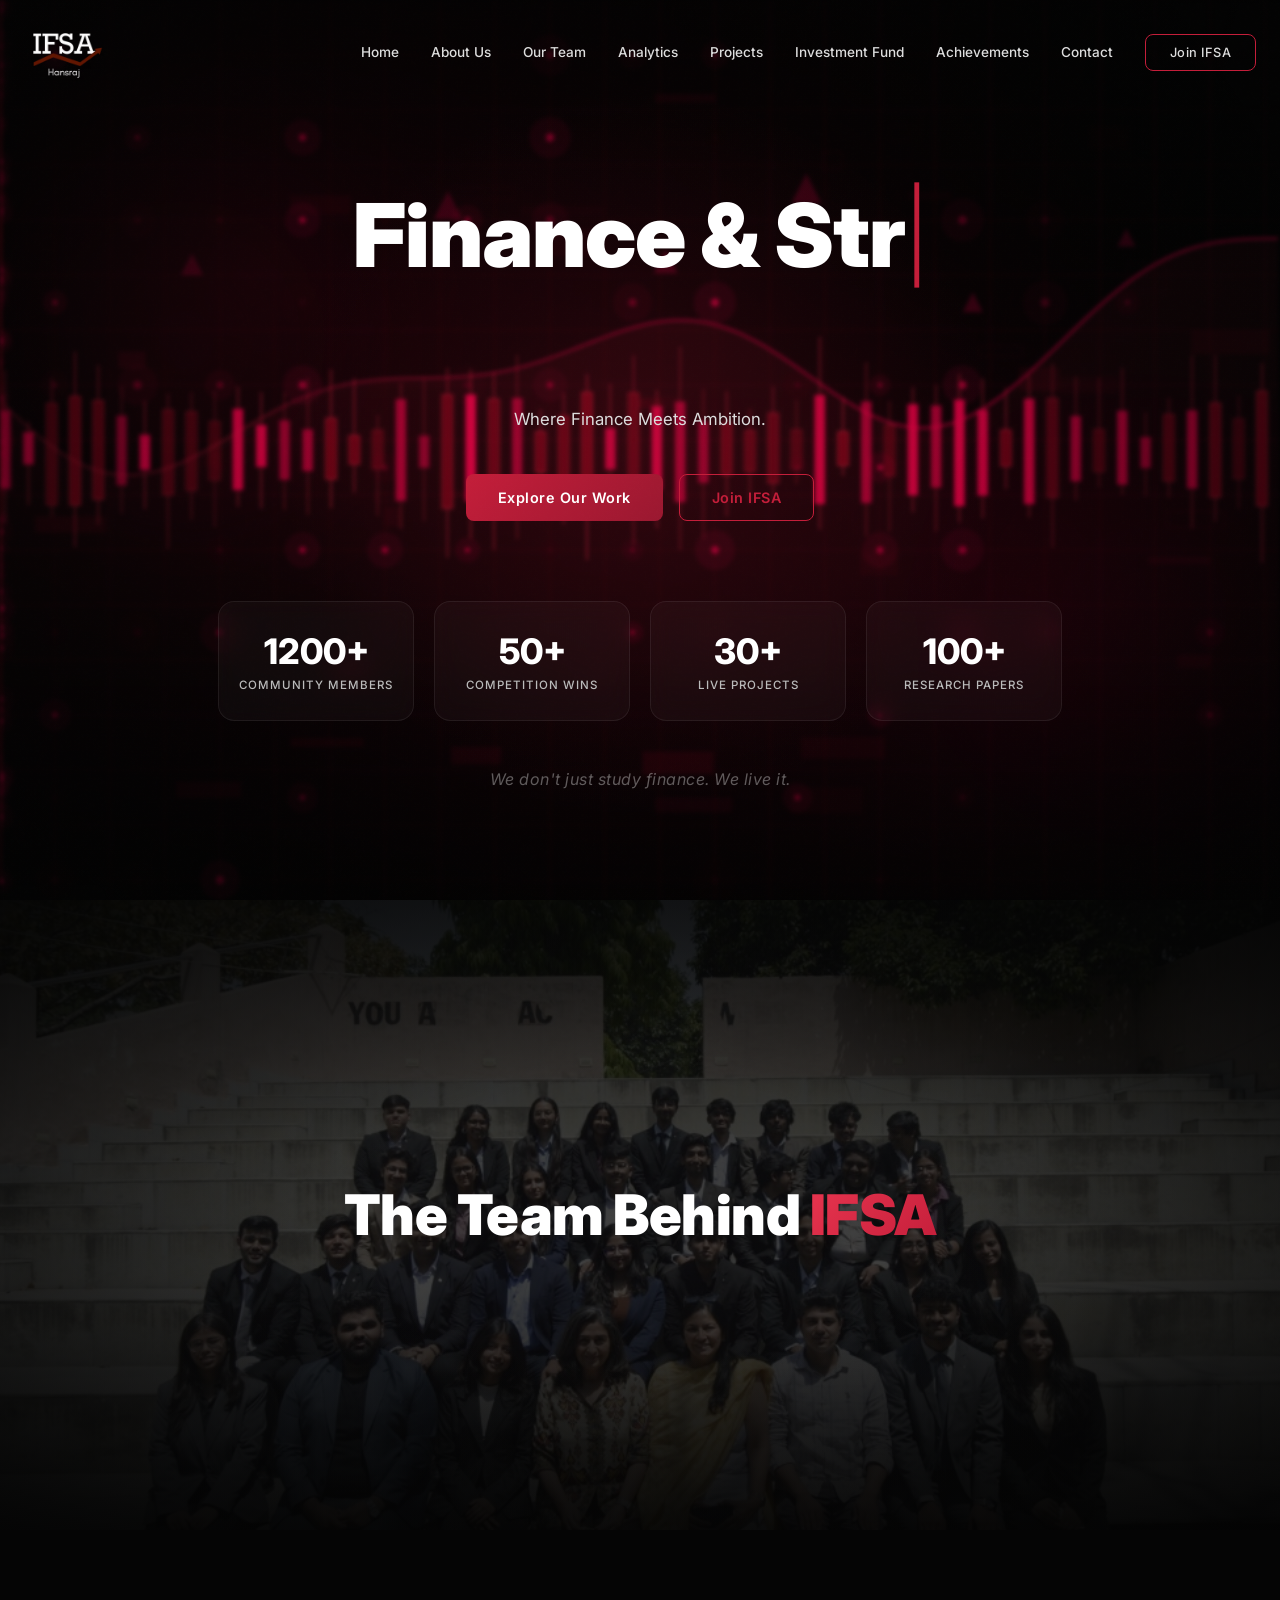
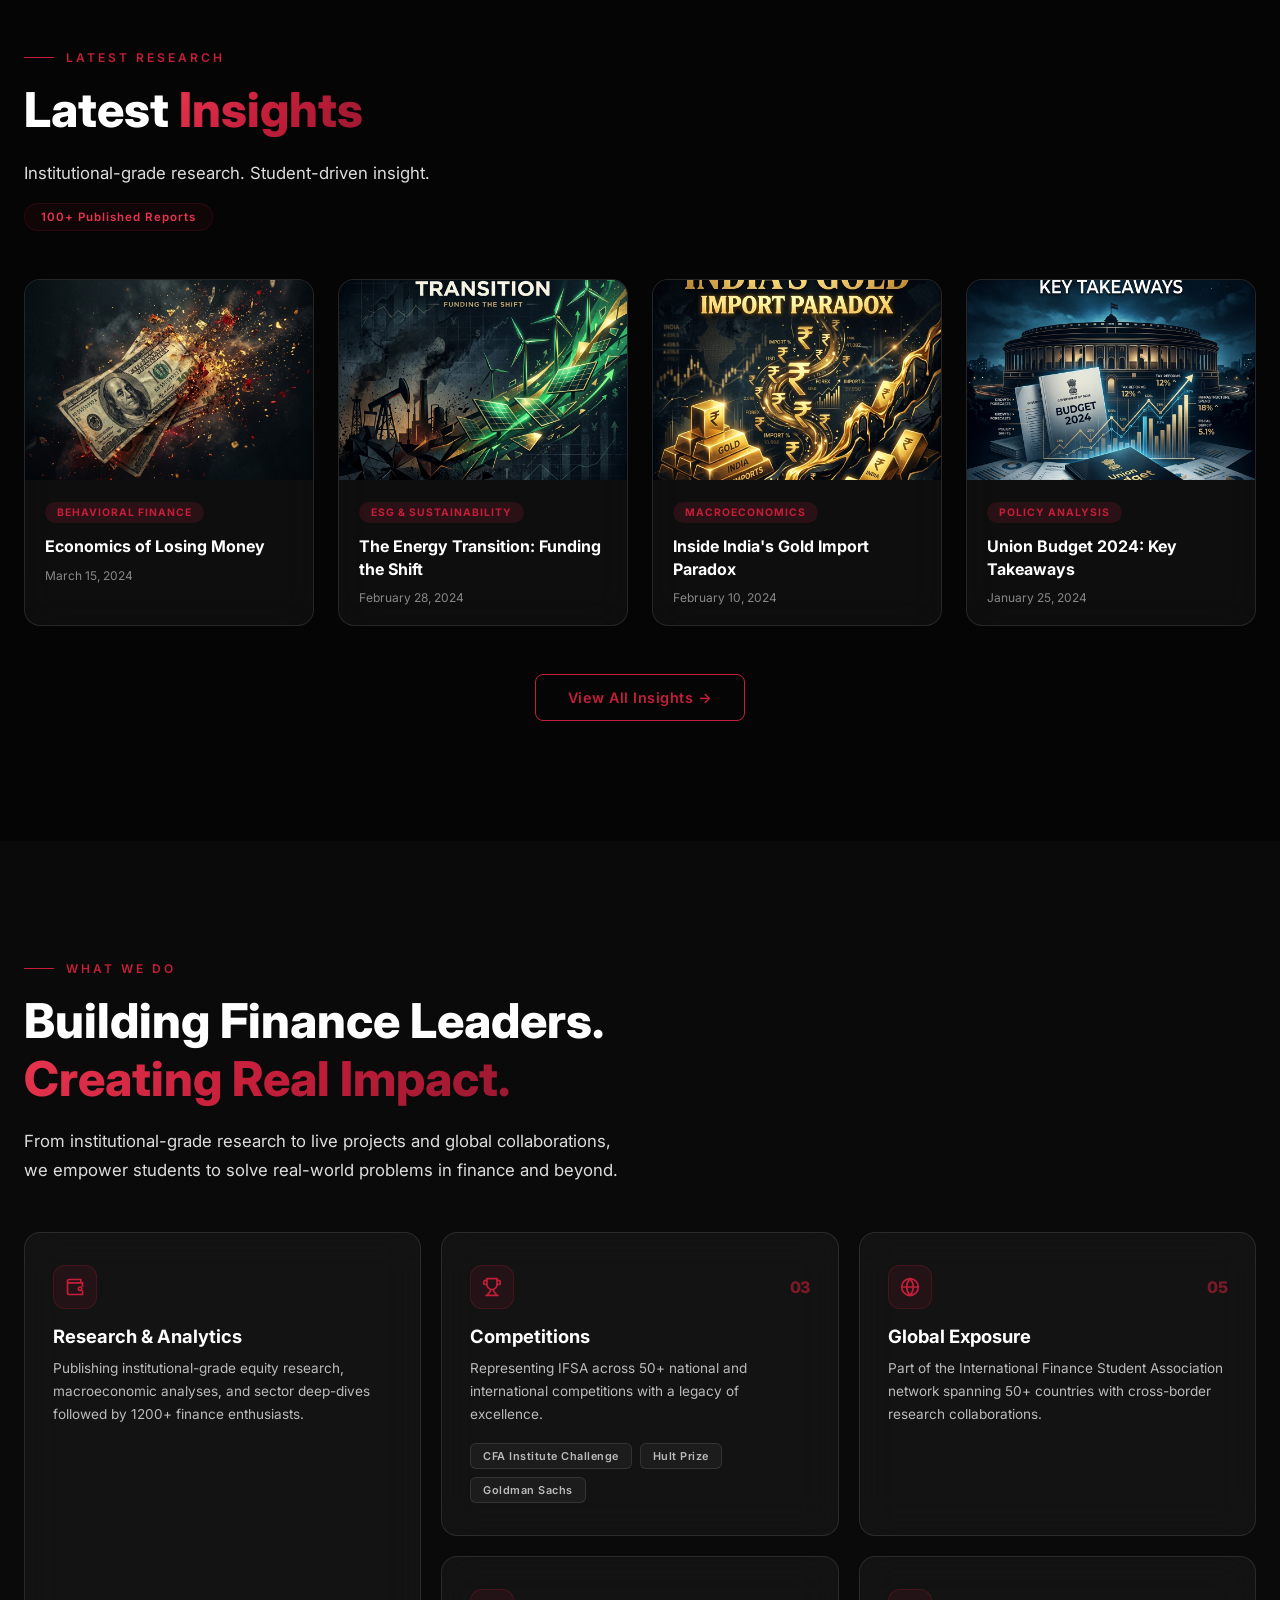
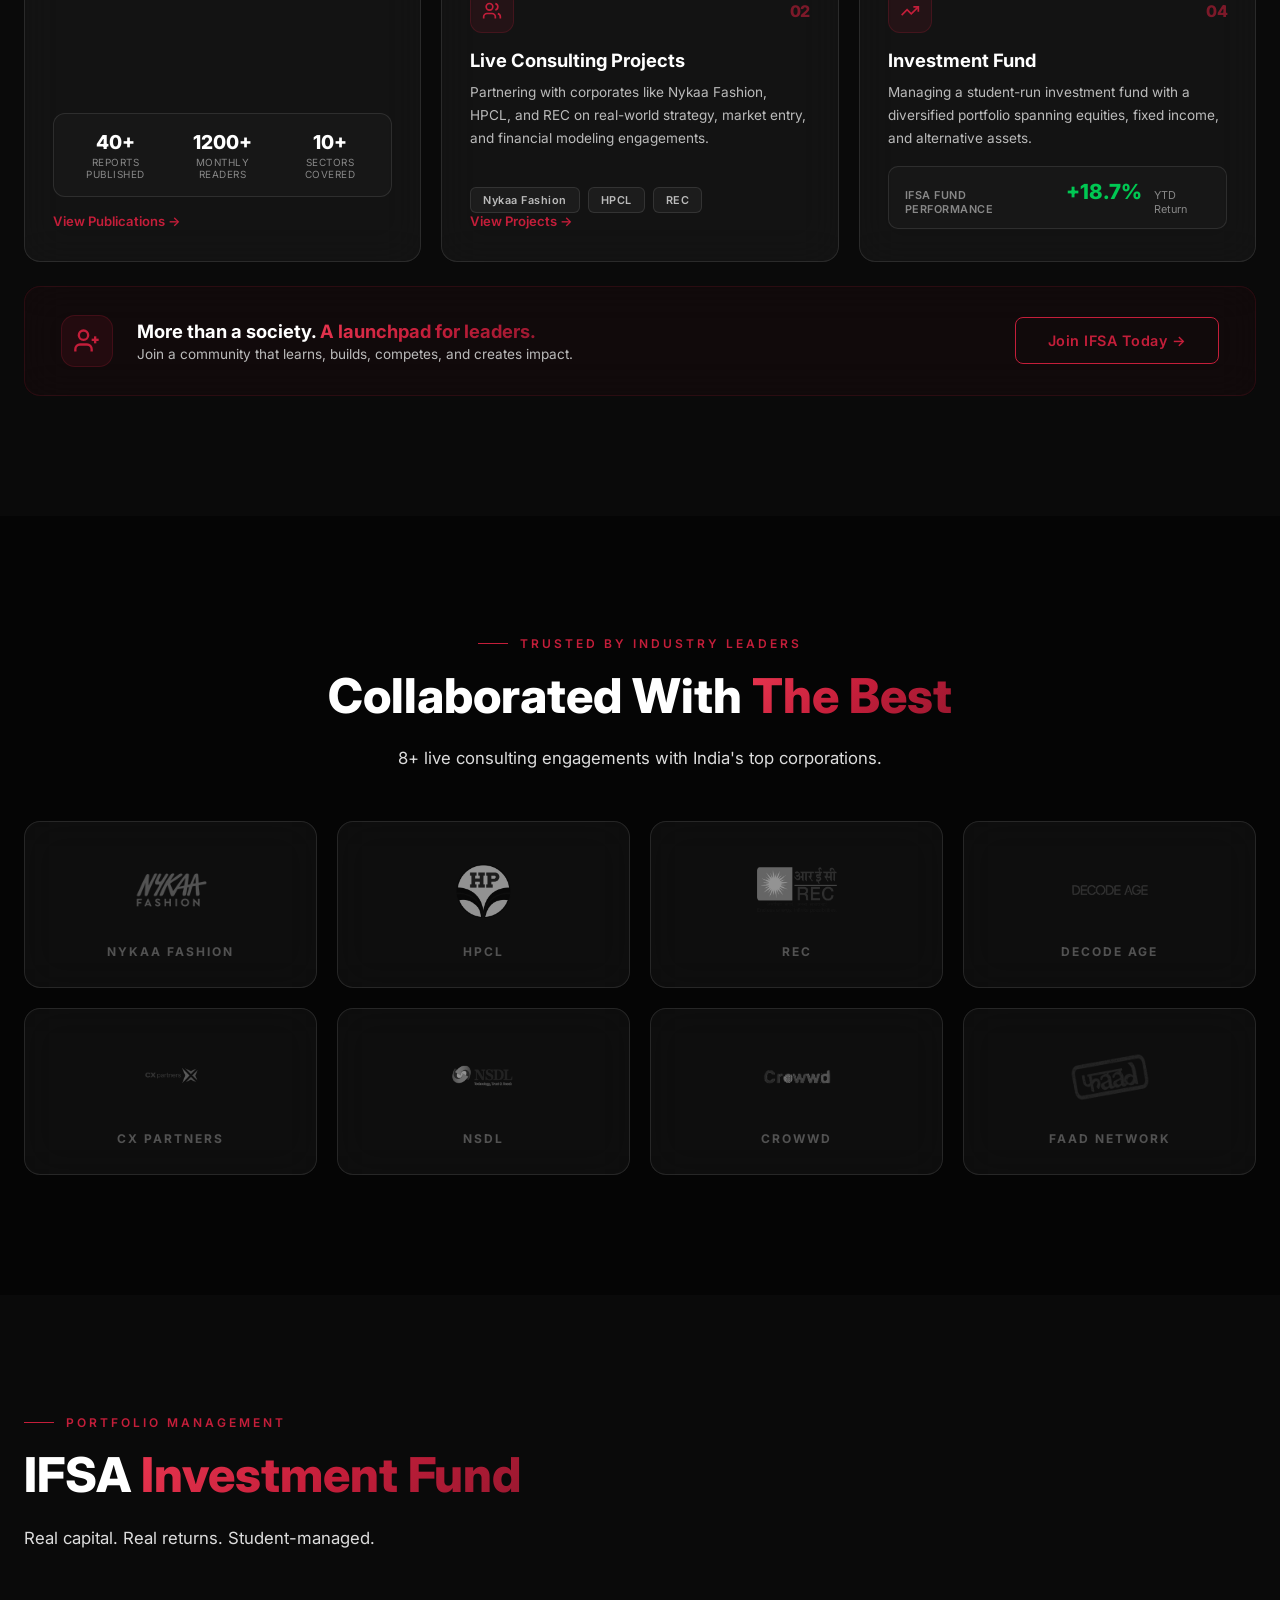
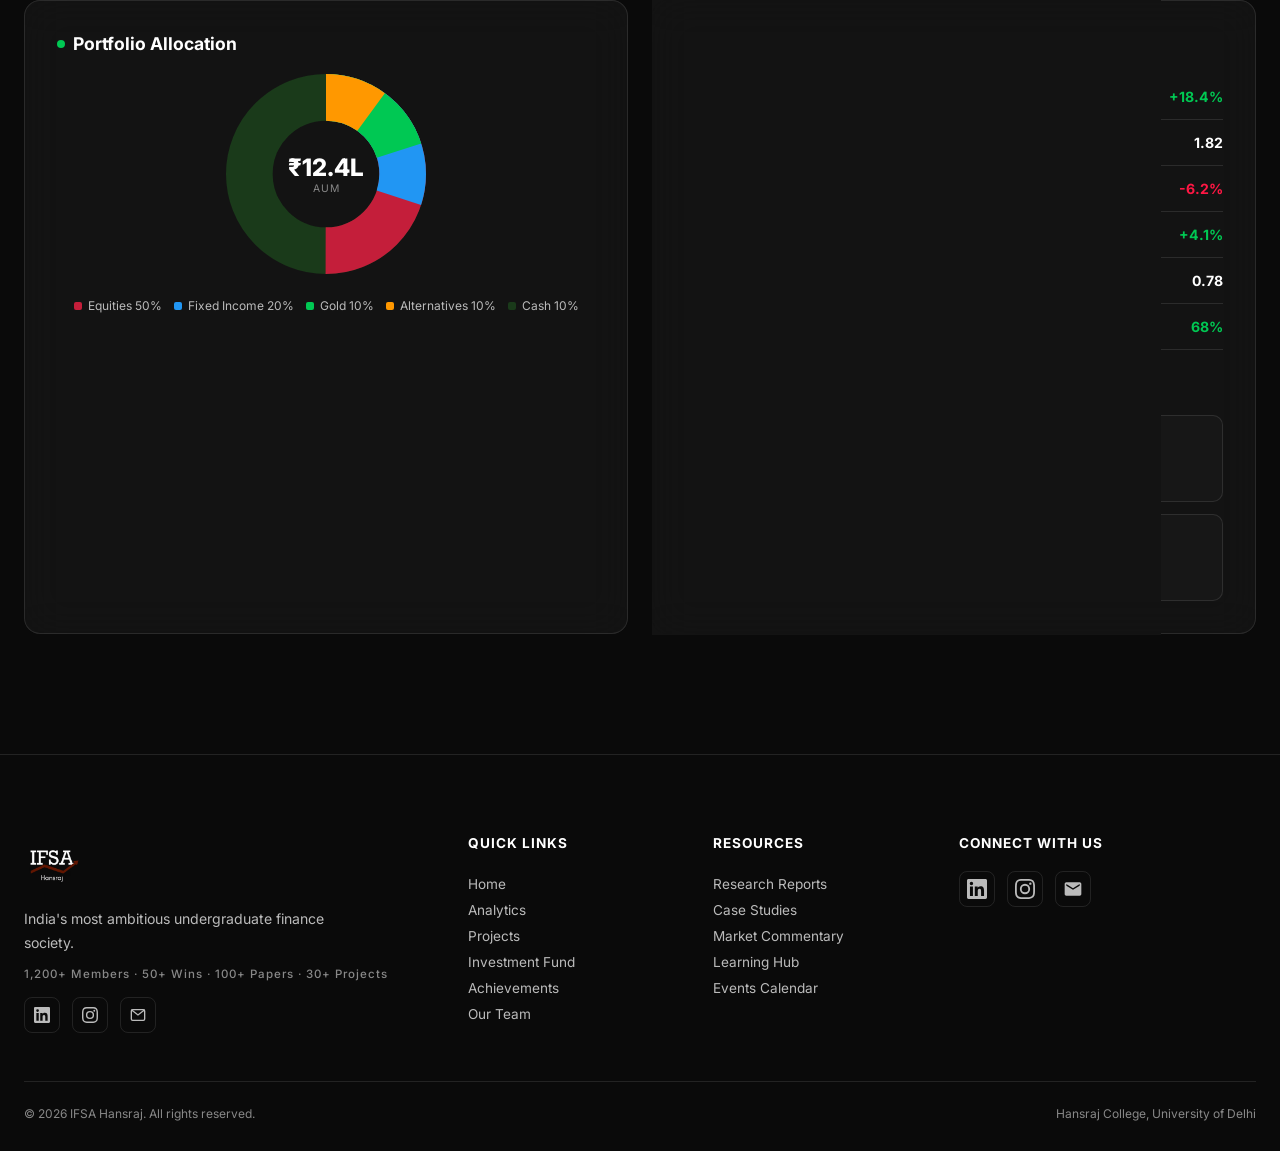
<file: index.html>
<!DOCTYPE html>
<html lang="en">
<head>
  <meta charset="UTF-8">
  <meta name="viewport" content="width=device-width, initial-scale=1.0">
  <title>IFSA Hansraj — India's Premier Undergraduate Finance Society</title>
  <meta name="description" content="IFSA Hansraj is a student-run organization at Hansraj College driving impact through research, consulting, and capital markets. Join India's next generation of finance leaders.">
  <meta name="keywords" content="IFSA, Hansraj College, finance, consulting, research, capital markets, student organization">
  <link rel="icon" type="image/png" href="images/ifsa-logo.png">
  <link rel="stylesheet" href="styles.css?v=3">
</head>
<body>

<!-- ========== NAVBAR ========== -->
<nav class="navbar" id="navbar">
  <div class="container">
    <a href="#" class="nav-logo">
      <div class="logo-icon"><img src="images/ifsa-logo.png" alt="IFSA Logo"></div>
    </a>
    <div class="nav-links">
      <a href="#hero">Home</a>
      <a href="about.html">About Us</a>
      <a href="team.html">Our Team</a>
      <a href="analytics.html">Analytics</a>
      <a href="projects.html">Projects</a>
      <a href="#fund">Investment Fund</a>
      <a href="achievements.html">Achievements</a>
      <a href="#contact">Contact</a>
      <a href="#join" class="btn-outline nav-cta"><span>Join IFSA</span></a>
    </div>

    <div class="mobile-toggle" id="mobileToggle" onclick="toggleMobile()">
      <span></span><span></span><span></span>
    </div>
  </div>
</nav>

<div class="mobile-menu" id="mobileMenu">
  <a href="#hero" onclick="closeMobile()">Home</a>
  <a href="about.html" onclick="closeMobile()">About Us</a>
  <a href="team.html">Our Team</a>
  <a href="analytics.html">IFSA Analytics</a>
  <a href="projects.html">Projects</a>
  <a href="#fund" onclick="closeMobile()">Investment Fund</a>
  <a href="achievements.html">Achievements</a>
  <a href="#contact" onclick="closeMobile()">Contact Us</a>
  <a href="#join" class="btn-outline" onclick="closeMobile()">Join IFSA</a>
</div>

<!-- ========== HERO ========== -->
<section class="hero" id="hero">
  <canvas id="heroCanvas"></canvas>
  <div class="hero-vignette"></div>
  <div id="heroGlow" class="hero-glow"></div>
  <div class="hero-orb hero-orb-1"></div>
  <div class="hero-orb hero-orb-2"></div>


  <div class="container hero-content">
    <div class="hero-center">
      <h1 class="hero-headline fade-up stagger-1"><span id="typewriter"></span><span class="type-cursor">|</span></h1>
      <p class="hero-desc fade-up stagger-2">Where Finance Meets Ambition.</p>
      <div class="hero-buttons fade-up stagger-3">
        <a href="#whatwedo" class="btn-gold"><span>Explore Our Work</span></a>
        <a href="#join" class="btn-outline"><span>Join IFSA</span></a>
      </div>
    </div>

    <div class="stats-row fade-up stagger-4">
      <div class="stat-card">
        <div class="stat-number" data-target="1200">0</div>
        <div class="stat-label">Community Members</div>
      </div>
      <div class="stat-card">
        <div class="stat-number" data-target="50">0</div>
        <div class="stat-label">Competition Wins</div>
      </div>
      <div class="stat-card">
        <div class="stat-number" data-target="30">0</div>
        <div class="stat-label">Live Projects</div>
      </div>
      <div class="stat-card">
        <div class="stat-number" data-target="100">0</div>
        <div class="stat-label">Research Papers</div>
      </div>
    </div>

    <p class="hero-manifesto fade-up stagger-5">We don't just study finance. We live it.</p>
  </div>
</section>


<!-- ========== TEAM SHOWCASE ========== -->
<section class="team-showcase" id="team-showcase">
  <div class="team-image-wrap fade-in">
    <img src="images/hero.png" alt="IFSA Hansraj Team" class="team-hero-img">
    <div class="team-image-overlay">
      <h2>The Team Behind <span class="highlight">IFSA</span></h2>
    </div>
  </div>
</section>

<!-- ========== LATEST INSIGHTS ========== -->
<section class="section-padding" id="insights">
  <div class="container">
    <div class="fade-up">
      <div class="section-label">Latest Research</div>
      <h2 class="section-title">Latest <span class="gold-text">Insights</span></h2>
      <p class="section-subtitle">Institutional-grade research. Student-driven insight.</p>
      <div class="proof-badge fade-up">100+ Published Reports</div>
    </div>
    <div class="insights-grid">
      <div class="glass-card insight-card fade-up stagger-1">
        <div class="card-img"><img src="images/insight-economics.png" alt="Economics of Losing Money"></div>
        <div class="card-body">
          <span class="insight-tag">Behavioral Finance</span>
          <h3>Economics of Losing Money</h3>
          <p class="date">March 15, 2024</p>
        </div>
      </div>
      <div class="glass-card insight-card fade-up stagger-2">
        <div class="card-img"><img src="images/insight-energy.png" alt="The Energy Transition"></div>
        <div class="card-body">
          <span class="insight-tag">ESG & Sustainability</span>
          <h3>The Energy Transition: Funding the Shift</h3>
          <p class="date">February 28, 2024</p>
        </div>
      </div>
      <div class="glass-card insight-card fade-up stagger-3">
        <div class="card-img"><img src="images/insight-gold.png" alt="India's Gold Import Paradox"></div>
        <div class="card-body">
          <span class="insight-tag">Macroeconomics</span>
          <h3>Inside India's Gold Import Paradox</h3>
          <p class="date">February 10, 2024</p>
        </div>
      </div>
      <div class="glass-card insight-card fade-up stagger-4">
        <div class="card-img"><img src="images/insight-budget.png" alt="Union Budget 2024"></div>
        <div class="card-body">
          <span class="insight-tag">Policy Analysis</span>
          <h3>Union Budget 2024: Key Takeaways</h3>
          <p class="date">January 25, 2024</p>
        </div>
      </div>
    </div>
    <div class="insights-cta fade-up">
      <a href="analytics.html" class="btn-outline"><span>View All Insights →</span></a>
    </div>
  </div>
</section>

<!-- ========== WHAT WE DO (Bento Grid) ========== -->
<section class="section-padding" id="whatwedo" style="background: var(--dark-900);">
  <div class="container">
    <div class="fade-up" style="margin-bottom: 12px;">
      <div class="section-label">What We Do</div>
      <h2 class="section-title">Building Finance Leaders.<br><span class="gold-text">Creating Real Impact.</span></h2>
      <p class="section-subtitle">From institutional-grade research to live projects and global collaborations, we empower students to solve real-world problems in finance and beyond.</p>
    </div>
    <div class="bento-grid">
      <!-- 01 Research & Analytics (large) -->
      <div class="glass-card bento-card bento-large fade-up stagger-1">
        <div class="bento-header">
          <div class="bento-icon-wrap"><svg width="20" height="20" viewBox="0 0 24 24" fill="none" stroke="var(--gold)" stroke-width="2"><path d="M21 12V7H5a2 2 0 010-4h14v4"/><path d="M3 5v14a2 2 0 002 2h16v-5"/><path d="M18 12a2 2 0 100 4 2 2 0 000-4z"/></svg></div>
        </div>
        <h3>Research & Analytics</h3>
        <p>Publishing institutional-grade equity research, macroeconomic analyses, and sector deep-dives followed by 1200+ finance enthusiasts.</p>
        <div class="bento-mini-stats">
          <div class="bento-mini-stat"><span class="bms-num">40+</span><span class="bms-label">Reports Published</span></div>
          <div class="bento-mini-stat"><span class="bms-num">1200+</span><span class="bms-label">Monthly Readers</span></div>
          <div class="bento-mini-stat"><span class="bms-num">10+</span><span class="bms-label">Sectors Covered</span></div>
        </div>
        <a href="analytics.html" class="bento-link">View Publications →</a>
      </div>

      <!-- 02 Competitions -->
      <div class="glass-card bento-card fade-up stagger-2">
        <div class="bento-header">
          <div class="bento-icon-wrap"><svg width="20" height="20" viewBox="0 0 24 24" fill="none" stroke="var(--gold)" stroke-width="2"><path d="M6 9H4.5a2.5 2.5 0 010-5H6"/><path d="M18 9h1.5a2.5 2.5 0 000-5H18"/><path d="M4 22h16"/><path d="M10 14.66V17c0 .55-.47.98-.97 1.21C7.85 18.75 7 20 7 22"/><path d="M14 14.66V17c0 .55.47.98.97 1.21C16.15 18.75 17 20 17 22"/><path d="M18 2H6v7a6 6 0 1012 0V2z"/></svg></div>
          <span class="bento-num">03</span>
        </div>
        <h3>Competitions</h3>
        <p>Representing IFSA across 50+ national and international competitions with a legacy of excellence.</p>
        <div class="bento-partner-logos">
          <span class="bento-partner">CFA Institute Challenge</span>
          <span class="bento-partner">Hult Prize</span>
          <span class="bento-partner">Goldman Sachs</span>
        </div>
      </div>

      <!-- 03 Global Exposure -->
      <div class="glass-card bento-card fade-up stagger-3">
        <div class="bento-header">
          <div class="bento-icon-wrap"><svg width="20" height="20" viewBox="0 0 24 24" fill="none" stroke="var(--gold)" stroke-width="2"><circle cx="12" cy="12" r="10"/><path d="M2 12h20"/><path d="M12 2a15.3 15.3 0 014 10 15.3 15.3 0 01-4 10 15.3 15.3 0 01-4-10 15.3 15.3 0 014-10z"/></svg></div>
          <span class="bento-num">05</span>
        </div>
        <h3>Global Exposure</h3>
        <p>Part of the International Finance Student Association network spanning 50+ countries with cross-border research collaborations.</p>
      </div>

      <!-- 04 Live Consulting -->
      <div class="glass-card bento-card fade-up stagger-4">
        <div class="bento-header">
          <div class="bento-icon-wrap"><svg width="20" height="20" viewBox="0 0 24 24" fill="none" stroke="var(--gold)" stroke-width="2"><path d="M16 21v-2a4 4 0 00-4-4H6a4 4 0 00-4 4v2"/><circle cx="9" cy="7" r="4"/><path d="M22 21v-2a4 4 0 00-3-3.87"/><path d="M16 3.13a4 4 0 010 7.75"/></svg></div>
          <span class="bento-num">02</span>
        </div>
        <h3>Live Consulting Projects</h3>
        <p>Partnering with corporates like Nykaa Fashion, HPCL, and REC on real-world strategy, market entry, and financial modeling engagements.</p>
        <div class="bento-partner-logos">
          <span class="bento-partner">Nykaa Fashion</span>
          <span class="bento-partner">HPCL</span>
          <span class="bento-partner">REC</span>
        </div>
        <a href="projects.html" class="bento-link">View Projects →</a>
      </div>

      <!-- 05 Investment Fund -->
      <div class="glass-card bento-card fade-up stagger-5">
        <div class="bento-header">
          <div class="bento-icon-wrap"><svg width="20" height="20" viewBox="0 0 24 24" fill="none" stroke="var(--gold)" stroke-width="2"><polyline points="22 7 13.5 15.5 8.5 10.5 2 17"/><polyline points="16 7 22 7 22 13"/></svg></div>
          <span class="bento-num">04</span>
        </div>
        <h3>Investment Fund</h3>
        <p>Managing a student-run investment fund with a diversified portfolio spanning equities, fixed income, and alternative assets.</p>
        <div class="bento-fund-preview">
          <span class="bfp-label">IFSA Fund Performance</span>
          <span class="bfp-value green">+18.7%</span>
          <span class="bfp-sub">YTD Return</span>
        </div>
      </div>
    </div>

    <!-- CTA -->
    <div class="bento-cta fade-up">
      <div class="bento-cta-inner glass-card">
        <div class="bento-cta-icon"><svg width="28" height="28" viewBox="0 0 24 24" fill="none" stroke="var(--gold)" stroke-width="2"><path d="M16 21v-2a4 4 0 00-4-4H6a4 4 0 00-4 4v2"/><circle cx="9" cy="7" r="4"/><line x1="19" y1="8" x2="19" y2="14"/><line x1="22" y1="11" x2="16" y2="11"/></svg></div>
        <div class="bento-cta-text">
          <h3>More than a society. <span class="gold-text">A launchpad for leaders.</span></h3>
          <p>Join a community that learns, builds, competes, and creates impact.</p>
        </div>
        <a href="#join" class="btn-outline"><span>Join IFSA Today →</span></a>
      </div>
    </div>
  </div>
</section>

<!-- ========== CLIENTS ========== -->
<section class="section-padding" id="clients">
  <div class="container">
    <div style="text-align:center;">
      <div class="section-label" style="justify-content:center;">Trusted By Industry Leaders</div>
      <h2 class="section-title">Collaborated With <span class="gold-text">The Best</span></h2>
      <p class="section-subtitle" style="margin:0 auto;">8+ live consulting engagements with India's top corporations.</p>
    </div>
    <div class="clients-grid">
      <div class="glass-card client-card"><img src="images/logos/nykaa-fashion.png" alt="Nykaa Fashion" class="client-logo"><span>Nykaa Fashion</span></div>
      <div class="glass-card client-card"><img src="images/logos/hpcl.png" alt="HPCL" class="client-logo"><span>HPCL</span></div>
      <div class="glass-card client-card"><img src="images/logos/rec.png" alt="REC" class="client-logo"><span>REC</span></div>
      <div class="glass-card client-card"><img src="images/logos/decode-age.png" alt="Decode Age" class="client-logo"><span>Decode Age</span></div>
      <div class="glass-card client-card"><img src="images/logos/cx-partners.png" alt="CX Partners" class="client-logo"><span>CX Partners</span></div>
      <div class="glass-card client-card"><img src="images/logos/nsdl.png" alt="NSDL" class="client-logo"><span>NSDL</span></div>
      <div class="glass-card client-card"><img src="images/logos/crowwd.png" alt="Crowwd" class="client-logo"><span>Crowwd</span></div>
      <div class="glass-card client-card"><img src="images/logos/faad-network.png" alt="FAAD Network" class="client-logo"><span>FAAD Network</span></div>
    </div>
  </div>
</section>

<!-- ========== INVESTMENT FUND ========== -->
<section class="section-padding" id="fund" style="background: var(--dark-900);">
  <div class="container">
    <div class="fade-up">
      <div class="section-label">Portfolio Management</div>
      <h2 class="section-title">IFSA <span class="gold-text">Investment Fund</span></h2>
      <p class="section-subtitle">Real capital. Real returns. Student-managed.</p>
    </div>
    <div class="fund-grid">
      <div class="glass-card fund-panel fade-up stagger-1">
        <h3><span class="dot"></span> Portfolio Allocation</h3>
        <div class="donut-chart">
          <svg viewBox="0 0 120 120">
            <circle cx="60" cy="60" r="46" stroke="#1a3a1a" stroke-dasharray="289" stroke-dashoffset="0"/>
            <circle cx="60" cy="60" r="46" stroke="#C41E3A" stroke-dasharray="289" stroke-dashoffset="144.5"/>
            <circle cx="60" cy="60" r="46" stroke="#2196F3" stroke-dasharray="289" stroke-dashoffset="202.3"/>
            <circle cx="60" cy="60" r="46" stroke="#00C853" stroke-dasharray="289" stroke-dashoffset="231.2"/>
            <circle cx="60" cy="60" r="46" stroke="#FF9800" stroke-dasharray="289" stroke-dashoffset="260.1"/>
          </svg>
          <div class="donut-center">
            <span class="value">₹12.4L</span>
            <span class="label">AUM</span>
          </div>
        </div>
        <div class="chart-legend">
          <div class="legend-item"><span class="legend-dot" style="background:#C41E3A"></span>Equities 50%</div>
          <div class="legend-item"><span class="legend-dot" style="background:#2196F3"></span>Fixed Income 20%</div>
          <div class="legend-item"><span class="legend-dot" style="background:#00C853"></span>Gold 10%</div>
          <div class="legend-item"><span class="legend-dot" style="background:#FF9800"></span>Alternatives 10%</div>
          <div class="legend-item"><span class="legend-dot" style="background:#1a3a1a"></span>Cash 10%</div>
        </div>
      </div>
      <div class="glass-card fund-panel fade-up stagger-2">
        <h3><span class="dot"></span> Performance Metrics</h3>
        <div class="metric-row"><span class="metric-label">YTD Return</span><span class="metric-value green">+18.4%</span></div>
        <div class="metric-row"><span class="metric-label">Sharpe Ratio</span><span class="metric-value">1.82</span></div>
        <div class="metric-row"><span class="metric-label">Max Drawdown</span><span class="metric-value red">-6.2%</span></div>
        <div class="metric-row"><span class="metric-label">Alpha (vs Nifty 50)</span><span class="metric-value green">+4.1%</span></div>
        <div class="metric-row"><span class="metric-label">Beta</span><span class="metric-value">0.78</span></div>
        <div class="metric-row"><span class="metric-label">Win Rate</span><span class="metric-value green">68%</span></div>
        <h3 style="margin-top: 24px;"><span class="dot"></span> Top Holdings</h3>
        <div class="stock-cards">
          <div class="stock-card">
            <div class="ticker">HDFCBANK</div>
            <div class="company">HDFC Bank Ltd.</div>
            <div class="change up">▲ +12.3%</div>
          </div>
          <div class="stock-card">
            <div class="ticker">RELIANCE</div>
            <div class="company">Reliance Industries</div>
            <div class="change up">▲ +8.7%</div>
          </div>
          <div class="stock-card">
            <div class="ticker">TCS</div>
            <div class="company">Tata Consultancy</div>
            <div class="change down">▼ -2.1%</div>
          </div>
          <div class="stock-card">
            <div class="ticker">INFY</div>
            <div class="company">Infosys Ltd.</div>
            <div class="change up">▲ +5.4%</div>
          </div>
        </div>
      </div>
    </div>
  </div>
</section>

<!-- ========== FOOTER ========== -->
<footer class="footer" id="contact">
  <div class="container">
    <div class="footer-grid">
      <div class="footer-brand">
        <a href="#" class="nav-logo" style="font-size:1.5rem;">
          <div class="logo-icon" style="width:56px;height:56px;"><img src="images/ifsa-logo.png" alt="IFSA Logo"></div>
        </a>
        <p>India's most ambitious undergraduate finance society.</p>
        <div class="footer-proof">1,200+ Members · 50+ Wins · 100+ Papers · 30+ Projects</div>
        <div class="footer-social">
          <a href="https://www.linkedin.com/company/ifsa-network-hansraj-college/" target="_blank" rel="noopener" aria-label="LinkedIn"><svg width="16" height="16" viewBox="0 0 24 24" fill="currentColor"><path d="M20.447 20.452h-3.554v-5.569c0-1.328-.027-3.037-1.852-3.037-1.853 0-2.136 1.445-2.136 2.939v5.667H9.351V9h3.414v1.561h.046c.477-.9 1.637-1.85 3.37-1.85 3.601 0 4.267 2.37 4.267 5.455v6.286zM5.337 7.433a2.062 2.062 0 01-2.063-2.065 2.064 2.064 0 112.063 2.065zm1.782 13.019H3.555V9h3.564v11.452zM22.225 0H1.771C.792 0 0 .774 0 1.729v20.542C0 23.227.792 24 1.771 24h20.451C23.2 24 24 23.227 24 22.271V1.729C24 .774 23.2 0 22.222 0h.003z"/></svg></a>
          <a href="https://www.instagram.com/ifsa.hansraj/" target="_blank" rel="noopener" aria-label="Instagram"><svg width="16" height="16" viewBox="0 0 24 24" fill="currentColor"><path d="M12 2.163c3.204 0 3.584.012 4.85.07 3.252.148 4.771 1.691 4.919 4.919.058 1.265.069 1.645.069 4.849 0 3.205-.012 3.584-.069 4.849-.149 3.225-1.664 4.771-4.919 4.919-1.266.058-1.644.07-4.85.07-3.204 0-3.584-.012-4.849-.07-3.26-.149-4.771-1.699-4.919-4.92-.058-1.265-.07-1.644-.07-4.849 0-3.204.013-3.583.07-4.849.149-3.227 1.664-4.771 4.919-4.919 1.266-.057 1.645-.069 4.849-.069zM12 0C8.741 0 8.333.014 7.053.072 2.695.272.273 2.69.073 7.052.014 8.333 0 8.741 0 12c0 3.259.014 3.668.072 4.948.2 4.358 2.618 6.78 6.98 6.98C8.333 23.986 8.741 24 12 24c3.259 0 3.668-.014 4.948-.072 4.354-.2 6.782-2.618 6.979-6.98.059-1.28.073-1.689.073-4.948 0-3.259-.014-3.667-.072-4.947-.196-4.354-2.617-6.78-6.979-6.98C15.668.014 15.259 0 12 0zm0 5.838a6.162 6.162 0 100 12.324 6.162 6.162 0 000-12.324zM12 16a4 4 0 110-8 4 4 0 010 8zm6.406-11.845a1.44 1.44 0 100 2.881 1.44 1.44 0 000-2.881z"/></svg></a>
          <a href="mailto:hansraj@ifsa-network.com" aria-label="Email"><svg width="16" height="16" viewBox="0 0 24 24" fill="none" stroke="currentColor" stroke-width="2"><rect x="2" y="4" width="20" height="16" rx="2"/><path d="M22 4l-10 8L2 4"/></svg></a>
        </div>
      </div>
      <div class="footer-col">
        <h4>Quick Links</h4>
        <a href="#hero">Home</a>
        <a href="analytics.html">Analytics</a>
        <a href="projects.html">Projects</a>
        <a href="#fund">Investment Fund</a>
        <a href="achievements.html">Achievements</a>
        <a href="team.html">Our Team</a>
      </div>
      <div class="footer-col">
        <h4>Resources</h4>
        <a href="#">Research Reports</a>
        <a href="#">Case Studies</a>
        <a href="#">Market Commentary</a>
        <a href="#">Learning Hub</a>
        <a href="#">Events Calendar</a>
      </div>
      <div class="footer-col" id="join">
        <h4>Connect With Us</h4>
        <div class="footer-social">
          <a href="https://www.linkedin.com/company/ifsa-network-hansraj-college/" target="_blank" aria-label="LinkedIn"><svg width="20" height="20" viewBox="0 0 24 24" fill="currentColor"><path d="M20.447 20.452h-3.554v-5.569c0-1.328-.027-3.037-1.852-3.037-1.853 0-2.136 1.445-2.136 2.939v5.667H9.351V9h3.414v1.561h.046c.477-.9 1.637-1.85 3.37-1.85 3.601 0 4.267 2.37 4.267 5.455v6.286zM5.337 7.433a2.062 2.062 0 01-2.063-2.065 2.064 2.064 0 112.063 2.065zm1.782 13.019H3.555V9h3.564v11.452zM22.225 0H1.771C.792 0 0 .774 0 1.729v20.542C0 23.227.792 24 1.771 24h20.451C23.2 24 24 23.227 24 22.271V1.729C24 .774 23.2 0 22.222 0h.003z"/></svg></a>
          <a href="https://www.instagram.com/ifsa.hansraj/" target="_blank" aria-label="Instagram"><svg width="20" height="20" viewBox="0 0 24 24" fill="currentColor"><path d="M12 2.163c3.204 0 3.584.012 4.85.07 3.252.148 4.771 1.691 4.919 4.919.058 1.265.069 1.645.069 4.849 0 3.205-.012 3.584-.069 4.849-.149 3.225-1.664 4.771-4.919 4.919-1.266.058-1.644.07-4.85.07-3.204 0-3.584-.012-4.849-.07-3.26-.149-4.771-1.699-4.919-4.92-.058-1.265-.07-1.644-.07-4.849 0-3.204.013-3.583.07-4.849.149-3.227 1.664-4.771 4.919-4.919 1.266-.057 1.645-.069 4.849-.069zM12 0C8.741 0 8.333.014 7.053.072 2.695.272.273 2.69.073 7.052.014 8.333 0 8.741 0 12c0 3.259.014 3.668.072 4.948.2 4.358 2.618 6.78 6.98 6.98C8.333 23.986 8.741 24 12 24c3.259 0 3.668-.014 4.948-.072 4.354-.2 6.782-2.618 6.979-6.98.059-1.28.073-1.689.073-4.948 0-3.259-.014-3.667-.072-4.947-.196-4.354-2.617-6.78-6.979-6.98C15.668.014 15.259 0 12 0zm0 5.838a6.162 6.162 0 100 12.324 6.162 6.162 0 000-12.324zM12 16a4 4 0 110-8 4 4 0 010 8zm6.406-11.845a1.44 1.44 0 100 2.881 1.44 1.44 0 000-2.881z"/></svg></a>
          <a href="mailto:hansraj@ifsa-network.com" aria-label="Email"><svg width="20" height="20" viewBox="0 0 24 24" fill="currentColor"><path d="M20 4H4c-1.1 0-2 .9-2 2v12c0 1.1.9 2 2 2h16c1.1 0 2-.9 2-2V6c0-1.1-.9-2-2-2zm0 4l-8 5-8-5V6l8 5 8-5v2z"/></svg></a>
        </div>
      </div>
    </div>
    <div class="footer-bottom">
      <p>© 2024 IFSA Hansraj. All rights reserved.</p>
      <p>Hansraj College, University of Delhi</p>
    </div>

  </div>
</footer>

<!-- Scroll Progress Bar -->
<div class="scroll-progress" id="scrollProgress"></div>

<!-- ========== JAVASCRIPT ========== -->
<script src="content-loader.js?v=3"></script>
<script src="app.js?v=3"></script>

</body>
</html>
</file>
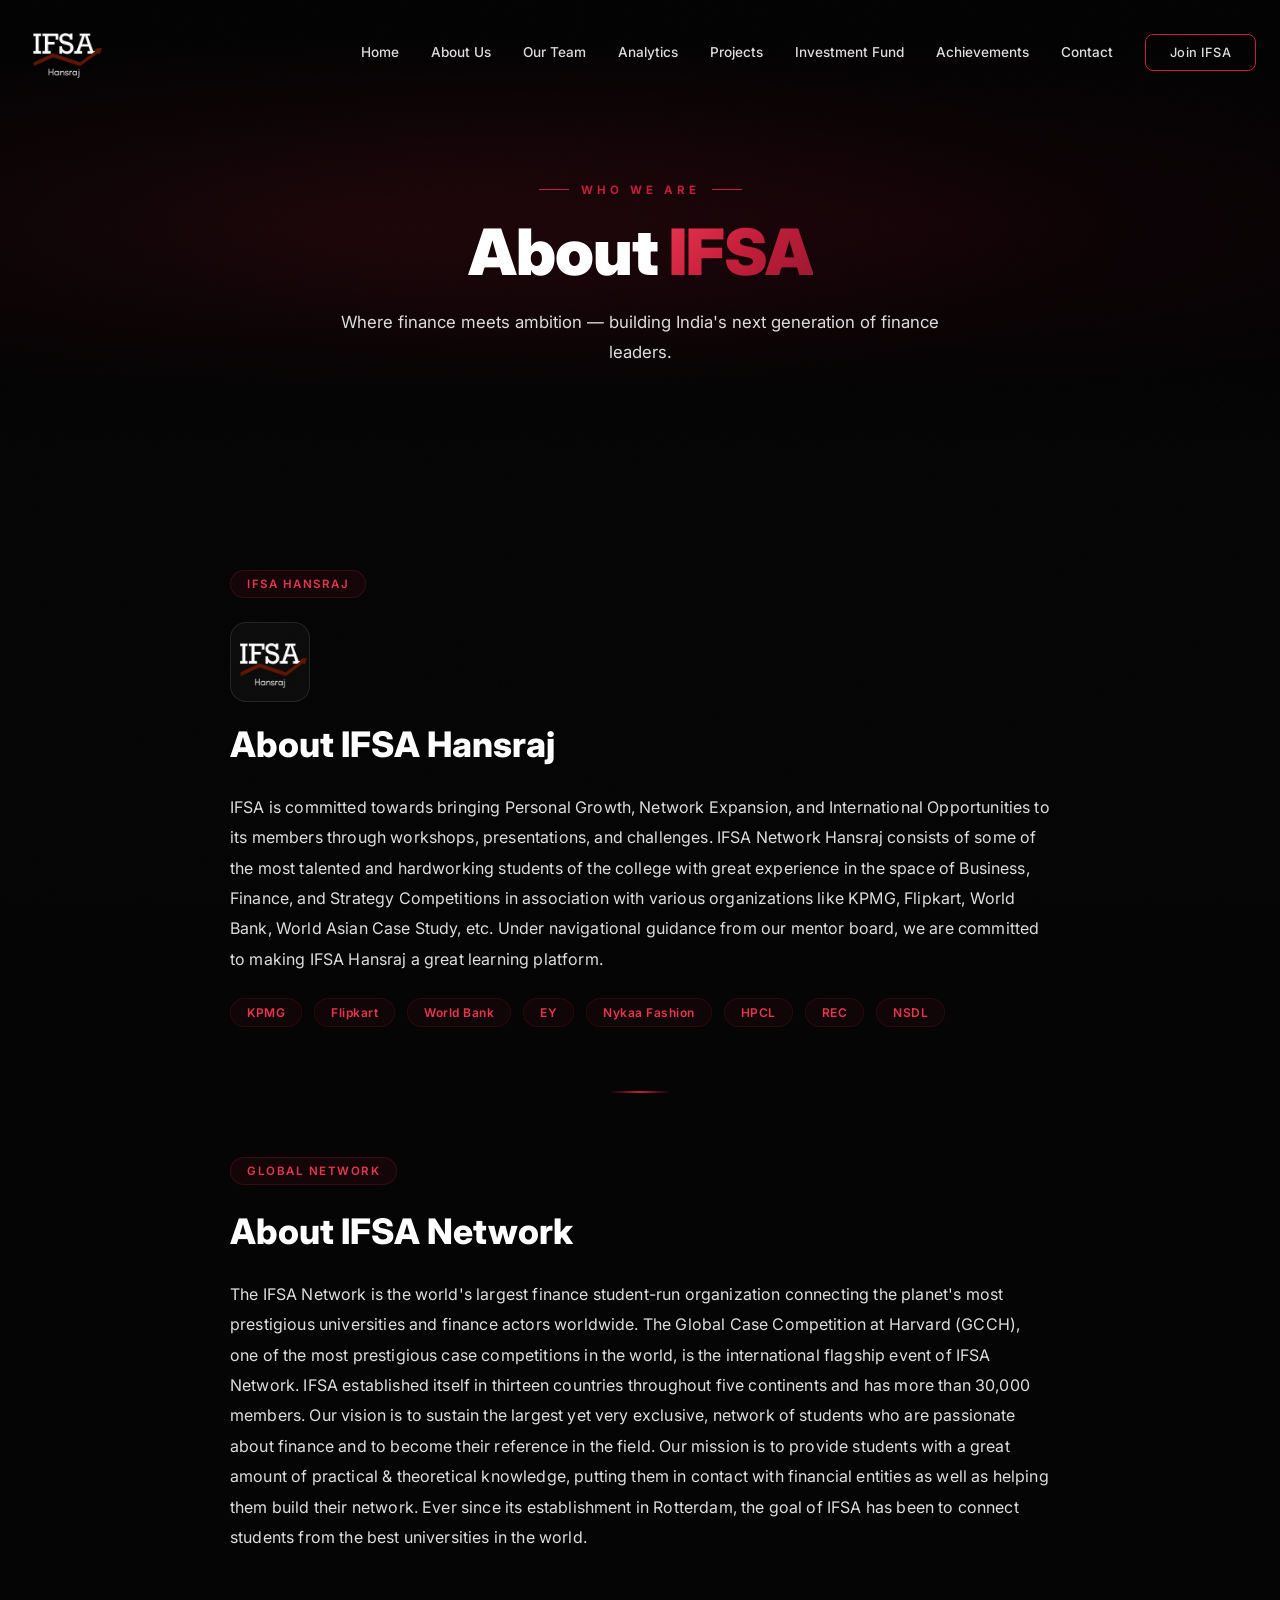
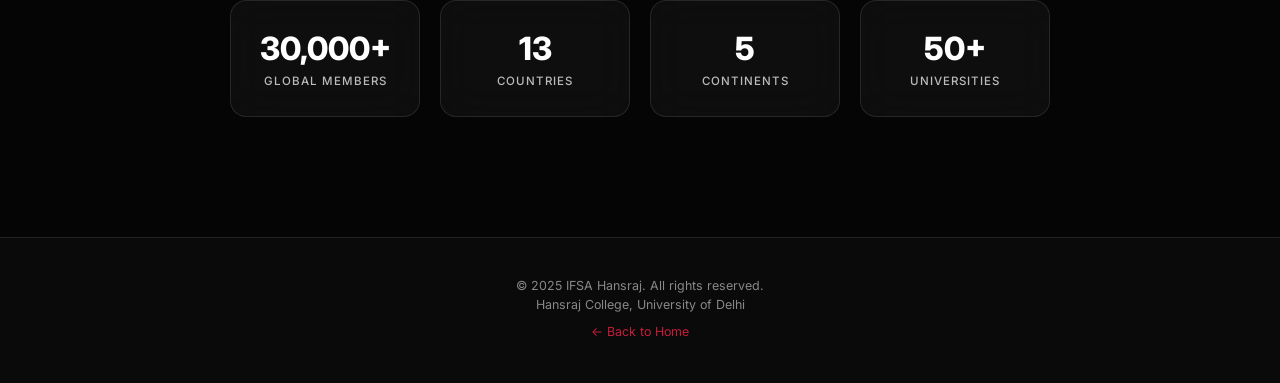
<file: about.html>
<!DOCTYPE html>
<html lang="en">
<head>
  <meta charset="UTF-8">
  <meta name="viewport" content="width=device-width, initial-scale=1.0">
  <title>About Us — IFSA Hansraj & IFSA Network</title>
  <meta name="description" content="Learn about IFSA Hansraj — India's premier undergraduate finance society — and the global IFSA Network spanning 13 countries and 30,000+ members.">
  <link rel="icon" type="image/png" href="images/ifsa-logo.png">
  <link rel="stylesheet" href="styles.css?v=3">
  <link rel="stylesheet" href="pages.css?v=3">
  <style>
    .about-section { max-width: 820px; margin: 0 auto; }
    .about-block { margin-bottom: 64px; }
    .about-block:last-child { margin-bottom: 0; }
    .about-org-label {
      display: inline-flex; align-items: center; gap: 10px;
      padding: 6px 16px; border-radius: 100px; margin-bottom: 24px;
      font-size: 0.72rem; font-weight: 600; letter-spacing: 1.5px; text-transform: uppercase;
      background: rgba(196,30,58,0.08); border: 1px solid rgba(196,30,58,0.2);
      color: var(--gold-light);
    }
    .about-org-logo {
      width: 80px; height: 80px; border-radius: 16px; overflow: hidden;
      margin-bottom: 20px; background: rgba(255,255,255,0.03);
      border: 1px solid var(--glass-border);
      display: flex; align-items: center; justify-content: center;
    }
    .about-org-logo img { width: 100%; height: 100%; object-fit: contain; }
    .about-title {
      font-size: clamp(1.6rem, 3vw, 2.2rem); font-weight: 800; color: #fff;
      line-height: 1.3; margin-bottom: 24px;
    }
    .about-text {
      font-size: 1rem; color: var(--dark-200); line-height: 1.9;
      letter-spacing: 0.01em;
    }
    .about-divider {
      width: 60px; height: 2px; margin: 64px auto;
      background: linear-gradient(90deg, transparent, var(--gold), transparent);
    }
    .about-stats {
      display: grid; grid-template-columns: repeat(4, 1fr); gap: 20px;
      margin-top: 48px;
    }
    .about-stat {
      text-align: center; padding: 28px 16px;
      background: var(--glass-bg); border: 1px solid var(--glass-border);
      border-radius: 16px;
    }
    .about-stat .num {
      font-size: 2rem; font-weight: 800; color: #fff; margin-bottom: 6px;
    }
    .about-stat .label {
      font-size: 0.72rem; color: var(--dark-300); font-weight: 500;
      letter-spacing: 1px; text-transform: uppercase;
    }
    .about-partners {
      display: flex; flex-wrap: wrap; gap: 12px; margin-top: 24px;
    }
    .about-partner-tag {
      padding: 6px 16px; border-radius: 100px; font-size: 0.75rem; font-weight: 600;
      background: rgba(196,30,58,0.06); border: 1px solid rgba(196,30,58,0.15);
      color: var(--gold-light); letter-spacing: 0.5px;
    }
    @media (max-width: 768px) {
      .about-stats { grid-template-columns: repeat(2, 1fr); }
    }
    @media (max-width: 480px) {
      .about-stats { grid-template-columns: 1fr 1fr; }
    }
  </style>
</head>
<body>

<!-- ========== NAVBAR ========== -->
<nav class="navbar" id="navbar">
  <div class="container">
    <a href="index.html" class="nav-logo">
      <div class="logo-icon"><img src="images/ifsa-logo.png" alt="IFSA Logo"></div>
    </a>
    <div class="nav-links">
      <a href="index.html#hero">Home</a>
      <a href="about.html" class="active">About Us</a>
      <a href="team.html">Our Team</a>
      <a href="analytics.html">Analytics</a>
      <a href="projects.html">Projects</a>
      <a href="index.html#fund">Investment Fund</a>
      <a href="achievements.html">Achievements</a>
      <a href="index.html#contact">Contact</a>
      <a href="index.html#join" class="btn-outline nav-cta"><span>Join IFSA</span></a>
    </div>

    <div class="mobile-toggle" id="mobileToggle" onclick="toggleMobile()">
      <span></span><span></span><span></span>
    </div>
  </div>
</nav>

<div class="mobile-menu" id="mobileMenu">
  <a href="index.html#hero" onclick="closeMobile()">Home</a>
  <a href="about.html">About Us</a>
  <a href="team.html">Our Team</a>
  <a href="analytics.html">Analytics</a>
  <a href="projects.html">Projects</a>
  <a href="index.html#fund" onclick="closeMobile()">Investment Fund</a>
  <a href="achievements.html">Achievements</a>
  <a href="index.html#contact" onclick="closeMobile()">Contact Us</a>
  <a href="index.html#join" class="btn-outline" onclick="closeMobile()">Join IFSA</a>
</div>

<section class="page-hero">
  <div class="page-hero-content">
    <div class="page-hero-label">Who We Are</div>
    <h1 class="page-hero-title">About <span class="gold-text">IFSA</span></h1>
    <p class="page-hero-desc">Where finance meets ambition — building India's next generation of finance leaders.</p>
  </div>
</section>

<section class="section-padding">
  <div class="container">
    <div class="about-section">

      <!-- IFSA Hansraj -->
      <div class="about-block fade-up">
        <div class="about-org-label">IFSA Hansraj</div>
        <div class="about-org-logo">
          <img src="images/ifsa-logo.png" alt="IFSA Hansraj Logo">
        </div>
        <h2 class="about-title" id="about-hansraj-title">About IFSA Hansraj</h2>
        <p class="about-text" id="about-hansraj-text">IFSA is committed towards bringing Personal Growth, Network Expansion, and International Opportunities to its members through workshops, presentations, and challenges. IFSA Network Hansraj consists of some of the most talented and hardworking students of the college with great experience in the space of Business, Finance, and Strategy Competitions in association with various organizations like KPMG, Flipkart, World Bank, World Asian Case Study, etc. Under navigational guidance from our mentor board, we are committed to making IFSA Hansraj a great learning platform.</p>
        <div class="about-partners">
          <span class="about-partner-tag">KPMG</span>
          <span class="about-partner-tag">Flipkart</span>
          <span class="about-partner-tag">World Bank</span>
          <span class="about-partner-tag">EY</span>
          <span class="about-partner-tag">Nykaa Fashion</span>
          <span class="about-partner-tag">HPCL</span>
          <span class="about-partner-tag">REC</span>
          <span class="about-partner-tag">NSDL</span>
        </div>
      </div>

      <div class="about-divider"></div>

      <!-- IFSA Network -->
      <div class="about-block fade-up">
        <div class="about-org-label">Global Network</div>
        <h2 class="about-title" id="about-network-title">About IFSA Network</h2>
        <p class="about-text" id="about-network-text">The IFSA Network is the world's largest finance student-run organization connecting the planet's most prestigious universities and finance actors worldwide. The Global Case Competition at Harvard (GCCH), one of the most prestigious case competitions in the world, is the international flagship event of IFSA Network. IFSA established itself in thirteen countries throughout five continents and has more than 30,000 members. Our vision is to sustain the largest yet very exclusive, network of students who are passionate about finance and to become their reference in the field. Our mission is to provide students with a great amount of practical &amp; theoretical knowledge, putting them in contact with financial entities as well as helping them build their network. Ever since its establishment in Rotterdam, the goal of IFSA has been to connect students from the best universities in the world.</p>

        <div class="about-stats" id="about-stats">
          <div class="about-stat glass-card">
            <div class="num">30,000+</div>
            <div class="label">Global Members</div>
          </div>
          <div class="about-stat glass-card">
            <div class="num">13</div>
            <div class="label">Countries</div>
          </div>
          <div class="about-stat glass-card">
            <div class="num">5</div>
            <div class="label">Continents</div>
          </div>
          <div class="about-stat glass-card">
            <div class="num">50+</div>
            <div class="label">Universities</div>
          </div>
        </div>
      </div>

    </div>
  </div>
</section>

<footer class="page-footer">
  <div class="container">
    <p>© 2025 IFSA Hansraj. All rights reserved.</p>
    <p>Hansraj College, University of Delhi</p>
    <p style="margin-top: 12px;"><a href="index.html">← Back to Home</a></p>
  </div>
</footer>

<script src="content-loader.js?v=3"></script>
<script src="app.js?v=3"></script>
</body>
</html>
</file>
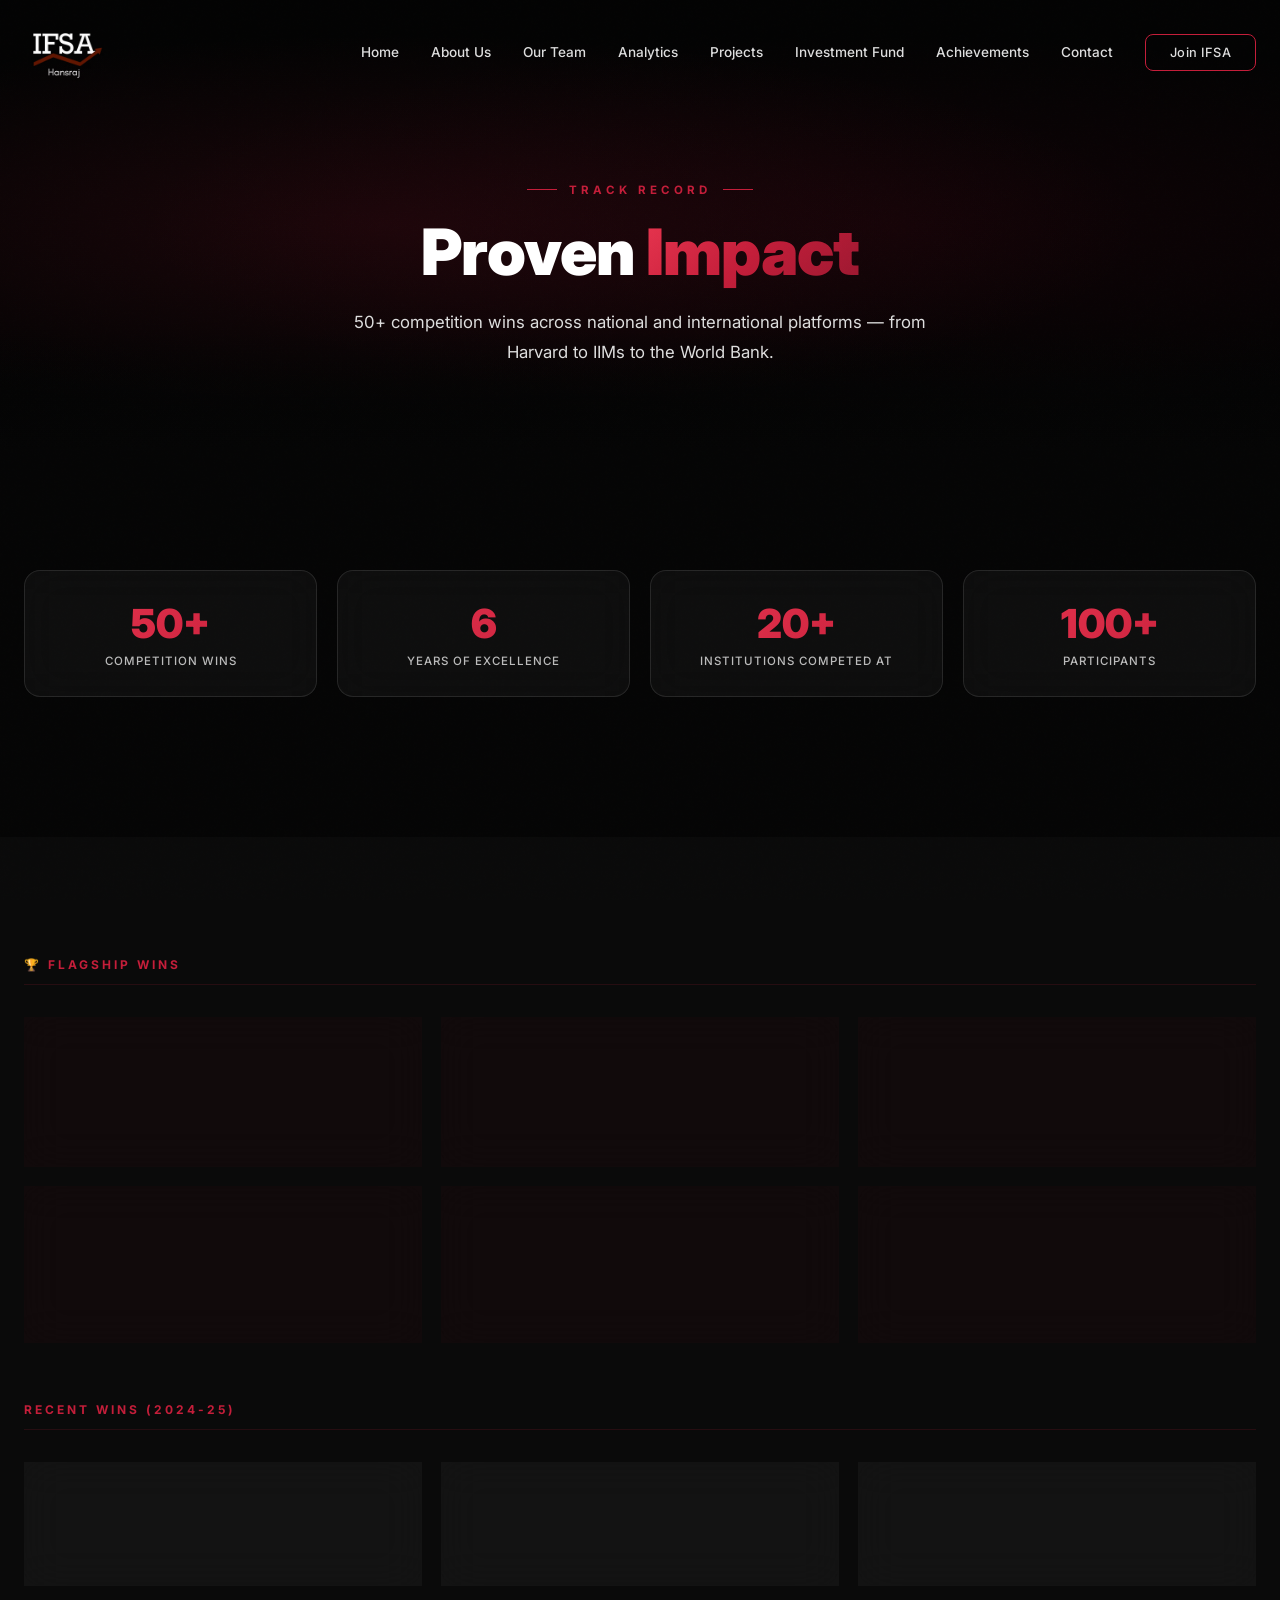
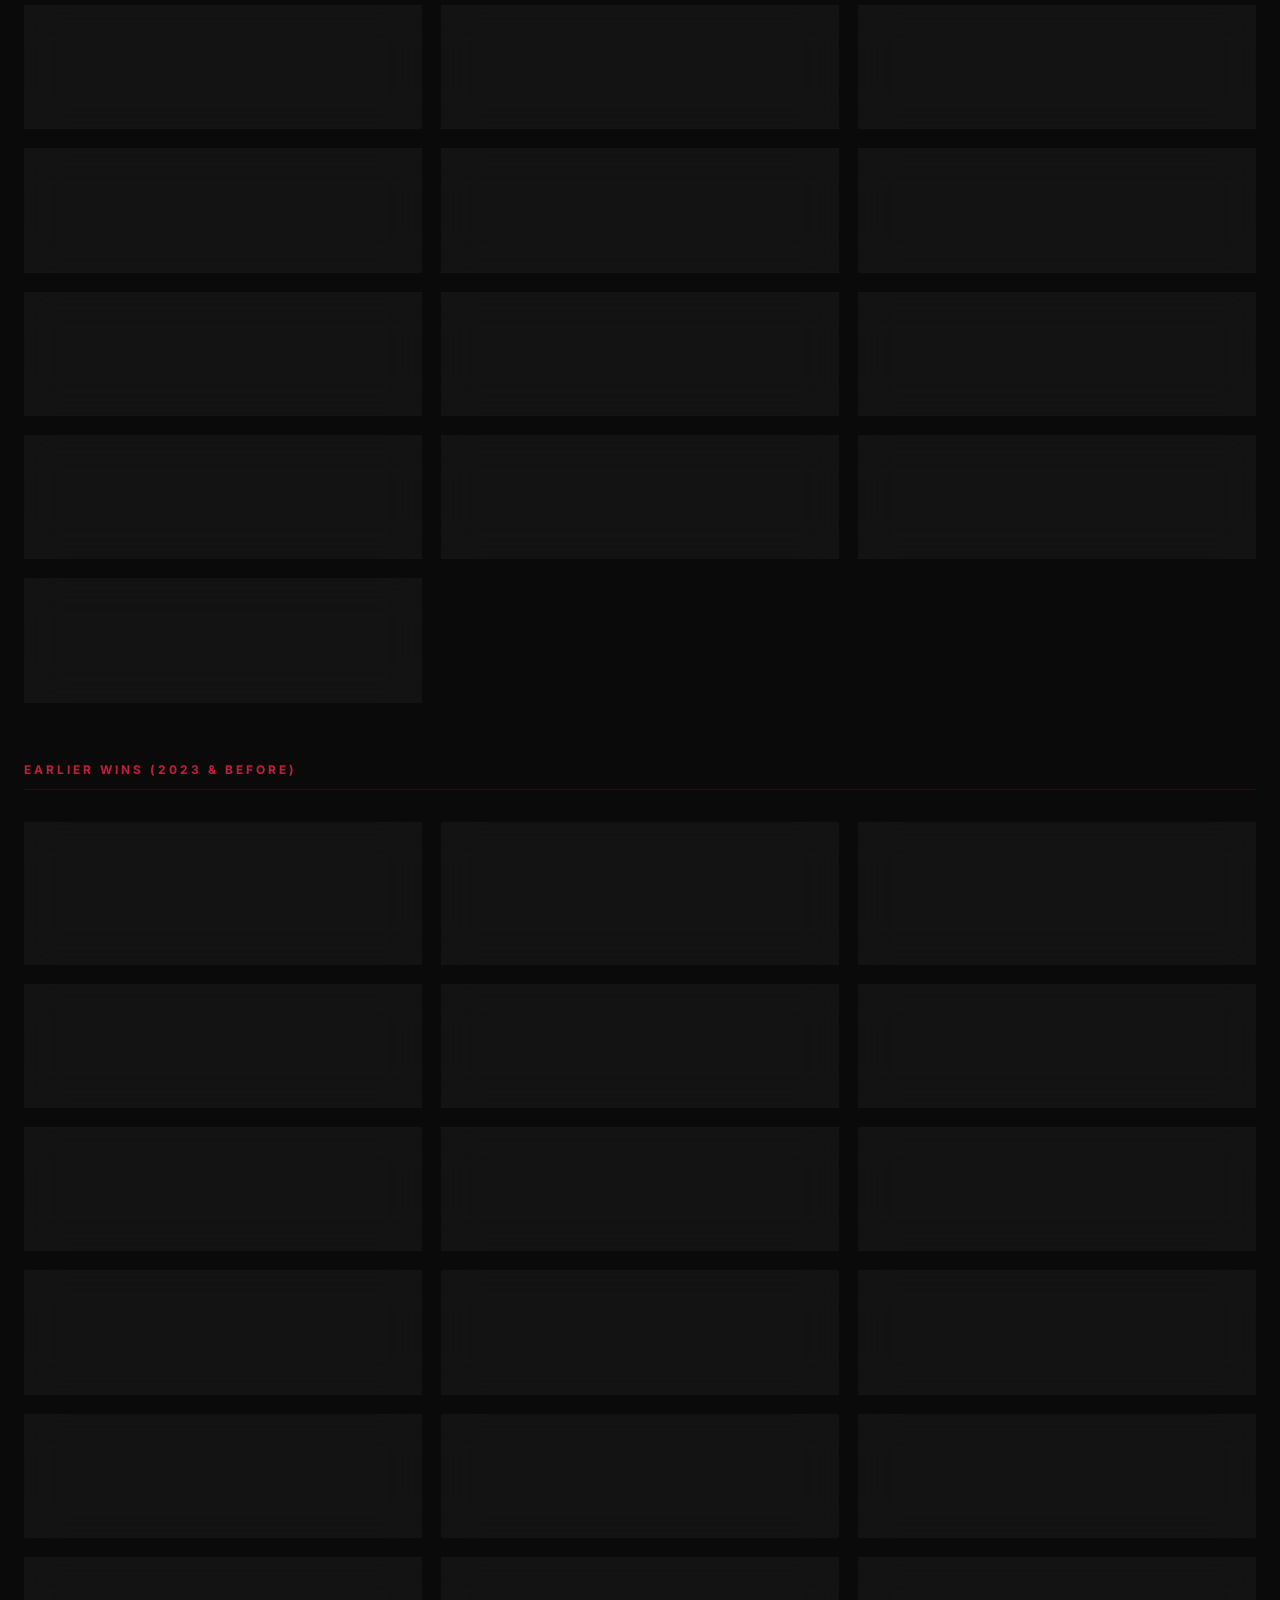
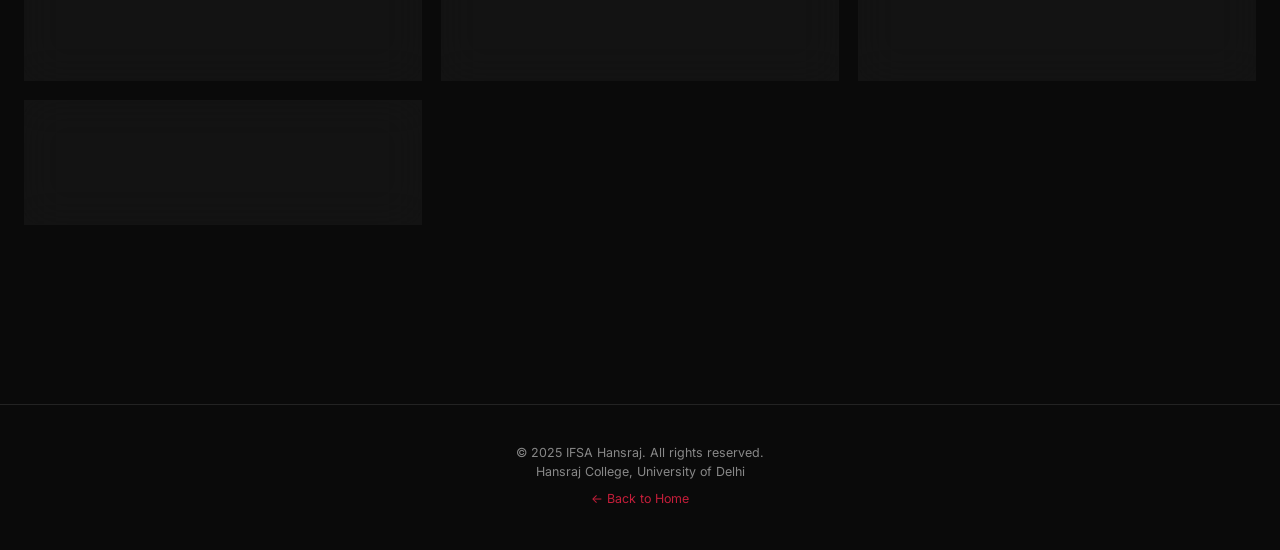
<file: achievements.html>
<!DOCTYPE html>
<html lang="en">
<head>
  <meta charset="UTF-8">
  <meta name="viewport" content="width=device-width, initial-scale=1.0">
  <title>Achievements — Competition Wins & Milestones | IFSA Hansraj</title>
  <meta name="description" content="IFSA Hansraj's proven track record — 50+ competition wins at Harvard, IIMs, IITs, EY, and the World Bank. See who represented us.">
  <link rel="icon" type="image/png" href="images/ifsa-logo.png">
  <link rel="stylesheet" href="styles.css?v=3">
  <link rel="stylesheet" href="pages.css?v=3">
</head>
<body>

<!-- ========== NAVBAR ========== -->
<nav class="navbar" id="navbar">
  <div class="container">
    <a href="index.html" class="nav-logo">
      <div class="logo-icon"><img src="images/ifsa-logo.png" alt="IFSA Logo"></div>
    </a>
    <div class="nav-links">
      <a href="index.html#hero">Home</a>
      <a href="index.html#about">About Us</a>
      <a href="team.html">Our Team</a>
      <a href="analytics.html">Analytics</a>
      <a href="projects.html">Projects</a>
      <a href="index.html#fund">Investment Fund</a>
      <a href="achievements.html" class="active">Achievements</a>
      <a href="index.html#contact">Contact</a>
      <a href="index.html#join" class="btn-outline nav-cta"><span>Join IFSA</span></a>
    </div>

    <div class="mobile-toggle" id="mobileToggle" onclick="toggleMobile()">
      <span></span><span></span><span></span>
    </div>
  </div>
</nav>

<div class="mobile-menu" id="mobileMenu">
  <a href="index.html#hero" onclick="closeMobile()">Home</a>
  <a href="index.html#about" onclick="closeMobile()">About Us</a>
  <a href="team.html">Our Team</a>
  <a href="analytics.html">Analytics</a>
  <a href="projects.html">Projects</a>
  <a href="index.html#fund" onclick="closeMobile()">Investment Fund</a>
  <a href="achievements.html">Achievements</a>
  <a href="index.html#contact" onclick="closeMobile()">Contact Us</a>
  <a href="index.html#join" class="btn-outline" onclick="closeMobile()">Join IFSA</a>
</div>

<section class="page-hero">
  <div class="page-hero-content">
    <div class="page-hero-label">Track Record</div>
    <h1 class="page-hero-title">Proven <span class="gold-text">Impact</span></h1>
    <p class="page-hero-desc">50+ competition wins across national and international platforms — from Harvard to IIMs to the World Bank.</p>
  </div>
</section>

<!-- Stats -->
<section class="section-padding" style="padding-top:60px;">
  <div class="container">
    <div class="page-stats">
      <div class="glass-card page-stat fade-up stagger-1">
        <div class="num">50+</div>
        <div class="label">Competition Wins</div>
      </div>
      <div class="glass-card page-stat fade-up stagger-2">
        <div class="num">6</div>
        <div class="label">Years of Excellence</div>
      </div>
      <div class="glass-card page-stat fade-up stagger-3">
        <div class="num">20+</div>
        <div class="label">Institutions Competed At</div>
      </div>
      <div class="glass-card page-stat fade-up stagger-4">
        <div class="num">100+</div>
        <div class="label">Participants</div>
      </div>
    </div>
  </div>
</section>

<section class="section-padding" style="background: var(--dark-900);">
  <div class="container">
    <div id="achievements-dynamic">
      <div class="achievements-section-title fade-up">🏆 Flagship Wins</div>
      <div class="achievements-grid">
        <div class="glass-card achievement-card achievement-highlight fade-up stagger-1"><div class="highlight-tag">National Runner Up</div><h4>EY CAFTA</h4><div class="winners">Kabir Khanna, Satyam Agarwalla</div></div>
        <div class="glass-card achievement-card achievement-highlight fade-up stagger-2"><div class="highlight-tag">Global Competition</div><h4>Global Case Competition at Harvard 2022</h4><div class="winners">Aakash Kataria, Shrusti Singh, Aksam Ahmed, Mahir Bhandari, Nikki Arora</div></div>
        <div class="glass-card achievement-card achievement-highlight fade-up stagger-3"><div class="highlight-tag">Global Competition</div><h4>Global Case Competition at Harvard 2021</h4><div class="winners">Govind Gupta, Ishan Kashyap Hazarika, Jivyansh Mittal, Mahima Yadav, Sandesh Dholakia</div></div>
        <div class="glass-card achievement-card achievement-highlight fade-up stagger-4"><div class="highlight-tag">International</div><h4>The World Bank Case Study Competition</h4><div class="host">The World Bank &amp; FSSAI</div><div class="winners">Govind Gupta, Ishan Kashyap Hazarika, Sandesh Dholakia</div></div>
        <div class="glass-card achievement-card achievement-highlight fade-up stagger-5"><div class="highlight-tag">National</div><h4>HSBC/HKU Business Case Program (India)</h4><div class="winners">Svasti Pant</div></div>
        <div class="glass-card achievement-card achievement-highlight fade-up stagger-6"><div class="highlight-tag">IIM Competition</div><h4>Case-O-Mania — IIM Lucknow</h4><div class="winners">Bhavi Khanna, Vanshika Soni, Jiya Wadhwa</div></div>
      </div>

      <div class="achievements-section-title fade-up">Recent Wins (2024-25)</div>
      <div class="achievements-grid">
        <div class="glass-card achievement-card fade-up stagger-1"><h4>FinCon Mania</h4><div class="host">IIT Roorkee × SRCC × Ditto Insurance</div><div class="winners">Arnav Sachdeva</div></div>
        <div class="glass-card achievement-card fade-up stagger-2"><h4>Invicta</h4><div class="host">SSCBS</div><div class="winners">Ansh Batra, Anushka Sharma, Sheilja Bansal</div></div>
        <div class="glass-card achievement-card fade-up stagger-3"><h4>Ashoka Behavioral Case</h4><div class="host">Ashoka University</div><div class="winners">Aaditya Kothari</div></div>
        <div class="glass-card achievement-card fade-up stagger-4"><h4>Green Gambit</h4><div class="host">LSR</div><div class="winners">Nischal Garg, Avi Chadha</div></div>
        <div class="glass-card achievement-card fade-up stagger-5"><h4>Ops-strategia</h4><div class="host">BITS Pilani</div><div class="winners">Khushi Satwani</div></div>
        <div class="glass-card achievement-card fade-up stagger-6"><h4>Case-O-Mania</h4><div class="host">IIT Kanpur</div><div class="winners">Ansh Batra</div></div>
      </div>

      <div class="achievements-section-title fade-up">Earlier Wins (2023 &amp; Before)</div>
      <div class="achievements-grid">
        <div class="glass-card achievement-card fade-up stagger-1"><h4>EY CAFTA – Chapter 2</h4><div class="winners">Ekansh Hinger</div></div>
        <div class="glass-card achievement-card fade-up stagger-2"><h4>IMA Student Case Competition</h4><div class="host">IMA India</div><div class="winners">Ayush Jain, Dhruv, Krishna Golyan, Mahi Rawat, Suhani Jain</div></div>
        <div class="glass-card achievement-card fade-up stagger-3"><h4>AIBC HSBC M&amp;A</h4><div class="winners">Mahir Bhandari, Satyam Agarwalla</div></div>
        <div class="glass-card achievement-card fade-up stagger-4"><h4>Blueprint</h4><div class="host">SSCBS</div><div class="winners">Krishna Golyan</div></div>
        <div class="glass-card achievement-card fade-up stagger-5"><h4>Social Synergy</h4><div class="host">LSR</div><div class="winners">Ekansh Hinger, Punya Malhotra, Satyam Agarwalla</div></div>
        <div class="glass-card achievement-card fade-up stagger-6"><h4>180DC NITK Case Competition</h4><div class="host">NIT-K</div><div class="winners">Simran Swain, Satyam Agarwalla, Kabir Khanna</div></div>
      </div>
    </div>
  </div>
</section>

<footer class="page-footer">
  <div class="container">
    <p>© 2025 IFSA Hansraj. All rights reserved.</p>
    <p>Hansraj College, University of Delhi</p>
    <p style="margin-top: 12px;"><a href="index.html">← Back to Home</a></p>
  </div>
</footer>

<script src="content-loader.js?v=3"></script>
<script src="app.js?v=3"></script>
</body>
</html>
</file>
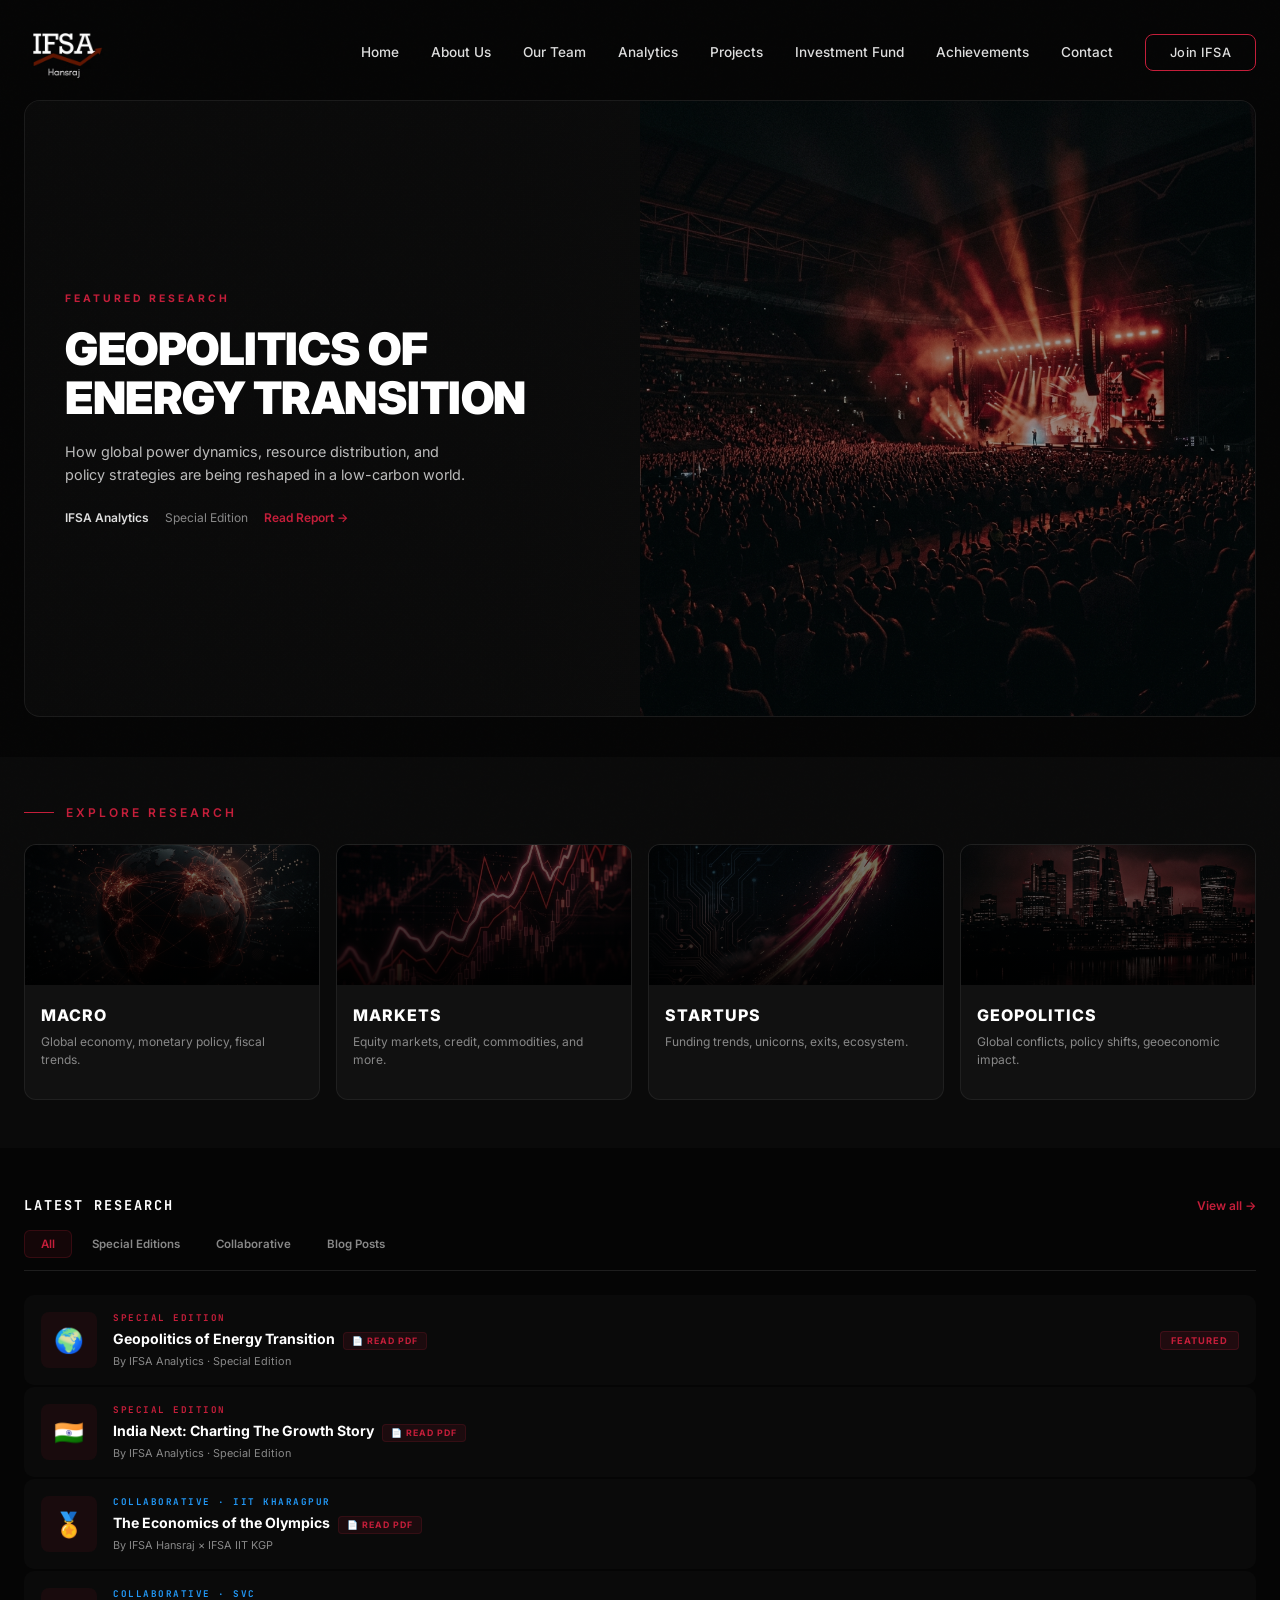
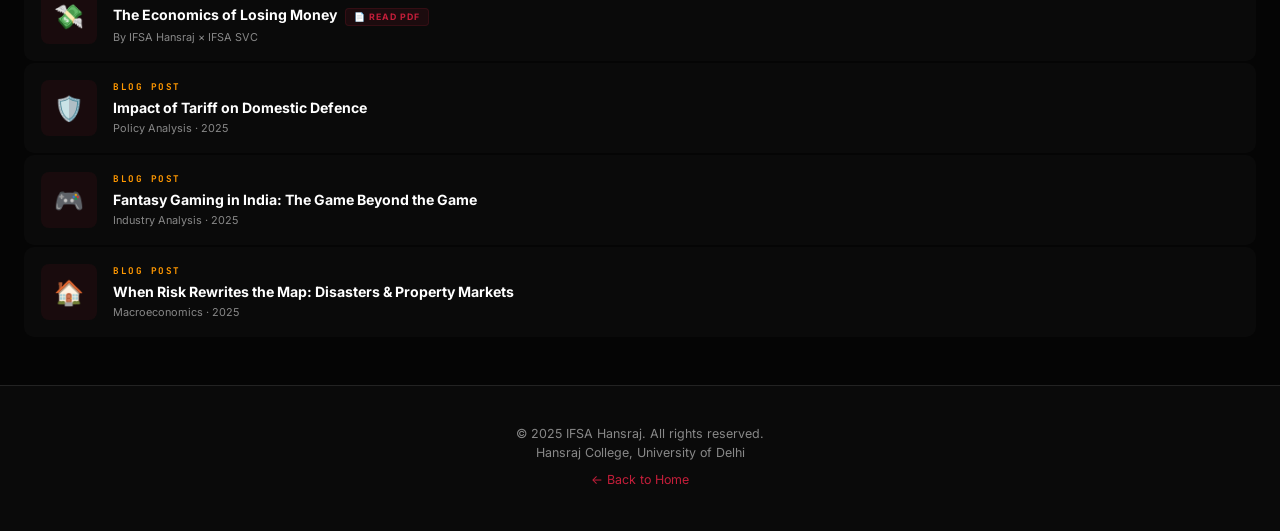
<file: analytics.html>
<!DOCTYPE html>
<html lang="en">
<head>
  <meta charset="UTF-8">
  <meta name="viewport" content="width=device-width, initial-scale=1.0">
  <title>IFSA Analytics — Financial Terminal | IFSA Hansraj</title>
  <meta name="description" content="IFSA Analytics — institutional-grade research, market data, and financial analysis by IFSA Hansraj.">
  <link rel="icon" type="image/png" href="images/ifsa-logo.png">
  <link rel="stylesheet" href="styles.css?v=3">
  <link rel="stylesheet" href="pages.css?v=3">
  <link rel="stylesheet" href="analytics-terminal.css">
<style>
/* PDF Reader Modal */
.pdf-modal-overlay{position:fixed;inset:0;background:rgba(0,0,0,.85);backdrop-filter:blur(8px);-webkit-backdrop-filter:blur(8px);z-index:9999;display:none;align-items:center;justify-content:center;opacity:0;transition:opacity .3s}
.pdf-modal-overlay.active{display:flex;opacity:1}
.pdf-modal{width:90vw;max-width:1100px;height:88vh;background:#111;border:1px solid rgba(255,255,255,.1);border-radius:16px;display:flex;flex-direction:column;overflow:hidden;box-shadow:0 40px 120px rgba(0,0,0,.6),0 0 60px rgba(196,30,58,.08)}
.pdf-modal-header{display:flex;align-items:center;justify-content:space-between;padding:16px 24px;border-bottom:1px solid rgba(255,255,255,.08);background:rgba(255,255,255,.03);flex-shrink:0}
.pdf-modal-title{font-size:.9rem;font-weight:700;color:#fff;display:flex;align-items:center;gap:10px}
.pdf-modal-title .pdf-icon{width:32px;height:32px;border-radius:6px;background:rgba(196,30,58,.15);display:flex;align-items:center;justify-content:center;font-size:1rem}
.pdf-modal-actions{display:flex;gap:8px;align-items:center}
.pdf-modal-actions a,.pdf-modal-actions button{padding:7px 16px;border-radius:6px;font-size:.75rem;font-weight:600;cursor:pointer;transition:all .2s;text-decoration:none}
.pdf-btn-download{background:rgba(196,30,58,.12);color:#C41E3A;border:1px solid rgba(196,30,58,.25)}
.pdf-btn-download:hover{background:rgba(196,30,58,.2)}
.pdf-btn-newtab{background:rgba(255,255,255,.06);color:#aaa;border:1px solid rgba(255,255,255,.1)}
.pdf-btn-newtab:hover{color:#fff;border-color:rgba(255,255,255,.2)}
.pdf-btn-close{background:none;border:none;color:#666;font-size:1.3rem;cursor:pointer;padding:4px 8px;transition:color .2s}
.pdf-btn-close:hover{color:#fff}
.pdf-modal-body{flex:1;position:relative;overflow:hidden}
.pdf-modal-body iframe{width:100%;height:100%;border:none;background:#1a1a1a}
.pdf-loading{position:absolute;inset:0;display:flex;align-items:center;justify-content:center;color:#666;font-size:.85rem;pointer-events:none}
/* Article image thumbnails */
.ri-thumb-img{width:56px;height:56px;border-radius:8px;object-fit:cover;flex-shrink:0}
.ri-pdf-badge{display:inline-flex;align-items:center;gap:4px;padding:2px 8px;border-radius:4px;font-size:.55rem;font-weight:700;letter-spacing:1px;background:rgba(196,30,58,.1);color:#C41E3A;border:1px solid rgba(196,30,58,.15);cursor:pointer;margin-left:8px}
.ri-pdf-badge:hover{background:rgba(196,30,58,.2)}
/* Featured image from data */
.featured-image img{width:100%;height:100%;object-fit:cover;filter:brightness(.6) saturate(.8);transition:transform .5s}
.featured-hero:hover .featured-image img{transform:scale(1.05)}

@media(max-width:768px){
  .pdf-modal{width:96vw;height:92vh;border-radius:10px}
  .pdf-modal-header{padding:12px 16px}
  .pdf-modal-actions a,.pdf-modal-actions button{padding:5px 10px;font-size:.7rem}
}
</style>
</head>
<body>

<!-- ========== NAVBAR ========== -->
<nav class="navbar" id="navbar">
  <div class="container">
    <a href="index.html" class="nav-logo">
      <div class="logo-icon"><img src="images/ifsa-logo.png" alt="IFSA Logo"></div>
    </a>
    <div class="nav-links">
      <a href="index.html#hero">Home</a>
      <a href="index.html#about">About Us</a>
      <a href="team.html">Our Team</a>
      <a href="analytics.html" class="active">Analytics</a>
      <a href="projects.html">Projects</a>
      <a href="index.html#fund">Investment Fund</a>
      <a href="achievements.html">Achievements</a>
      <a href="index.html#contact">Contact</a>
      <a href="index.html#join" class="btn-outline nav-cta"><span>Join IFSA</span></a>
    </div>

    <div class="mobile-toggle" id="mobileToggle" onclick="toggleMobile()">
      <span></span><span></span><span></span>
    </div>
  </div>
</nav>

<div class="mobile-menu" id="mobileMenu">
  <a href="index.html#hero" onclick="closeMobile()">Home</a>
  <a href="index.html#about" onclick="closeMobile()">About Us</a>
  <a href="team.html">Our Team</a>
  <a href="analytics.html">Analytics</a>
  <a href="projects.html">Projects</a>
  <a href="index.html#fund" onclick="closeMobile()">Investment Fund</a>
  <a href="achievements.html">Achievements</a>
  <a href="index.html#contact" onclick="closeMobile()">Contact Us</a>
  <a href="index.html#join" class="btn-outline" onclick="closeMobile()">Join IFSA</a>
</div>

<!-- ========== FEATURED RESEARCH ========== -->
<section class="featured-section" style="padding-top:100px;">
  <div class="container">
    <div class="featured-hero" id="featuredHero">
      <canvas id="featuredCanvas"></canvas>
      <div class="featured-overlay"></div>
      <div class="featured-content">
        <div class="featured-tag" id="ft_tag">FEATURED RESEARCH</div>
        <h2 id="ft_title">GEOPOLITICS OF<br>ENERGY TRANSITION</h2>
        <p id="ft_desc">How global power dynamics, resource distribution, and policy strategies are being reshaped in a low-carbon world.</p>
        <div class="featured-meta">
          <span class="featured-author" id="ft_author">IFSA Analytics</span>
          <span id="ft_edition">Special Edition</span>
          <a href="#" id="ft_read" class="featured-read" onclick="openPdfReader(this.dataset.pdf, this.dataset.title); return false;">Read Report →</a>
        </div>
      </div>
      <div class="featured-image">
        <img id="ft_image" src="images/featured-hero.png" alt="Featured Research">
      </div>
    </div>
  </div>
</section>

<!-- ========== EXPLORE RESEARCH ========== -->
<section class="explore-section">
  <div class="container">
    <div class="explore-header">
      <div class="section-label" style="justify-content:flex-start;">EXPLORE RESEARCH</div>
    </div>
    <div class="explore-grid">
      <div class="explore-card" data-tilt>
        <div class="explore-card-img"><img src="images/cat-macro.png" alt="Macro"><div class="explore-card-overlay"></div></div>
        <div class="explore-card-body">
          <h3>MACRO</h3>
          <p>Global economy, monetary policy, fiscal trends.</p>
        </div>
      </div>
      <div class="explore-card" data-tilt>
        <div class="explore-card-img"><img src="images/cat-markets.png" alt="Markets"><div class="explore-card-overlay"></div></div>
        <div class="explore-card-body">
          <h3>MARKETS</h3>
          <p>Equity markets, credit, commodities, and more.</p>
        </div>
      </div>
      <div class="explore-card" data-tilt>
        <div class="explore-card-img"><img src="images/cat-startups.png" alt="Startups"><div class="explore-card-overlay"></div></div>
        <div class="explore-card-body">
          <h3>STARTUPS</h3>
          <p>Funding trends, unicorns, exits, ecosystem.</p>
        </div>
      </div>
      <div class="explore-card" data-tilt>
        <div class="explore-card-img"><img src="images/cat-geopolitics.png" alt="Geopolitics"><div class="explore-card-overlay"></div></div>
        <div class="explore-card-body">
          <h3>GEOPOLITICS</h3>
          <p>Global conflicts, policy shifts, geoeconomic impact.</p>
        </div>
      </div>
    </div>
  </div>
</section>

<!-- ========== LATEST RESEARCH ========== -->
<section class="research-section">
  <div class="container">
    <div class="research-main" style="max-width:100%;">
      <div class="research-top">
        <h3>LATEST RESEARCH</h3>
        <a href="https://www.ifsahansraj.com/blog" target="_blank" class="view-all">View all →</a>
      </div>
      <div class="research-tabs">
        <button class="rtab active">All</button>
        <button class="rtab">Special Editions</button>
        <button class="rtab">Collaborative</button>
        <button class="rtab">Blog Posts</button>
      </div>
      <!-- Articles rendered dynamically -->
      <div class="research-list" id="researchList"></div>
    </div>
  </div>
</section>

<!-- ========== PDF READER MODAL ========== -->
<div class="pdf-modal-overlay" id="pdfOverlay" onclick="if(event.target===this)closePdfReader()">
  <div class="pdf-modal">
    <div class="pdf-modal-header">
      <div class="pdf-modal-title">
        <div class="pdf-icon">📄</div>
        <span id="pdfTitle">Document</span>
      </div>
      <div class="pdf-modal-actions">
        <a id="pdfDownload" href="#" target="_blank" class="pdf-btn-download" download>⬇ Download</a>
        <a id="pdfNewTab" href="#" target="_blank" class="pdf-btn-newtab">↗ New Tab</a>
        <button class="pdf-btn-close" onclick="closePdfReader()">✕</button>
      </div>
    </div>
    <div class="pdf-modal-body">
      <div class="pdf-loading" id="pdfLoading">Loading PDF…</div>
      <iframe id="pdfFrame" src="" title="PDF Reader"></iframe>
    </div>
  </div>
</div>

<!-- ========== FOOTER ========== -->
<footer class="page-footer">
  <div class="container">
    <p>© 2025 IFSA Hansraj. All rights reserved.</p>
    <p>Hansraj College, University of Delhi</p>
    <p style="margin-top: 12px;"><a href="index.html">← Back to Home</a></p>
  </div>
</footer>

<script src="content-loader.js?v=3"></script>
<script src="app.js?v=3"></script>
<script src="analytics-terminal.js"></script>

<script>
// ========== PDF READER ==========
function openPdfReader(url, title) {
  if (!url) return;
  var overlay = document.getElementById('pdfOverlay');
  var frame = document.getElementById('pdfFrame');
  var loading = document.getElementById('pdfLoading');
  document.getElementById('pdfTitle').textContent = title || 'Document';
  document.getElementById('pdfDownload').href = url;
  document.getElementById('pdfNewTab').href = url;
  loading.style.display = 'flex';
  frame.src = '';
  overlay.classList.add('active');
  document.body.style.overflow = 'hidden';
  // Use Google Docs viewer for cross-origin PDFs, direct embed for local
  var isExternal = url.startsWith('http');
  if (isExternal) {
    frame.src = 'https://docs.google.com/gview?url=' + encodeURIComponent(url) + '&embedded=true';
  } else {
    frame.src = url;
  }
  frame.onload = function() { loading.style.display = 'none'; };
  // Fallback timeout
  setTimeout(function() { loading.style.display = 'none'; }, 5000);
}

function closePdfReader() {
  var overlay = document.getElementById('pdfOverlay');
  overlay.classList.remove('active');
  document.getElementById('pdfFrame').src = '';
  document.body.style.overflow = '';
}

// Close on Escape
document.addEventListener('keydown', function(e) {
  if (e.key === 'Escape') closePdfReader();
});

// ========== ANALYTICS DATA ==========
window.ANALYTICS_DATA = {
  featured: {tag:"FEATURED RESEARCH",title:"GEOPOLITICS OF\nENERGY TRANSITION",description:"How global power dynamics, resource distribution, and policy strategies are being reshaped in a low-carbon world.",author:"IFSA Analytics",edition:"Special Edition",image:"images/featured-hero.png",pdf:"https://www.ifsahansraj.com/_files/ugd/d90c64_258d2842cfd24560ac0132ee3f73d0e9.pdf"},
  articles: [
    {icon:"🌍",tag:"SPECIAL EDITION",tagType:"",title:"Geopolitics of Energy Transition",meta:"By IFSA Analytics · Special Edition",badge:"FEATURED",image:"",pdf:"https://www.ifsahansraj.com/_files/ugd/d90c64_258d2842cfd24560ac0132ee3f73d0e9.pdf"},
    {icon:"🇮🇳",tag:"SPECIAL EDITION",tagType:"",title:"India Next: Charting The Growth Story",meta:"By IFSA Analytics · Special Edition",badge:"",image:"",pdf:"https://www.ifsahansraj.com/_files/ugd/d90c64_906826fa138f4d17a8f2049a22256d02.pdf?index=true"},
    {icon:"🏅",tag:"COLLABORATIVE · IIT KHARAGPUR",tagType:"collab",title:"The Economics of the Olympics",meta:"By IFSA Hansraj × IFSA IIT KGP",badge:"",image:"",pdf:"https://www.ifsahansraj.com/_files/ugd/d90c64_0808c8388bfa4f179c18949f5f70e815.pdf"},
    {icon:"💸",tag:"COLLABORATIVE · SVC",tagType:"collab",title:"The Economics of Losing Money",meta:"By IFSA Hansraj × IFSA SVC",badge:"",image:"",pdf:"https://www.ifsahansraj.com/_files/ugd/d90c64_f27eb394c42a44aeb6140145c3512866.pdf"},
    {icon:"🛡️",tag:"BLOG POST",tagType:"blog",title:"Impact of Tariff on Domestic Defence",meta:"Policy Analysis · 2025",badge:"",image:"",pdf:""},
    {icon:"🎮",tag:"BLOG POST",tagType:"blog",title:"Fantasy Gaming in India: The Game Beyond the Game",meta:"Industry Analysis · 2025",badge:"",image:"",pdf:""},
    {icon:"🏠",tag:"BLOG POST",tagType:"blog",title:"When Risk Rewrites the Map: Disasters & Property Markets",meta:"Macroeconomics · 2025",badge:"",image:"",pdf:""}
  ]
};

window.renderAnalytics = function() {
  if (!ANALYTICS_DATA) return;

  // Featured article
  var f = ANALYTICS_DATA.featured;
  if (f) {
    var ftTag = document.getElementById('ft_tag');
    var ftTitle = document.getElementById('ft_title');
    var ftDesc = document.getElementById('ft_desc');
    var ftAuthor = document.getElementById('ft_author');
    var ftEdition = document.getElementById('ft_edition');
    var ftImage = document.getElementById('ft_image');
    var ftRead = document.getElementById('ft_read');
    if (ftTag) ftTag.textContent = f.tag || '';
    if (ftTitle) ftTitle.innerHTML = (f.title || '').replace(/\n/g, '<br>');
    if (ftDesc) ftDesc.textContent = f.description || '';
    if (ftAuthor) ftAuthor.textContent = f.author || '';
    if (ftEdition) ftEdition.textContent = f.edition || '';
    if (ftImage && f.image) ftImage.src = f.image;
    if (ftRead) {
      ftRead.dataset.pdf = f.pdf || '';
      ftRead.dataset.title = (f.title || '').replace(/\n/g, ' ');
    }
  }

  // Research articles
  var list = document.getElementById('researchList');
  if (!list || !ANALYTICS_DATA.articles) return;
  list.innerHTML = '';

  ANALYTICS_DATA.articles.forEach(function(a) {
    var item = document.createElement('div');
    item.className = 'research-item';
    item.style.cursor = a.pdf ? 'pointer' : 'default';
    if (a.pdf) {
      item.onclick = function() { openPdfReader(a.pdf, a.title); };
    }

    // Thumbnail: image or icon
    var thumbHtml;
    if (a.image) {
      thumbHtml = '<img class="ri-thumb-img" src="' + a.image + '" alt="' + a.title + '">';
    } else {
      thumbHtml = '<div class="ri-thumb"><span>' + (a.icon || '📄') + '</span></div>';
    }

    // Tag class
    var tagClass = 'ri-tag';
    if (a.tagType === 'collab') tagClass += ' collab';
    if (a.tagType === 'blog') tagClass += ' blog';

    // Badge
    var badgeHtml = '';
    if (a.badge) badgeHtml = '<div class="ri-badge trending">' + a.badge + '</div>';

    // PDF badge
    var pdfBadge = '';
    if (a.pdf) pdfBadge = '<span class="ri-pdf-badge">📄 READ PDF</span>';

    item.innerHTML = thumbHtml +
      '<div class="ri-body">' +
        '<div class="' + tagClass + '">' + a.tag + '</div>' +
        '<h4>' + a.title + pdfBadge + '</h4>' +
        '<div class="ri-meta">' + a.meta + '</div>' +
      '</div>' +
      badgeHtml;

    list.appendChild(item);
  });
}

// Tab filtering
document.querySelectorAll('.rtab').forEach(function(tab) {
  tab.addEventListener('click', function() {
    document.querySelectorAll('.rtab').forEach(function(t) { t.classList.remove('active'); });
    tab.classList.add('active');
    var filter = tab.textContent.trim().toLowerCase();
    var items = document.querySelectorAll('#researchList .research-item');
    items.forEach(function(item) {
      var tagEl = item.querySelector('.ri-tag');
      if (!tagEl) return;
      var tagText = tagEl.textContent.toLowerCase();
      if (filter === 'all') { item.style.display = ''; return; }
      if (filter === 'special editions' && tagText.includes('special')) { item.style.display = ''; return; }
      if (filter === 'collaborative' && tagText.includes('collaborative')) { item.style.display = ''; return; }
      if (filter === 'blog posts' && tagText.includes('blog')) { item.style.display = ''; return; }
      item.style.display = 'none';
    });
  });
});

// Init
renderAnalytics();
</script>

</body>
</html>
</file>
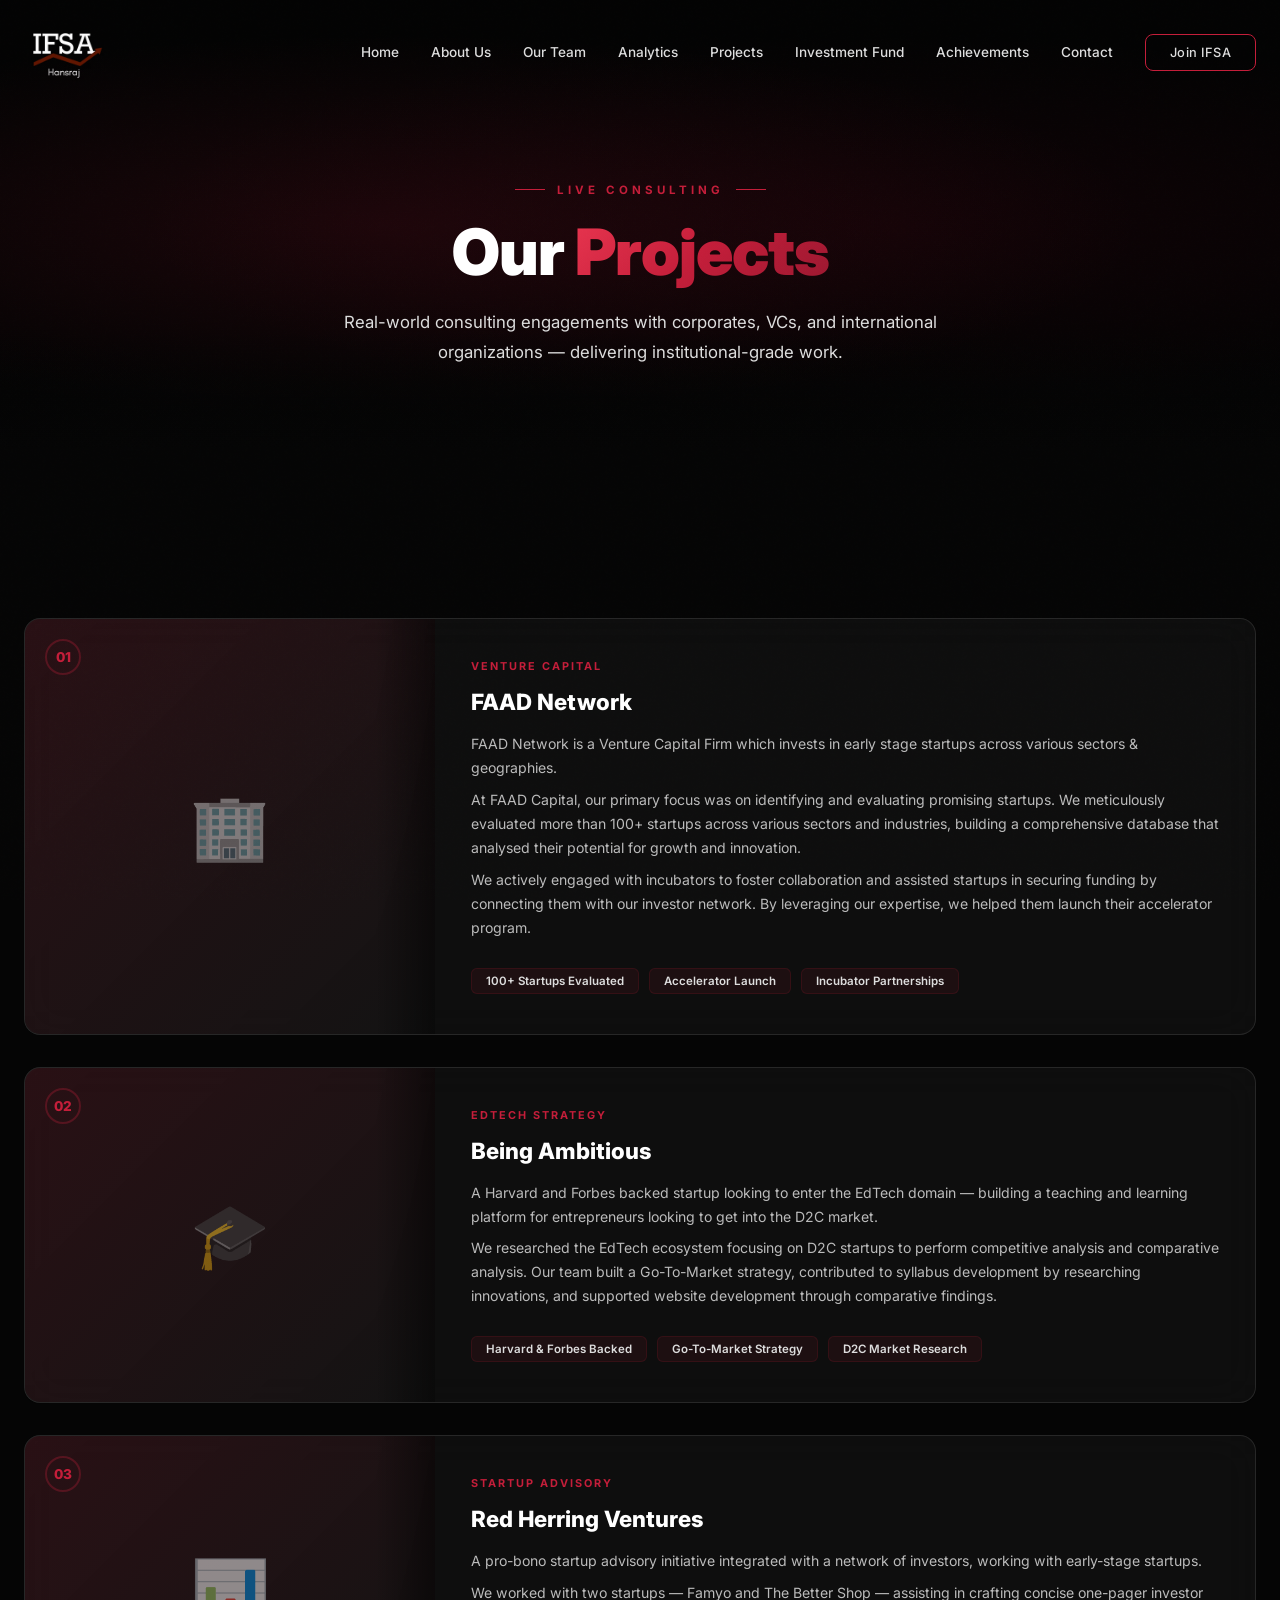
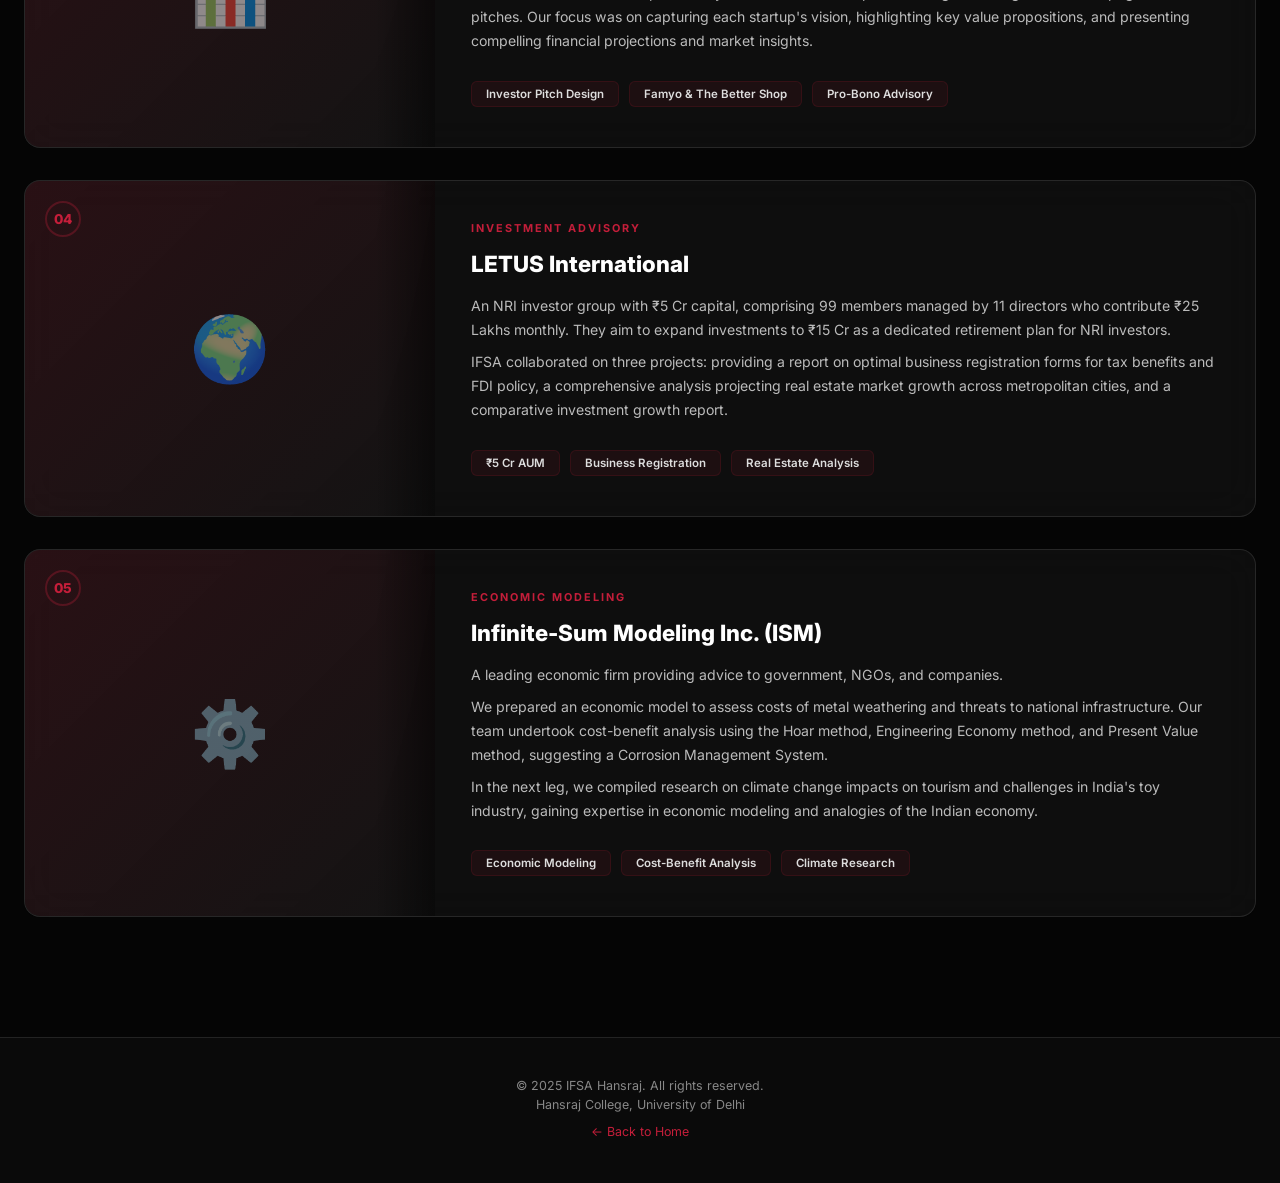
<file: projects.html>
<!DOCTYPE html>
<html lang="en">
<head>
  <meta charset="UTF-8">
  <meta name="viewport" content="width=device-width, initial-scale=1.0">
  <title>Projects — Live Consulting Engagements | IFSA Hansraj</title>
  <meta name="description" content="IFSA Hansraj's live consulting projects — from FAAD Network VC to ISM economic modeling. Real-world impact by student teams.">
  <link rel="icon" type="image/png" href="images/ifsa-logo.png">
  <link rel="stylesheet" href="styles.css?v=3">
  <link rel="stylesheet" href="pages.css?v=3">
</head>
<body>

<!-- ========== NAVBAR ========== -->
<nav class="navbar" id="navbar">
  <div class="container">
    <a href="index.html" class="nav-logo">
      <div class="logo-icon"><img src="images/ifsa-logo.png" alt="IFSA Logo"></div>
    </a>
    <div class="nav-links">
      <a href="index.html#hero">Home</a>
      <a href="index.html#about">About Us</a>
      <a href="team.html">Our Team</a>
      <a href="analytics.html">Analytics</a>
      <a href="projects.html" class="active">Projects</a>
      <a href="index.html#fund">Investment Fund</a>
      <a href="achievements.html">Achievements</a>
      <a href="index.html#contact">Contact</a>
      <a href="index.html#join" class="btn-outline nav-cta"><span>Join IFSA</span></a>
    </div>

    <div class="mobile-toggle" id="mobileToggle" onclick="toggleMobile()">
      <span></span><span></span><span></span>
    </div>
  </div>
</nav>

<div class="mobile-menu" id="mobileMenu">
  <a href="index.html#hero" onclick="closeMobile()">Home</a>
  <a href="index.html#about" onclick="closeMobile()">About Us</a>
  <a href="team.html">Our Team</a>
  <a href="analytics.html">Analytics</a>
  <a href="projects.html">Projects</a>
  <a href="index.html#fund" onclick="closeMobile()">Investment Fund</a>
  <a href="achievements.html">Achievements</a>
  <a href="index.html#contact" onclick="closeMobile()">Contact Us</a>
  <a href="index.html#join" class="btn-outline" onclick="closeMobile()">Join IFSA</a>
</div>

<section class="page-hero">
  <div class="page-hero-content">
    <div class="page-hero-label">Live Consulting</div>
    <h1 class="page-hero-title">Our <span class="gold-text">Projects</span></h1>
    <p class="page-hero-desc">Real-world consulting engagements with corporates, VCs, and international organizations — delivering institutional-grade work.</p>
  </div>
</section>

<section class="section-padding" id="projects-list">
  <div class="container">
    <div class="projects-grid" id="projects-dynamic">

      <!-- FAAD Network -->
      <div class="glass-card project-card fade-up">
        <div class="project-card-visual">
          <div class="project-number">01</div>
          <span class="project-icon">🏢</span>
        </div>
        <div class="project-card-body">
          <div class="project-category">Venture Capital</div>
          <h3>FAAD Network</h3>
          <p>FAAD Network is a Venture Capital Firm which invests in early stage startups across various sectors &amp; geographies.</p>
          <p>At FAAD Capital, our primary focus was on identifying and evaluating promising startups. We meticulously evaluated more than 100+ startups across various sectors and industries, building a comprehensive database that analysed their potential for growth and innovation.</p>
          <p>We actively engaged with incubators to foster collaboration and assisted startups in securing funding by connecting them with our investor network. By leveraging our expertise, we helped them launch their accelerator program.</p>
          <div class="project-highlights">
            <span class="project-tag">100+ Startups Evaluated</span>
            <span class="project-tag">Accelerator Launch</span>
            <span class="project-tag">Incubator Partnerships</span>
          </div>
        </div>
      </div>

      <!-- Being Ambitious -->
      <div class="glass-card project-card fade-up">
        <div class="project-card-visual">
          <div class="project-number">02</div>
          <span class="project-icon">🎓</span>
        </div>
        <div class="project-card-body">
          <div class="project-category">EdTech Strategy</div>
          <h3>Being Ambitious</h3>
          <p>A Harvard and Forbes backed startup looking to enter the EdTech domain — building a teaching and learning platform for entrepreneurs looking to get into the D2C market.</p>
          <p>We researched the EdTech ecosystem focusing on D2C startups to perform competitive analysis and comparative analysis. Our team built a Go-To-Market strategy, contributed to syllabus development by researching innovations, and supported website development through comparative findings.</p>
          <div class="project-highlights">
            <span class="project-tag">Harvard &amp; Forbes Backed</span>
            <span class="project-tag">Go-To-Market Strategy</span>
            <span class="project-tag">D2C Market Research</span>
          </div>
        </div>
      </div>

      <!-- Red Herring Ventures -->
      <div class="glass-card project-card fade-up">
        <div class="project-card-visual">
          <div class="project-number">03</div>
          <span class="project-icon">📊</span>
        </div>
        <div class="project-card-body">
          <div class="project-category">Startup Advisory</div>
          <h3>Red Herring Ventures</h3>
          <p>A pro-bono startup advisory initiative integrated with a network of investors, working with early-stage startups.</p>
          <p>We worked with two startups — Famyo and The Better Shop — assisting in crafting concise one-pager investor pitches. Our focus was on capturing each startup's vision, highlighting key value propositions, and presenting compelling financial projections and market insights.</p>
          <div class="project-highlights">
            <span class="project-tag">Investor Pitch Design</span>
            <span class="project-tag">Famyo &amp; The Better Shop</span>
            <span class="project-tag">Pro-Bono Advisory</span>
          </div>
        </div>
      </div>

      <!-- LETUS International -->
      <div class="glass-card project-card fade-up">
        <div class="project-card-visual">
          <div class="project-number">04</div>
          <span class="project-icon">🌍</span>
        </div>
        <div class="project-card-body">
          <div class="project-category">Investment Advisory</div>
          <h3>LETUS International</h3>
          <p>An NRI investor group with ₹5 Cr capital, comprising 99 members managed by 11 directors who contribute ₹25 Lakhs monthly. They aim to expand investments to ₹15 Cr as a dedicated retirement plan for NRI investors.</p>
          <p>IFSA collaborated on three projects: providing a report on optimal business registration forms for tax benefits and FDI policy, a comprehensive analysis projecting real estate market growth across metropolitan cities, and a comparative investment growth report.</p>
          <div class="project-highlights">
            <span class="project-tag">₹5 Cr AUM</span>
            <span class="project-tag">Business Registration</span>
            <span class="project-tag">Real Estate Analysis</span>
          </div>
        </div>
      </div>

      <!-- ISM -->
      <div class="glass-card project-card fade-up">
        <div class="project-card-visual">
          <div class="project-number">05</div>
          <span class="project-icon">⚙️</span>
        </div>
        <div class="project-card-body">
          <div class="project-category">Economic Modeling</div>
          <h3>Infinite-Sum Modeling Inc. (ISM)</h3>
          <p>A leading economic firm providing advice to government, NGOs, and companies.</p>
          <p>We prepared an economic model to assess costs of metal weathering and threats to national infrastructure. Our team undertook cost-benefit analysis using the Hoar method, Engineering Economy method, and Present Value method, suggesting a Corrosion Management System.</p>
          <p>In the next leg, we compiled research on climate change impacts on tourism and challenges in India's toy industry, gaining expertise in economic modeling and analogies of the Indian economy.</p>
          <div class="project-highlights">
            <span class="project-tag">Economic Modeling</span>
            <span class="project-tag">Cost-Benefit Analysis</span>
            <span class="project-tag">Climate Research</span>
          </div>
        </div>
      </div>

    </div>
  </div>
</section>

<footer class="page-footer">
  <div class="container">
    <p>© 2025 IFSA Hansraj. All rights reserved.</p>
    <p>Hansraj College, University of Delhi</p>
    <p style="margin-top: 12px;"><a href="index.html">← Back to Home</a></p>
  </div>
</footer>

<script src="content-loader.js?v=3"></script>
<script src="app.js?v=3"></script>
</body>
</html>
</file>
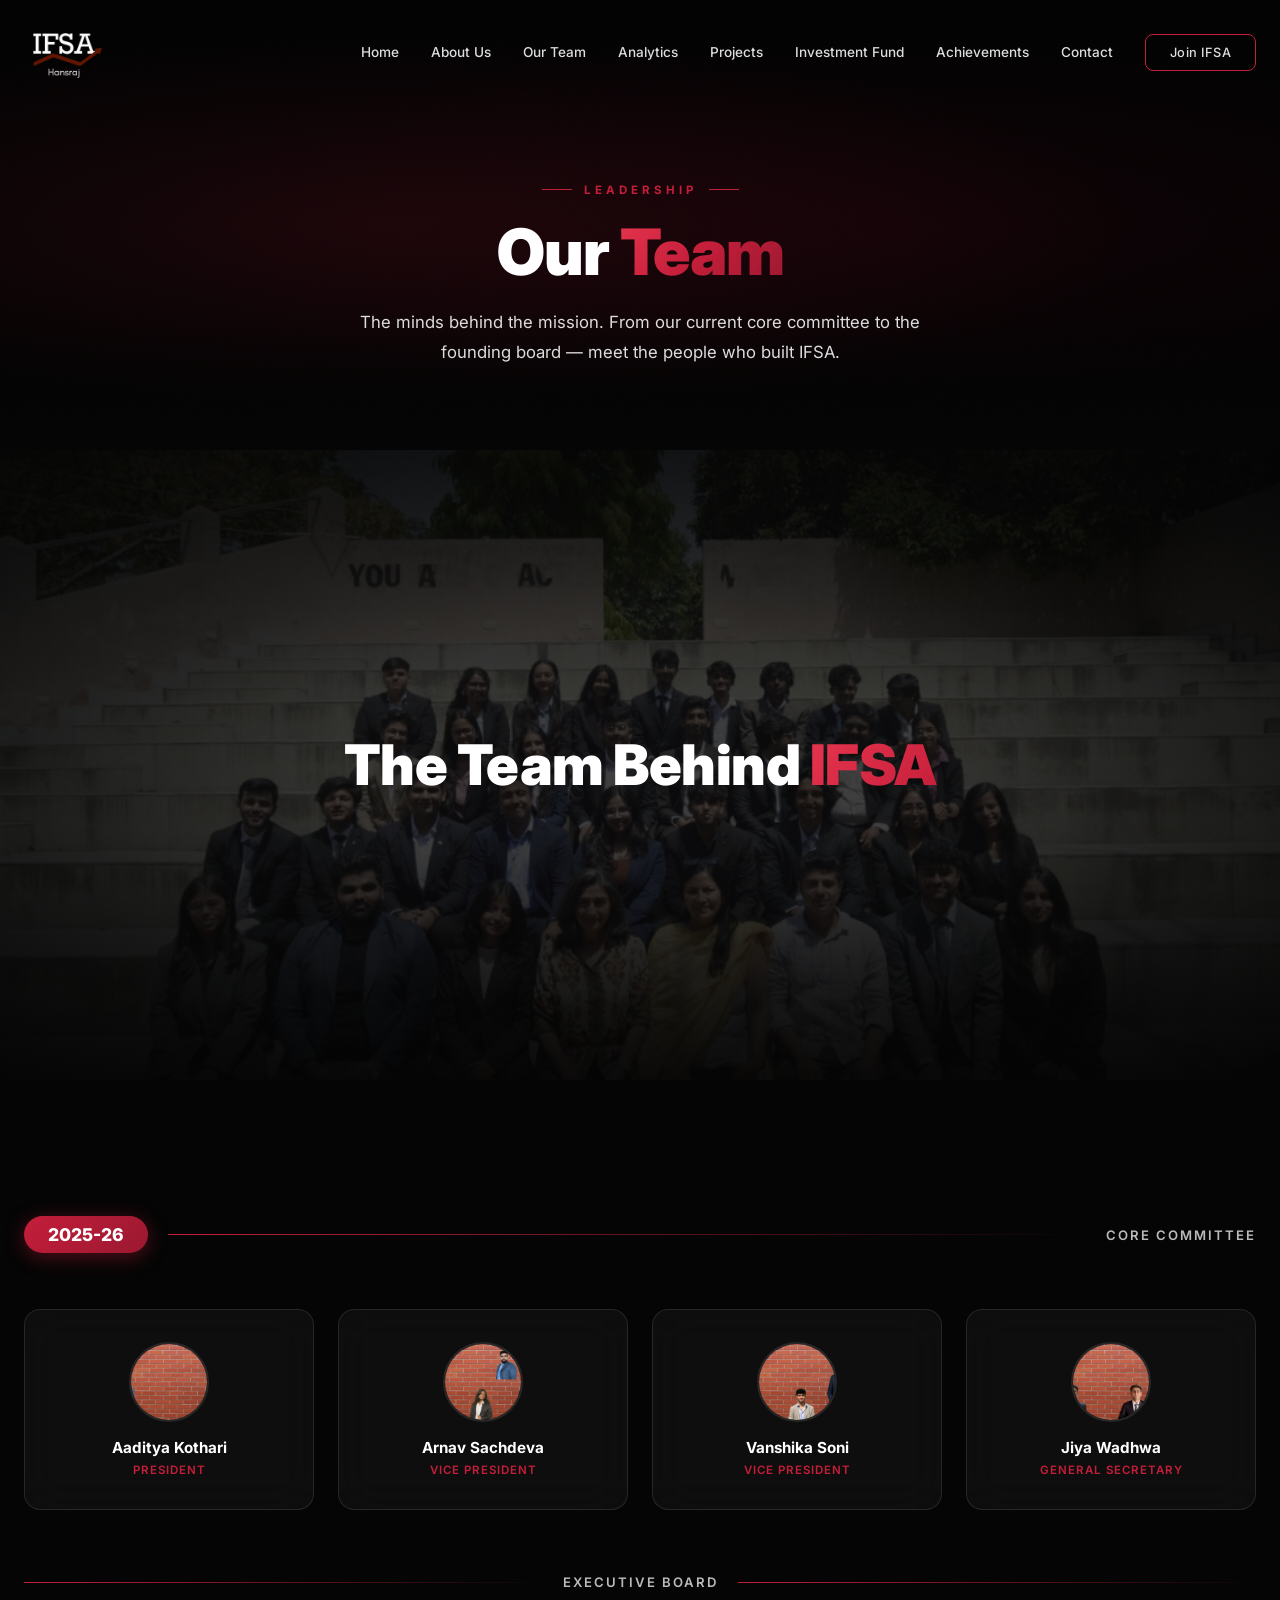
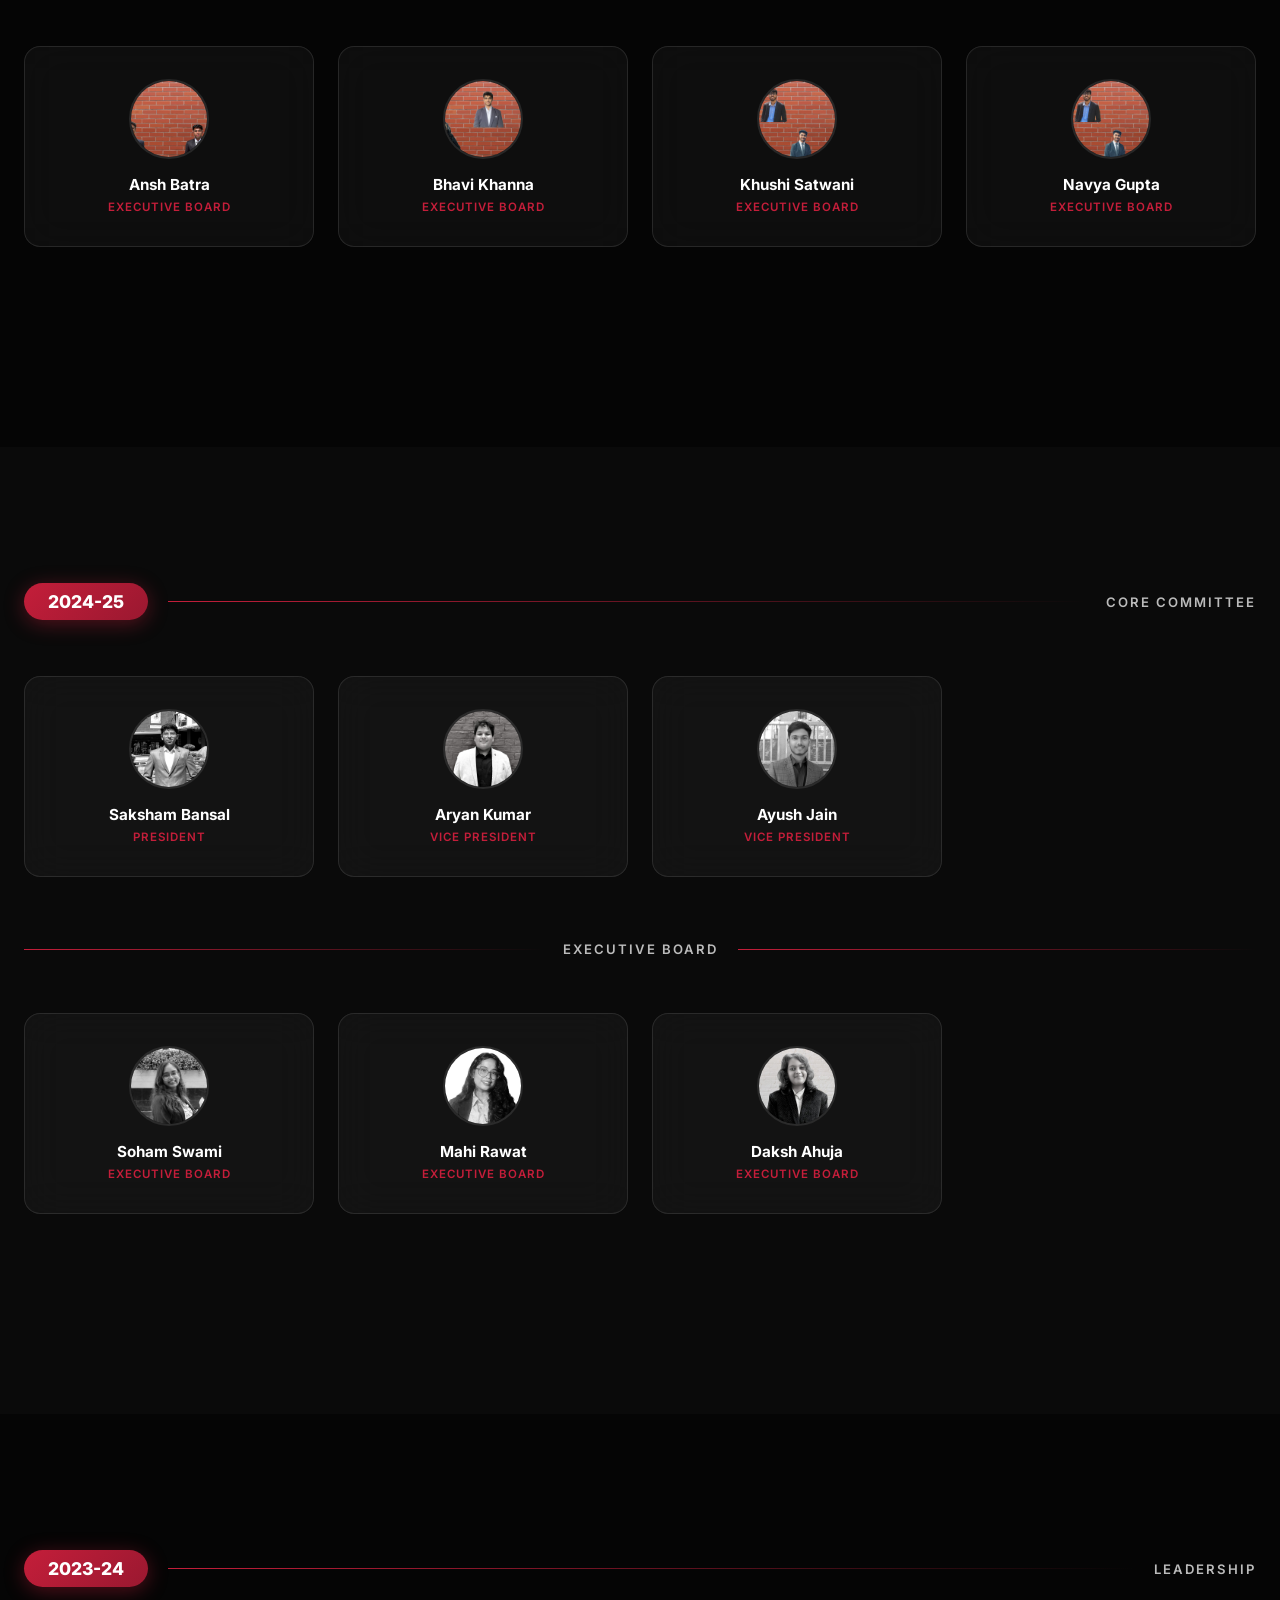
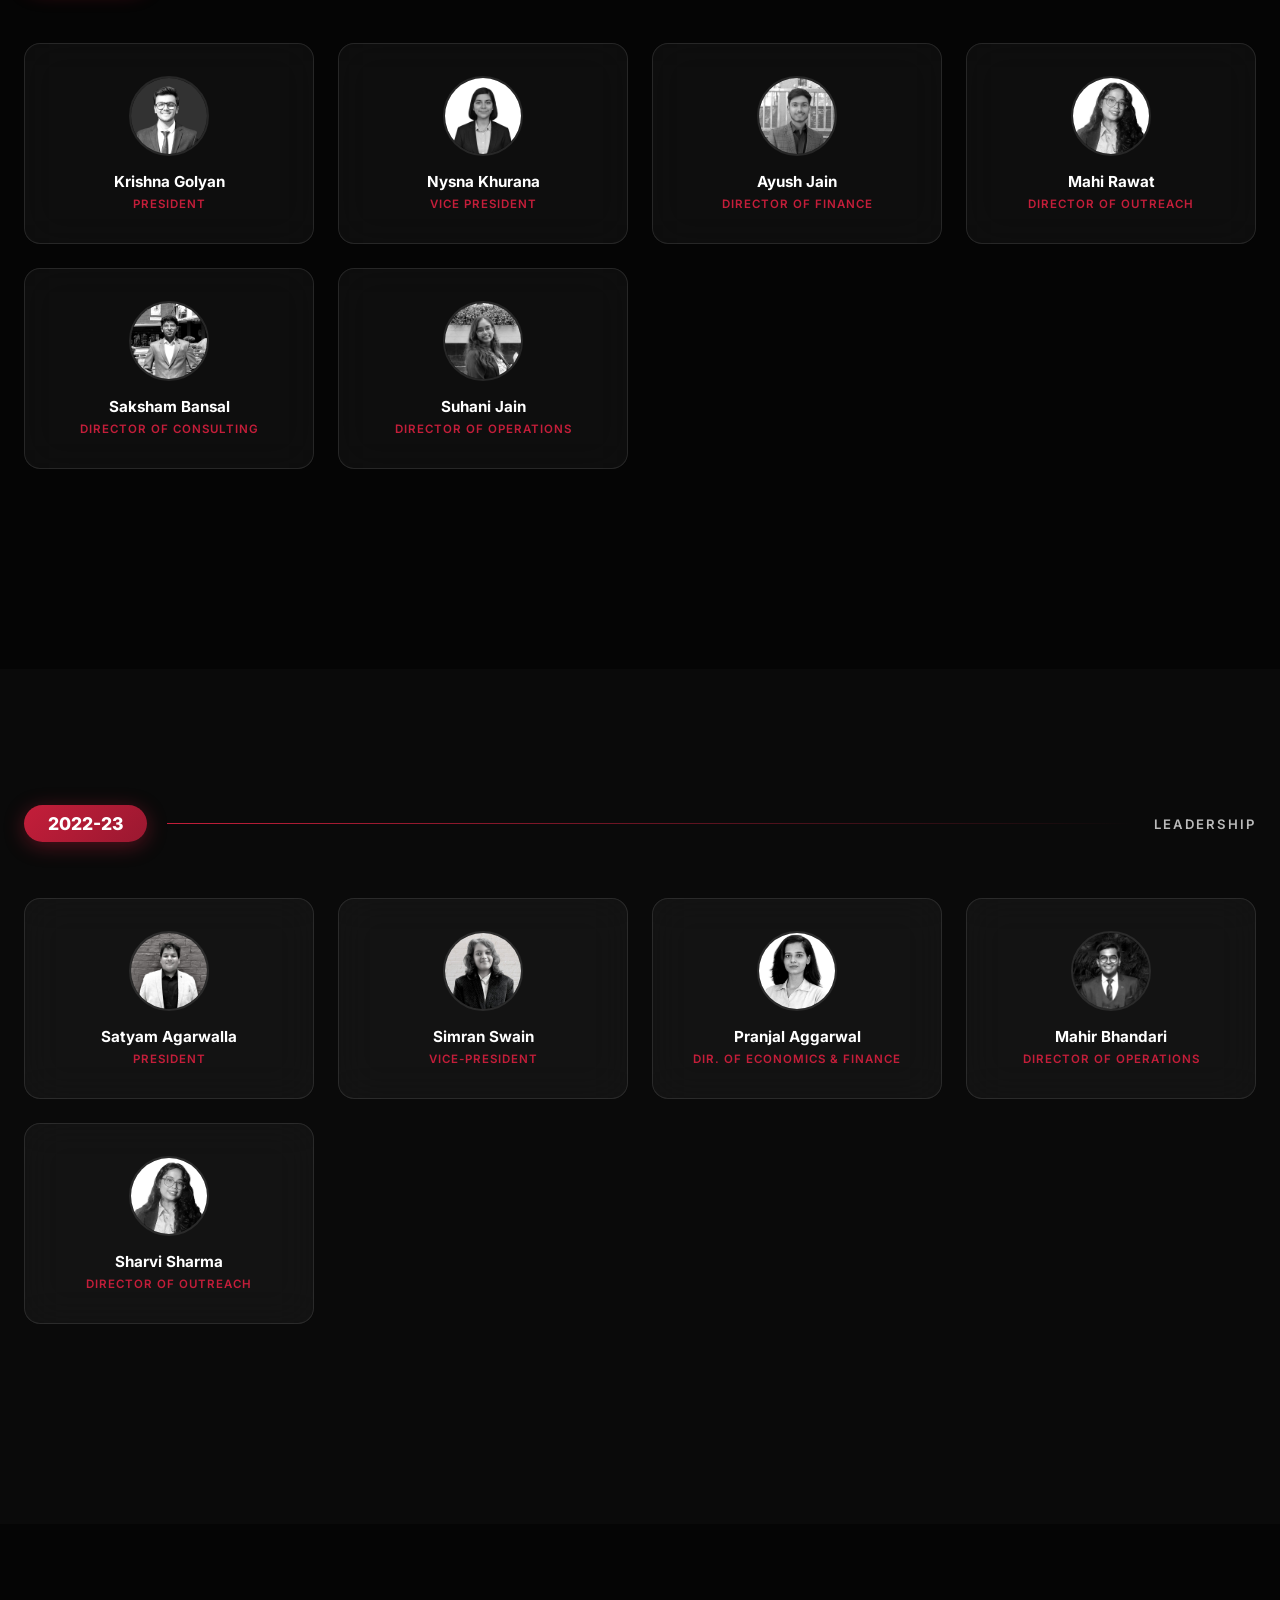
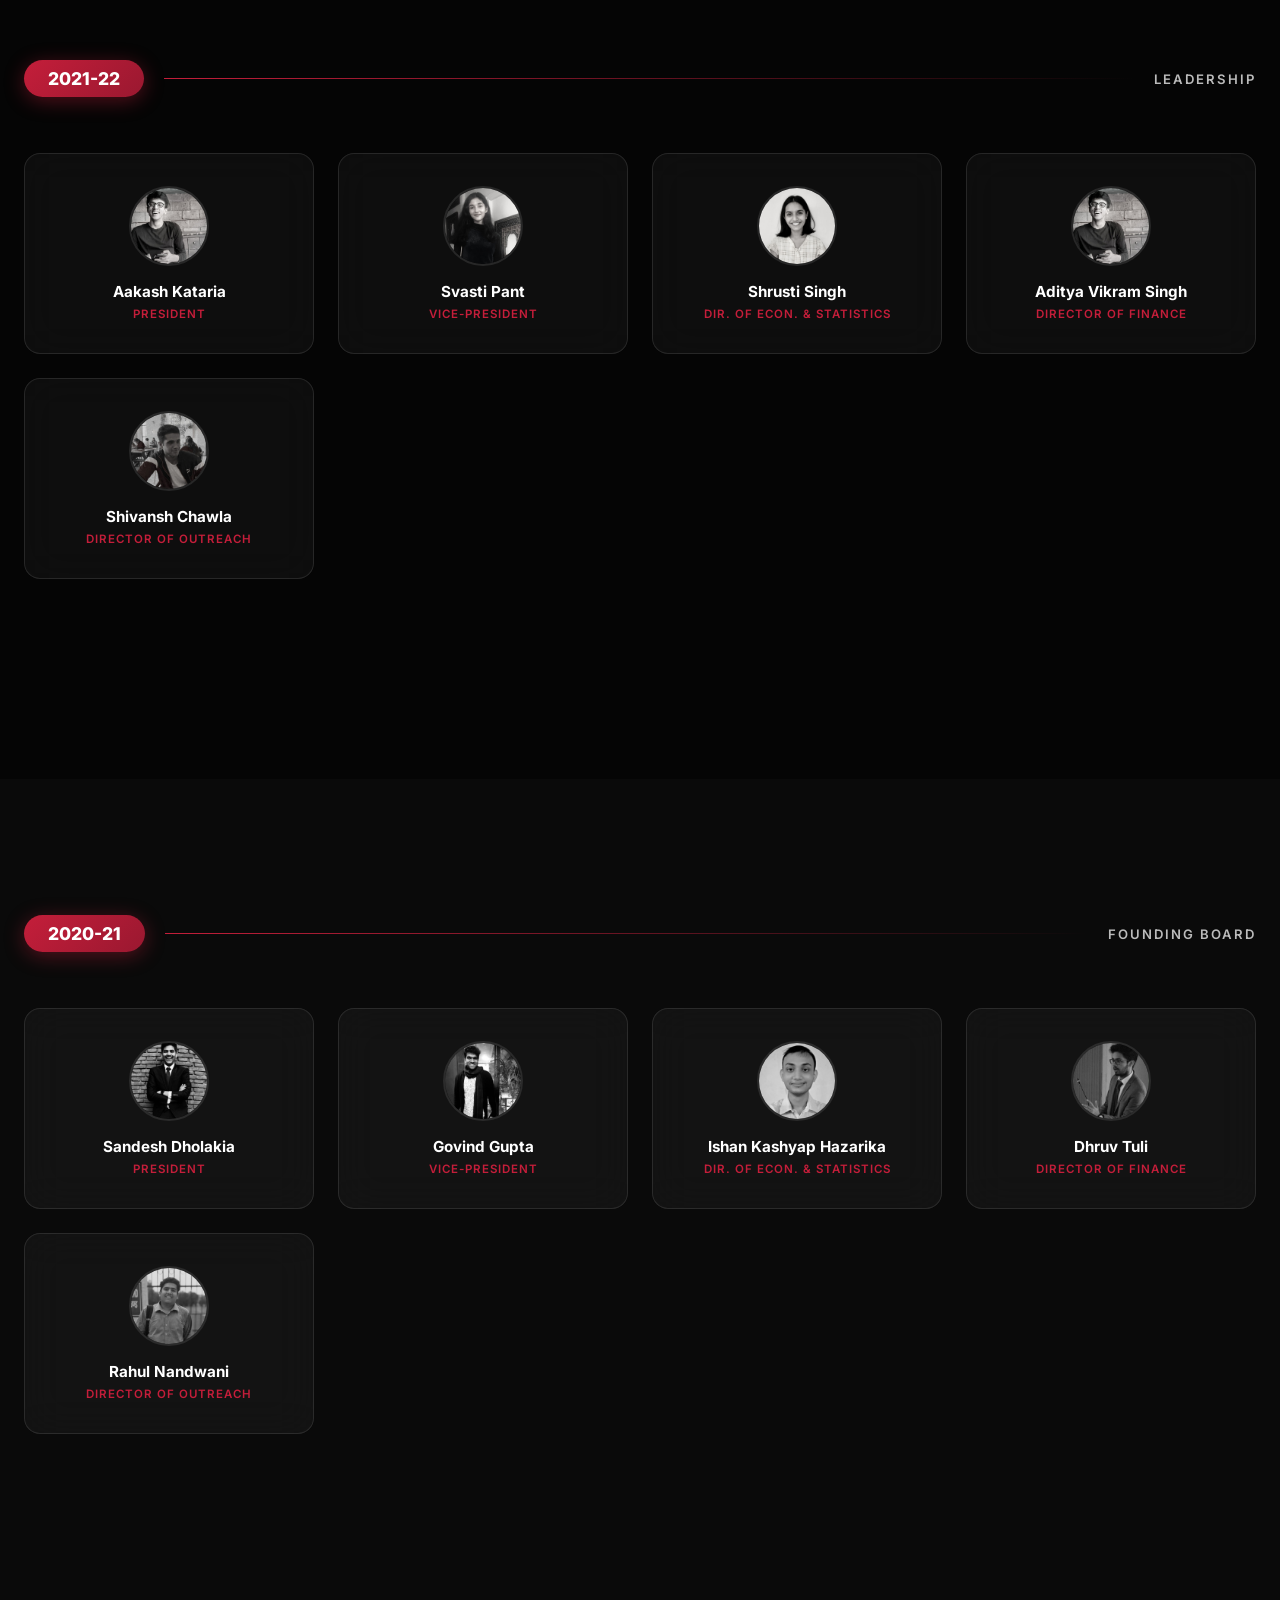
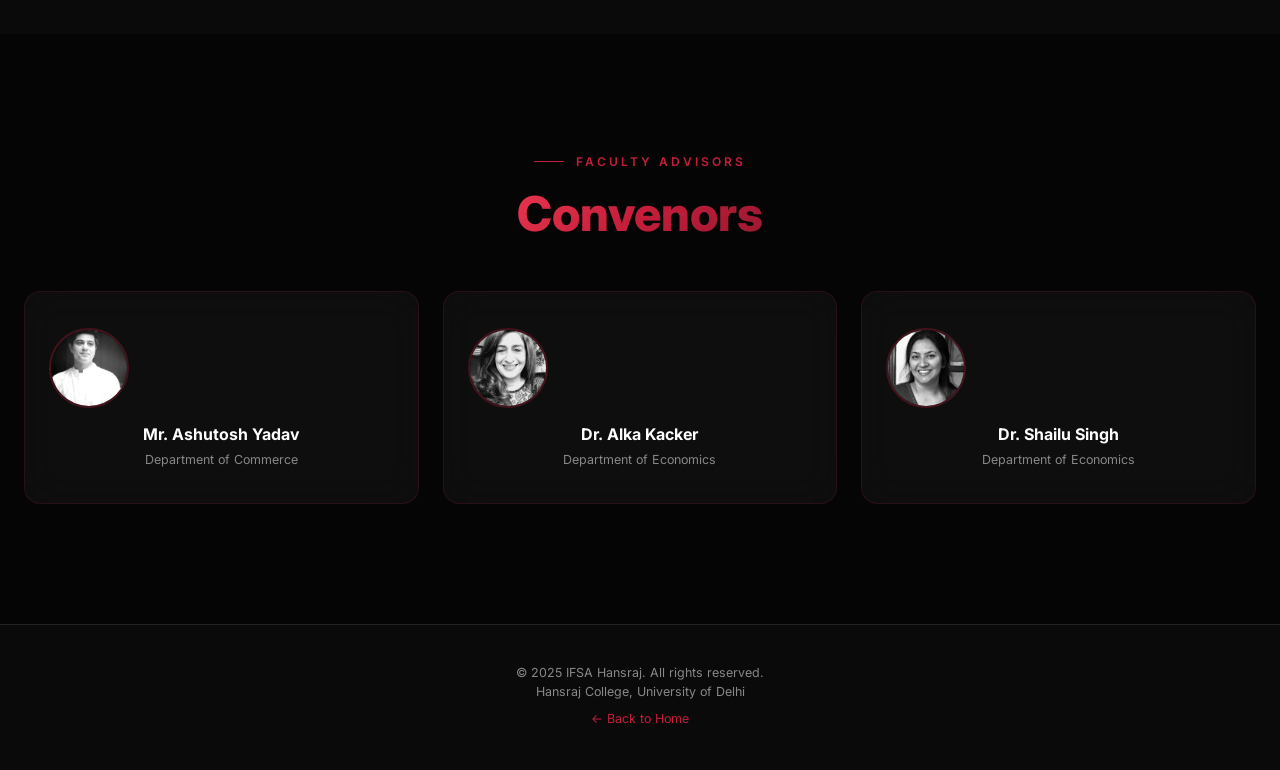
<file: team.html>
<!DOCTYPE html>
<html lang="en">
<head>
  <meta charset="UTF-8">
  <meta name="viewport" content="width=device-width, initial-scale=1.0">
  <title>Our Team — Leadership & Legacy | IFSA Hansraj</title>
  <meta name="description" content="Meet the team behind IFSA Hansraj — from the current Core Committee to our founding board and faculty convenors.">
  <link rel="icon" type="image/png" href="images/ifsa-logo.png">
  <link rel="stylesheet" href="styles.css">
  <link rel="stylesheet" href="pages.css">
</head>
<body>

<!-- ========== NAVBAR ========== -->
<nav class="navbar" id="navbar">
  <div class="container">
    <a href="index.html" class="nav-logo">
      <div class="logo-icon"><img src="images/ifsa-logo.png" alt="IFSA Logo"></div>
    </a>
    <div class="nav-links">
      <a href="index.html#hero">Home</a>
      <a href="index.html#about">About Us</a>
      <a href="team.html" class="active">Our Team</a>
      <a href="analytics.html">Analytics</a>
      <a href="projects.html">Projects</a>
      <a href="index.html#fund">Investment Fund</a>
      <a href="achievements.html">Achievements</a>
      <a href="index.html#contact">Contact</a>
      <a href="index.html#join" class="btn-outline nav-cta"><span>Join IFSA</span></a>
    </div>

    <div class="mobile-toggle" id="mobileToggle" onclick="toggleMobile()">
      <span></span><span></span><span></span>
    </div>
  </div>
</nav>

<div class="mobile-menu" id="mobileMenu">
  <a href="index.html#hero" onclick="closeMobile()">Home</a>
  <a href="index.html#about" onclick="closeMobile()">About Us</a>
  <a href="team.html">Our Team</a>
  <a href="analytics.html">Analytics</a>
  <a href="projects.html">Projects</a>
  <a href="index.html#fund" onclick="closeMobile()">Investment Fund</a>
  <a href="achievements.html">Achievements</a>
  <a href="index.html#contact" onclick="closeMobile()">Contact Us</a>
  <a href="index.html#join" class="btn-outline" onclick="closeMobile()">Join IFSA</a>
</div>

<section class="page-hero">
  <div class="page-hero-content">
    <div class="page-hero-label">Leadership</div>
    <h1 class="page-hero-title">Our <span class="gold-text">Team</span></h1>
    <p class="page-hero-desc">The minds behind the mission. From our current core committee to the founding board — meet the people who built IFSA.</p>
  </div>
</section>

<!-- Team Photo -->
<section class="team-showcase">
  <div class="team-image-wrap fade-in">
    <img src="images/hero.png" alt="IFSA Hansraj Team" class="team-hero-img">
    <div class="team-image-overlay">
      <h2>The Team Behind <span class="highlight">IFSA</span></h2>
    </div>
  </div>
</section>

<!-- Dynamic team content loaded from content/team.json -->
<div id="team-dynamic">

<!-- Core Committee 2025-26 -->
<section class="section-padding" id="core-2025">
  <div class="container">
    <div class="team-year-section">
      <div class="team-year-header fade-up">
        <div class="team-year-badge">2025-26</div>
        <div class="team-year-line"></div>
        <div class="team-year-title">Core Committee</div>
      </div>
      <div class="team-members-grid">
        <div class="glass-card team-member-card fade-up stagger-1"><img class="team-member-photo" src="images/team/aaditya-kothari.jpg" alt="Aaditya Kothari"><h3>Aaditya Kothari</h3><div class="team-member-role">President</div></div>
        <div class="glass-card team-member-card fade-up stagger-2"><img class="team-member-photo" src="images/team/arnav-sachdeva.jpg" alt="Arnav Sachdeva"><h3>Arnav Sachdeva</h3><div class="team-member-role">Vice President</div></div>
        <div class="glass-card team-member-card fade-up stagger-3"><img class="team-member-photo" src="images/team/vanshika-soni.jpg" alt="Vanshika Soni"><h3>Vanshika Soni</h3><div class="team-member-role">Vice President</div></div>
        <div class="glass-card team-member-card fade-up stagger-4"><img class="team-member-photo" src="images/team/jiya-wadhwa.jpg" alt="Jiya Wadhwa"><h3>Jiya Wadhwa</h3><div class="team-member-role">General Secretary</div></div>
      </div>
      <div class="team-year-header fade-up" style="margin-top:48px;"><div class="team-year-line"></div><div class="team-year-title">Executive Board</div><div class="team-year-line"></div></div>
      <div class="team-members-grid">
        <div class="glass-card team-member-card fade-up stagger-1"><img class="team-member-photo" src="images/team/ansh-batra.jpg" alt="Ansh Batra"><h3>Ansh Batra</h3><div class="team-member-role">Executive Board</div></div>
        <div class="glass-card team-member-card fade-up stagger-2"><img class="team-member-photo" src="images/team/bhavi-khanna.jpg" alt="Bhavi Khanna"><h3>Bhavi Khanna</h3><div class="team-member-role">Executive Board</div></div>
        <div class="glass-card team-member-card fade-up stagger-3"><img class="team-member-photo" src="images/team/khushi-satwani.jpg" alt="Khushi Satwani"><h3>Khushi Satwani</h3><div class="team-member-role">Executive Board</div></div>
        <div class="glass-card team-member-card fade-up stagger-4"><img class="team-member-photo" src="images/team/navya-gupta.jpg" alt="Navya Gupta"><h3>Navya Gupta</h3><div class="team-member-role">Executive Board</div></div>
      </div>
    </div>
  </div>
</section>

<!-- Core Committee 2024-25 -->
<section class="section-padding" style="background: var(--dark-900);" id="core-2024">
  <div class="container">
    <div class="team-year-section">
      <div class="team-year-header fade-up"><div class="team-year-badge">2024-25</div><div class="team-year-line"></div><div class="team-year-title">Core Committee</div></div>
      <div class="team-members-grid">
        <div class="glass-card team-member-card fade-up stagger-1"><img class="team-member-photo" src="images/team/saksham-bansal.jpg" alt="Saksham Bansal"><h3>Saksham Bansal</h3><div class="team-member-role">President</div></div>
        <div class="glass-card team-member-card fade-up stagger-2"><img class="team-member-photo" src="images/team/aryan-kumar.jpg" alt="Aryan Kumar"><h3>Aryan Kumar</h3><div class="team-member-role">Vice President</div></div>
        <div class="glass-card team-member-card fade-up stagger-3"><img class="team-member-photo" src="images/team/ayush-jain.jpg" alt="Ayush Jain"><h3>Ayush Jain</h3><div class="team-member-role">Vice President</div></div>
      </div>
    </div>
  </div>
</section>

<!-- 2020-21 Founding Board -->
<section class="section-padding" style="background: var(--dark-900);" id="founding">
  <div class="container">
    <div class="team-year-section">
      <div class="team-year-header fade-up"><div class="team-year-badge">2020-21</div><div class="team-year-line"></div><div class="team-year-title">Founding Board</div></div>
      <div class="team-members-grid">
        <div class="glass-card team-member-card fade-up stagger-1"><img class="team-member-photo" src="images/team/sandesh-dholakia.jpg" alt="Sandesh Dholakia"><h3>Sandesh Dholakia</h3><div class="team-member-role">President</div></div>
        <div class="glass-card team-member-card fade-up stagger-2"><img class="team-member-photo" src="images/team/govind-gupta.jpg" alt="Govind Gupta"><h3>Govind Gupta</h3><div class="team-member-role">Vice-President</div></div>
        <div class="glass-card team-member-card fade-up stagger-3"><img class="team-member-photo" src="images/team/ishan-kashyap-hazarika.jpg" alt="Ishan Kashyap Hazarika"><h3>Ishan Kashyap Hazarika</h3><div class="team-member-role">Dir. of Econ. &amp; Statistics</div></div>
        <div class="glass-card team-member-card fade-up stagger-4"><img class="team-member-photo" src="images/team/dhruv-tuli.jpg" alt="Dhruv Tuli"><h3>Dhruv Tuli</h3><div class="team-member-role">Director of Finance</div></div>
        <div class="glass-card team-member-card fade-up stagger-5"><img class="team-member-photo" src="images/team/rahul-nandwani.jpg" alt="Rahul Nandwani"><h3>Rahul Nandwani</h3><div class="team-member-role">Director of Outreach</div></div>
      </div>
    </div>
  </div>
</section>

</div>

<!-- Convenors -->
<section class="section-padding" id="convenors">
  <div class="container">
    <div class="fade-up" style="text-align:center;">
      <div class="section-label" style="justify-content:center;">Faculty Advisors</div>
      <h2 class="section-title"><span class="gold-text">Convenors</span></h2>
    </div>
    <div class="convenors-grid" id="convenors-dynamic">
      <div class="glass-card convenor-card fade-up stagger-1"><h3>Mr. Ashutosh Yadav</h3><div class="dept">Department of Commerce</div></div>
      <div class="glass-card convenor-card fade-up stagger-2"><h3>Dr. Alka Kacker</h3><div class="dept">Department of Economics</div></div>
      <div class="glass-card convenor-card fade-up stagger-3"><h3>Dr. Shailu Singh</h3><div class="dept">Department of Economics</div></div>
    </div>
  </div>
</section>

<footer class="page-footer">
  <div class="container">
    <p>© 2025 IFSA Hansraj. All rights reserved.</p>
    <p>Hansraj College, University of Delhi</p>
    <p style="margin-top: 12px;"><a href="index.html">← Back to Home</a></p>
  </div>
</footer>

<script src="content-loader.js"></script>
<script src="app.js"></script>
</body>
</html>
</file>
<file: styles.css>
/* ========== FONTS ========== */
@import url('https://fonts.googleapis.com/css2?family=Inter:wght@300;400;500;600;700;800;900&display=swap');

/* ========== CSS VARIABLES ========== */
:root {
  --gold: #C41E3A;
  --gold-light: #E8354F;
  --gold-dark: #9A1830;
  --gold-glow: rgba(196, 30, 58, 0.4);
  --dark-950: #050505;
  --dark-900: #0A0A0A;
  --dark-800: #111111;
  --dark-700: #1A1A1A;
  --dark-600: #222222;
  --dark-500: #333333;
  --dark-400: #888888;
  --dark-300: #BBBBBB;
  --dark-200: #DDDDDD;
  --dark-100: #F0F0F0;
  --green: #00C853;
  --red: #FF1744;
  --glass-bg: rgba(255, 255, 255, 0.04);
  --glass-border: rgba(255, 255, 255, 0.10);
  --glass-bg-hover: rgba(255, 255, 255, 0.07);
}

/* ========== RESET ========== */
*, *::before, *::after { margin: 0; padding: 0; box-sizing: border-box; }
html { scroll-behavior: smooth; font-size: 16px; }
body {
  font-family: 'Inter', -apple-system, BlinkMacSystemFont, sans-serif;
  background: var(--dark-950);
  color: #E0E0E0;
  overflow-x: hidden;
  -webkit-font-smoothing: antialiased;
}
/* Film grain overlay */
body::after {
  content: ''; position: fixed; inset: 0; z-index: 9999; pointer-events: none;
  background-image: url("data:image/svg+xml,%3Csvg viewBox='0 0 256 256' xmlns='http://www.w3.org/2000/svg'%3E%3Cfilter id='noise'%3E%3CfeTurbulence baseFrequency='0.9' numOctaves='4' stitchTiles='stitch'/%3E%3C/filter%3E%3Crect width='100%25' height='100%25' filter='url(%23noise)'/%3E%3C/svg%3E");
  opacity: 0.025; mix-blend-mode: overlay;
}
a { color: inherit; text-decoration: none; }
ul { list-style: none; }
img { max-width: 100%; display: block; }
button { font-family: inherit; cursor: pointer; border: none; background: none; }

/* ========== SCROLLBAR ========== */
::-webkit-scrollbar { width: 6px; }
::-webkit-scrollbar-track { background: var(--dark-900); }
::-webkit-scrollbar-thumb { background: var(--dark-500); border-radius: 3px; }
::-webkit-scrollbar-thumb:hover { background: var(--gold-dark); }

/* ========== UTILITIES ========== */
.container { max-width: 1280px; margin: 0 auto; padding: 0 24px; }
.section-padding { padding: 120px 0; }
.gold-text { background: linear-gradient(135deg, var(--gold-light), var(--gold), var(--gold-dark)); -webkit-background-clip: text; -webkit-text-fill-color: transparent; background-clip: text; }
.gold-line { width: 60px; height: 3px; background: linear-gradient(90deg, var(--gold), var(--gold-dark)); border-radius: 2px; }
.section-label { font-size: 0.75rem; font-weight: 600; letter-spacing: 3px; text-transform: uppercase; color: var(--gold); margin-bottom: 16px; display: flex; align-items: center; gap: 12px; }
.section-label::before { content: ''; width: 30px; height: 1px; background: var(--gold); }
.section-title { font-size: clamp(2rem, 4vw, 3rem); font-weight: 800; color: #fff; line-height: 1.2; margin-bottom: 20px; }
.section-subtitle { font-size: 1.05rem; color: var(--dark-200); line-height: 1.7; max-width: 600px; }

/* ========== GLASS CARD ========== */
.glass-card {
  background: var(--glass-bg);
  border: 1px solid var(--glass-border);
  border-radius: 16px;
  backdrop-filter: blur(20px);
  -webkit-backdrop-filter: blur(20px);
  transition: all 0.4s cubic-bezier(0.25, 0.46, 0.45, 0.94);
}
.glass-card:hover {
  background: var(--glass-bg-hover);
  border-color: rgba(196, 30, 58, 0.2);
  transform: translateY(-4px);
  box-shadow: 0 20px 60px rgba(0,0,0,0.3), 0 0 30px rgba(196, 30, 58, 0.05);
}

/* ========== BUTTONS ========== */
.btn-gold {
  display: inline-flex; align-items: center; gap: 8px;
  padding: 14px 32px; border-radius: 8px; font-weight: 600; font-size: 0.9rem;
  background: linear-gradient(135deg, var(--gold), var(--gold-dark));
  color: #fff; letter-spacing: 0.5px;
  transition: all 0.5s cubic-bezier(0.25,0.46,0.45,0.94);
  position: relative; overflow: hidden;
}
.btn-gold::before {
  content: ''; position: absolute; top: 0; left: -100%; width: 100%; height: 100%;
  background: linear-gradient(90deg, transparent, rgba(255,255,255,0.15), transparent);
  transition: left 0.6s ease;
}
.btn-gold:hover { transform: translateY(-3px); box-shadow: 0 10px 40px var(--gold-glow); }
.btn-gold:hover::before { left: 100%; }
.btn-gold span { position: relative; z-index: 1; }

.btn-outline {
  display: inline-flex; align-items: center; gap: 8px;
  padding: 14px 32px; border-radius: 8px; font-weight: 600; font-size: 0.9rem;
  border: 1.5px solid var(--gold); color: var(--gold);
  letter-spacing: 0.5px; transition: all 0.5s cubic-bezier(0.25,0.46,0.45,0.94);
  background: transparent; position: relative; overflow: hidden;
}
.btn-outline::before {
  content: ''; position: absolute; bottom: 0; left: 0; width: 100%; height: 0;
  background: rgba(196, 30, 58, 0.08);
  transition: height 0.4s ease;
  z-index: 0;
}
.btn-outline:hover::before { height: 100%; }
.btn-outline:hover {
  background: rgba(196, 30, 58, 0.1);
  box-shadow: 0 0 25px rgba(196, 30, 58, 0.15);
  transform: translateY(-3px);
}
.btn-outline span { position: relative; z-index: 1; }

/* ========== NAVBAR ========== */
.navbar {
  position: fixed; top: 0; left: 0; right: 0; z-index: 1000;
  padding: 12px 0;
  transition: all 0.4s ease;
}
.navbar.scrolled {
  background: rgba(5, 5, 5, 0.85);
  backdrop-filter: blur(20px); -webkit-backdrop-filter: blur(20px);
  padding: 8px 0;
  border-bottom: 1px solid var(--glass-border);
}
.navbar .container { display: flex; align-items: center; justify-content: space-between; }
.nav-logo { display: flex; align-items: center; gap: 10px; font-size: 1.3rem; font-weight: 800; }
.nav-logo .logo-icon {
  width: 80px; height: 80px; border-radius: 8px;
  overflow: hidden; display: flex; align-items: center; justify-content: center;
  background: transparent;
}
.nav-logo .logo-icon img { width: 100%; height: 100%; object-fit: contain; }
.nav-links { display: flex; align-items: center; gap: 32px; }
.nav-links a { font-size: 0.85rem; font-weight: 500; color: var(--dark-200); transition: color 0.3s; position: relative; }
.nav-links a::after { content: ''; position: absolute; bottom: -4px; left: 0; width: 0; height: 1.5px; background: var(--gold); transition: width 0.3s; }
.nav-links a:hover { color: #fff; }
.nav-links a:hover::after { width: 100%; }
.nav-cta { padding: 10px 24px !important; font-size: 0.8rem !important; }
.mobile-toggle { display: none; flex-direction: column; gap: 5px; cursor: pointer; z-index: 1001; }
.mobile-toggle span { width: 24px; height: 2px; background: #fff; transition: all 0.3s; border-radius: 1px; }
.mobile-toggle.active span:nth-child(1) { transform: rotate(45deg) translate(5px, 5px); }
.mobile-toggle.active span:nth-child(2) { opacity: 0; }
.mobile-toggle.active span:nth-child(3) { transform: rotate(-45deg) translate(5px, -5px); }
.mobile-menu {
  display: none; position: fixed; inset: 0; background: rgba(5,5,5,0.98);
  flex-direction: column; align-items: center; justify-content: center; gap: 28px;
  z-index: 999;
}
.mobile-menu.active { display: flex; }
.mobile-menu a { font-size: 1.2rem; font-weight: 600; color: var(--dark-200); transition: color 0.3s; }
.mobile-menu a:hover { color: var(--gold); }



/* ========== HERO ========== */
.hero {
  min-height: 100vh; position: relative; display: flex; align-items: center;
  justify-content: center; overflow: hidden; background: #030303;
}
#heroCanvas {
  position: absolute; inset: 0; z-index: 0; width: 100%; height: 100%;
  filter: blur(2px);
}
.hero-vignette {
  position: absolute; inset: 0; z-index: 1; pointer-events: none;
  background: radial-gradient(ellipse at center, transparent 30%, rgba(3,3,3,0.7) 100%);
}
.hero-content {
  position: relative; z-index: 2;
  padding-top: 140px; padding-bottom: 60px;
}
.hero-center { text-align: center; max-width: 880px; margin: 0 auto; }

/* Badge */
.hero-badge {
  display: inline-flex; align-items: center; gap: 10px;
  padding: 8px 20px; border-radius: 100px;
  background: rgba(196, 30, 58, 0.08);
  border: 1px solid rgba(196, 30, 58, 0.25);
  font-size: 0.75rem; font-weight: 600; color: var(--gold-light);
  letter-spacing: 1.5px; text-transform: uppercase;
  margin-bottom: 32px;
  animation: badgeGlow 3s ease-in-out infinite alternate;
}
.badge-dot {
  width: 6px; height: 6px; border-radius: 50%;
  background: var(--gold); animation: pulse-dot 2s infinite;
}
@keyframes badgeGlow {
  0% { box-shadow: 0 0 10px rgba(196,30,58,0); }
  100% { box-shadow: 0 0 25px rgba(196,30,58,0.12); }
}

.hero-headline {
  font-size: clamp(3rem, 7vw, 5.5rem); font-weight: 900;
  color: #fff; line-height: 1.02; margin-bottom: 24px;
  letter-spacing: -1px;
  min-height: 2.15em;
}
.hero-headline .highlight {
  background: linear-gradient(135deg, var(--gold-light), var(--gold));
  -webkit-background-clip: text; -webkit-text-fill-color: transparent;
  background-clip: text;
}
.type-cursor {
  color: var(--gold); font-weight: 300;
  animation: cursorBlink 0.8s step-end infinite;
}
@keyframes cursorBlink {
  0%, 100% { opacity: 1; }
  50% { opacity: 0; }
}
.hero-desc {
  font-size: 1.05rem; color: var(--dark-200); line-height: 1.8;
  max-width: 520px; margin: 0 auto 40px;
}
.hero-buttons {
  display: flex; gap: 16px; justify-content: center; flex-wrap: wrap;
  margin-bottom: 80px;
}

/* Stats Row */
.stats-row {
  display: grid; grid-template-columns: repeat(4, 1fr); gap: 20px;
  max-width: 900px; margin: 0 auto;
}
.stat-card {
  background: rgba(255,255,255,0.03); border: 1px solid rgba(255,255,255,0.07);
  border-radius: 16px; padding: 28px 20px; text-align: center;
  backdrop-filter: blur(12px); transition: all 0.4s;
  position: relative; overflow: hidden;
}
.stat-card::before {
  content: ''; position: absolute; top: 0; left: 50%; transform: translateX(-50%);
  width: 40px; height: 2px;
  background: linear-gradient(90deg, transparent, var(--gold), transparent);
  opacity: 0; transition: opacity 0.4s;
}
.stat-card:hover { border-color: rgba(196,30,58,0.3); transform: translateY(-3px); }
.stat-card:hover::before { opacity: 1; }
.stat-number { font-size: 2.2rem; font-weight: 800; color: #fff; margin-bottom: 6px; }
.stat-label { font-size: 0.72rem; color: var(--dark-300); font-weight: 500; letter-spacing: 1px; text-transform: uppercase; }

/* Scroll Indicator */
.hero-scroll-indicator {
  position: absolute; bottom: 32px; left: 50%; transform: translateX(-50%);
  z-index: 3; display: flex; flex-direction: column; align-items: center; gap: 8px;
}
.scroll-line {
  width: 1px; height: 40px; background: linear-gradient(180deg, var(--gold), transparent);
  animation: scrollPulse 2s ease-in-out infinite;
}
@keyframes scrollPulse {
  0%, 100% { opacity: 0.3; transform: scaleY(0.7); }
  50% { opacity: 1; transform: scaleY(1); }
}
.hero-scroll-indicator span {
  font-size: 0.6rem; letter-spacing: 3px; text-transform: uppercase;
  color: var(--dark-400); font-weight: 600;
}


/* ========== TICKER MARQUEE ========== */
.ticker-wrap {
  width: 100%; overflow: hidden;
  background: rgba(196, 30, 58, 0.04);
  border-top: 1px solid rgba(196, 30, 58, 0.12);
  border-bottom: 1px solid rgba(196, 30, 58, 0.12);
  padding: 14px 0;
}
.ticker-track {
  display: flex; align-items: center; gap: 40px;
  white-space: nowrap;
  animation: tickerScroll 30s linear infinite;
  width: max-content;
}
.ticker-item {
  font-size: 0.72rem; font-weight: 600; color: var(--dark-300);
  letter-spacing: 1px; text-transform: uppercase;
}
.ticker-dot {
  width: 4px; height: 4px; border-radius: 50%;
  background: rgba(196, 30, 58, 0.5); flex-shrink: 0;
}
@keyframes tickerScroll {
  0% { transform: translateX(0); }
  100% { transform: translateX(-50%); }
}

/* ========== TEAM SHOWCASE ========== */
.team-showcase {
  position: relative; overflow: hidden;
  background: #030303;
}
.team-image-wrap {
  position: relative; width: 100%; height: 70vh; min-height: 400px;
  overflow: hidden;
  opacity: 0; transform: translateY(80px) scale(0.95);
  transition: opacity 1.2s cubic-bezier(0.25,0.46,0.45,0.94),
              transform 1.2s cubic-bezier(0.25,0.46,0.45,0.94);
}
.team-image-wrap.visible {
  opacity: 1; transform: translateY(0) scale(1);
}
.team-hero-img {
  width: 100%; height: 100%; object-fit: cover;
  filter: brightness(0.35) saturate(0.7);
  transition: transform 8s ease-out;
}
.team-image-wrap.visible .team-hero-img {
  transform: scale(1.05);
}
.team-image-overlay {
  position: absolute; inset: 0; display: flex; align-items: center; justify-content: center;
  background:
    radial-gradient(ellipse at center, transparent 30%, rgba(3,3,3,0.85) 100%),
    linear-gradient(180deg, rgba(3,3,3,0.6) 0%, rgba(3,3,3,0.3) 40%, rgba(3,3,3,0.3) 60%, rgba(3,3,3,0.8) 100%);
}
.team-image-overlay h2 {
  font-size: clamp(2rem, 5vw, 3.5rem); font-weight: 900; color: #fff;
  text-align: center; letter-spacing: -0.5px;
}
.team-image-overlay .highlight {
  background: linear-gradient(135deg, var(--gold-light), var(--gold));
  -webkit-background-clip: text; -webkit-text-fill-color: transparent; background-clip: text;
}

/* ========== INSIGHTS ========== */
.insights-grid { display: grid; grid-template-columns: repeat(4, 1fr); gap: 24px; margin-top: 48px; }
.insight-card { border-radius: 16px; overflow: hidden; }
.insight-card .card-img { height: 200px; overflow: hidden; position: relative; }
.insight-card .card-img img { width: 100%; height: 100%; object-fit: cover; transition: transform 0.5s; }
.insight-card:hover .card-img img { transform: scale(1.08); }
.insight-card .card-body { padding: 20px; }
.insight-tag {
  display: inline-block; padding: 4px 12px; border-radius: 20px; font-size: 0.65rem;
  font-weight: 700; letter-spacing: 1px; text-transform: uppercase;
  background: rgba(196,30,58,0.15); color: var(--gold); margin-bottom: 12px;
}
.insight-card h3 { font-size: 1rem; font-weight: 700; color: #fff; line-height: 1.4; margin-bottom: 10px; }
.insight-card .date { font-size: 0.75rem; color: var(--dark-400); }
.insights-cta { text-align: center; margin-top: 48px; }

/* ========== BENTO GRID (What We Do) ========== */
.bento-grid {
  display: grid;
  grid-template-columns: 1fr 1fr 1fr;
  grid-template-rows: auto auto;
  gap: 20px;
  margin-top: 48px;
}
.bento-card {
  padding: 32px 28px;
  display: flex; flex-direction: column;
  position: relative; overflow: hidden;
}
.bento-large {
  grid-column: 1 / 2;
  grid-row: 1 / 3;
}
.bento-header {
  display: flex; align-items: center; justify-content: space-between;
  margin-bottom: 16px;
}
.bento-icon-wrap {
  width: 44px; height: 44px; border-radius: 12px;
  background: rgba(196,30,58,0.1); border: 1px solid rgba(196,30,58,0.2);
  display: flex; align-items: center; justify-content: center;
}
.bento-num {
  font-size: 1rem; font-weight: 800; color: var(--gold);
  opacity: 0.6; letter-spacing: -0.5px;
}
.bento-card h3 {
  font-size: 1.15rem; font-weight: 700; color: #fff; margin-bottom: 10px;
}
.bento-card p {
  font-size: 0.85rem; color: var(--dark-300); line-height: 1.7;
  margin-bottom: 16px; flex: 1;
}
.bento-mini-stats {
  display: flex; gap: 16px; margin-bottom: 16px;
  padding: 16px; border-radius: 12px;
  background: rgba(255,255,255,0.02); border: 1px solid var(--glass-border);
}
.bento-mini-stat { text-align: center; flex: 1; }
.bms-num {
  display: block; font-size: 1.2rem; font-weight: 800; color: #fff;
  margin-bottom: 2px;
}
.bms-label {
  display: block; font-size: 0.62rem; color: var(--dark-400);
  text-transform: uppercase; letter-spacing: 0.5px;
}
.bento-link {
  font-size: 0.82rem; font-weight: 600; color: var(--gold);
  display: inline-flex; align-items: center; gap: 4px;
  transition: gap 0.3s; margin-top: auto;
}
.bento-link:hover { gap: 10px; }
.bento-partner-logos {
  display: flex; flex-wrap: wrap; gap: 8px; margin-top: auto;
}
.bento-partner {
  padding: 5px 12px; border-radius: 6px; font-size: 0.68rem;
  font-weight: 600; letter-spacing: 0.5px;
  background: rgba(255,255,255,0.04); border: 1px solid var(--glass-border);
  color: var(--dark-300);
}
.bento-fund-preview {
  display: flex; align-items: baseline; gap: 12px; margin-top: auto;
  padding: 12px 16px; border-radius: 10px;
  background: rgba(255,255,255,0.02); border: 1px solid var(--glass-border);
}
.bfp-label {
  font-size: 0.68rem; color: var(--dark-400); text-transform: uppercase;
  letter-spacing: 0.5px; font-weight: 600;
}
.bfp-value {
  font-size: 1.3rem; font-weight: 800;
}
.bfp-value.green { color: var(--green); }
.bfp-sub {
  font-size: 0.68rem; color: var(--dark-400);
}
/* Bento CTA */
.bento-cta { margin-top: 24px; }
.bento-cta-inner {
  display: flex; align-items: center; gap: 24px;
  padding: 28px 36px; border-radius: 16px;
  background: rgba(196,30,58,0.04) !important;
  border: 1px solid rgba(196,30,58,0.15) !important;
}
.bento-cta-icon {
  width: 52px; height: 52px; border-radius: 14px; flex-shrink: 0;
  background: rgba(196,30,58,0.1); border: 1px solid rgba(196,30,58,0.2);
  display: flex; align-items: center; justify-content: center;
}
.bento-cta-text { flex: 1; }
.bento-cta-text h3 {
  font-size: 1.15rem; font-weight: 700; color: #fff; margin-bottom: 4px;
}
.bento-cta-text p {
  font-size: 0.85rem; color: var(--dark-300);
}

/* ========== CLIENTS ========== */
.clients-grid { display: grid; grid-template-columns: repeat(4, 1fr); gap: 20px; margin-top: 48px; }
.client-card {
  padding: 28px; text-align: center; display: flex; flex-direction: column;
  align-items: center; justify-content: center; gap: 14px;
  min-height: 120px;
}
.client-logo {
  width: 80px; height: 80px; object-fit: contain;
  filter: grayscale(100%) brightness(0.8); opacity: 0.7;
  transition: all 0.4s;
}
.client-card:hover .client-logo {
  filter: grayscale(0%) brightness(1); opacity: 1;
}
.client-card span {
  font-size: 0.75rem; font-weight: 700; letter-spacing: 2px; color: var(--dark-400);
  text-transform: uppercase; transition: all 0.4s;
}
.client-card:hover span { color: var(--gold); }

/* ========== INVESTMENT FUND ========== */
.fund-grid { display: grid; grid-template-columns: 1fr 1fr; gap: 24px; margin-top: 48px; }
.fund-panel { padding: 32px; }
.fund-panel h3 { font-size: 1.1rem; font-weight: 700; color: #fff; margin-bottom: 20px; display: flex; align-items: center; gap: 8px; }
.fund-panel h3 .dot { width: 8px; height: 8px; border-radius: 50%; background: var(--green); animation: pulse-dot 2s infinite; }
@keyframes pulse-dot { 0%, 100% { opacity: 1; } 50% { opacity: 0.4; } }

/* Chart */
.donut-chart { width: 200px; height: 200px; margin: 0 auto 24px; position: relative; }
.donut-chart svg { width: 100%; height: 100%; transform: rotate(-90deg); }
.donut-chart circle { fill: none; stroke-width: 28; transition: stroke-dashoffset 1s ease; }
.donut-center {
  position: absolute; inset: 0; display: flex; flex-direction: column;
  align-items: center; justify-content: center;
}
.donut-center .value { font-size: 1.5rem; font-weight: 800; color: #fff; }
.donut-center .label { font-size: 0.65rem; color: var(--dark-400); text-transform: uppercase; letter-spacing: 1px; }
.chart-legend { display: flex; flex-wrap: wrap; gap: 12px; justify-content: center; }
.legend-item { display: flex; align-items: center; gap: 6px; font-size: 0.75rem; color: var(--dark-300); }
.legend-dot { width: 8px; height: 8px; border-radius: 2px; }

/* Metrics */
.metric-row { display: flex; justify-content: space-between; padding: 14px 0; border-bottom: 1px solid var(--glass-border); }
.metric-row:last-child { border: none; }
.metric-label { font-size: 0.82rem; color: var(--dark-300); }
.metric-value { font-size: 0.88rem; font-weight: 700; color: #fff; }
.metric-value.green { color: var(--green); }
.metric-value.red { color: var(--red); }

/* Stock Cards */
.stock-cards { display: grid; grid-template-columns: 1fr 1fr; gap: 12px; margin-top: 16px; }
.stock-card {
  background: rgba(255,255,255,0.02); border: 1px solid var(--glass-border);
  border-radius: 10px; padding: 16px;
}
.stock-card .ticker { font-size: 0.85rem; font-weight: 700; color: var(--gold); }
.stock-card .company { font-size: 0.72rem; color: var(--dark-400); margin: 4px 0; }
.stock-card .change { font-size: 0.8rem; font-weight: 700; }
.stock-card .change.up { color: var(--green); }
.stock-card .change.down { color: var(--red); }

/* ========== ACHIEVEMENTS ========== */
.timeline { position: relative; margin-top: 60px; padding-left: 40px; }
.timeline::before {
  content: ''; position: absolute; left: 15px; top: 0; bottom: 0;
  width: 2px; background: linear-gradient(180deg, var(--gold), var(--dark-600));
}
.timeline-item { position: relative; margin-bottom: 40px; padding-left: 40px; }
.timeline-dot {
  position: absolute; left: -33px; top: 8px; width: 12px; height: 12px;
  border-radius: 50%; background: var(--gold);
  box-shadow: 0 0 12px var(--gold-glow);
}
.timeline-item .year { font-size: 0.75rem; font-weight: 700; color: var(--gold); letter-spacing: 2px; margin-bottom: 8px; }
.timeline-item h3 { font-size: 1.1rem; font-weight: 700; color: #fff; margin-bottom: 8px; }
.timeline-item p { font-size: 0.88rem; color: var(--dark-300); line-height: 1.6; }
.achievement-counters { display: grid; grid-template-columns: repeat(4, 1fr); gap: 20px; margin-top: 60px; }
.counter-card { text-align: center; padding: 32px; }
.counter-card .count { font-size: 2.5rem; font-weight: 900; margin-bottom: 8px; }
.counter-card .count-label { font-size: 0.8rem; color: var(--dark-300); font-weight: 500; }

/* ========== TEAM ========== */
.team-grid { display: grid; grid-template-columns: repeat(4, 1fr); gap: 24px; margin-top: 48px; }
.team-card { padding: 32px 24px; text-align: center; }
.team-avatar {
  width: 90px; height: 90px; border-radius: 50%; margin: 0 auto 16px;
  background: linear-gradient(135deg, var(--dark-600), var(--dark-700));
  display: flex; align-items: center; justify-content: center;
  font-size: 1.5rem; font-weight: 800; color: var(--gold);
  border: 2px solid var(--glass-border);
  transition: border-color 0.3s;
}
.team-card:hover .team-avatar { border-color: var(--gold); box-shadow: 0 0 20px var(--gold-glow); }
.team-card h3 { font-size: 1rem; font-weight: 700; color: #fff; margin-bottom: 4px; }
.team-card .role { font-size: 0.78rem; color: var(--gold); font-weight: 600; margin-bottom: 6px; }
.team-card .domain { font-size: 0.72rem; color: var(--dark-400); margin-bottom: 14px; }
.team-linkedin {
  display: inline-flex; align-items: center; justify-content: center;
  width: 32px; height: 32px; border-radius: 6px; border: 1px solid var(--glass-border);
  color: var(--dark-400); transition: all 0.3s; font-size: 0.8rem;
}
.team-linkedin:hover { color: var(--gold); border-color: var(--gold); background: rgba(196,30,58,0.1); }

/* ========== FOOTER ========== */
.footer { background: var(--dark-900); border-top: 1px solid var(--glass-border); padding: 80px 0 30px; }
.footer-grid { display: grid; grid-template-columns: 2fr 1fr 1fr 1.5fr; gap: 48px; margin-bottom: 48px; }
.footer-brand p { font-size: 0.88rem; color: var(--dark-300); line-height: 1.7; margin-top: 16px; max-width: 300px; }
.footer-col h4 { font-size: 0.85rem; font-weight: 700; color: #fff; margin-bottom: 20px; text-transform: uppercase; letter-spacing: 1px; }
.footer-col a { display: block; font-size: 0.85rem; color: var(--dark-300); padding: 5px 0; transition: color 0.3s; }
.footer-col a:hover { color: var(--gold); }
.newsletter-input {
  display: flex; margin-top: 12px; border: 1px solid var(--glass-border);
  border-radius: 8px; overflow: hidden;
}
.newsletter-input input {
  flex: 1; padding: 12px 16px; background: transparent; border: none;
  color: #fff; font-size: 0.85rem; font-family: inherit; outline: none;
}
.newsletter-input input::placeholder { color: var(--dark-400); }
.newsletter-input button {
  padding: 12px 20px; background: var(--gold); color: #fff;
  font-weight: 700; font-size: 0.78rem; letter-spacing: 0.5px;
  transition: background 0.3s;
}
.newsletter-input button:hover { background: var(--gold-light); }
.footer-social { display: flex; gap: 12px; margin-top: 16px; }
.footer-social a {
  width: 36px; height: 36px; border-radius: 8px; border: 1px solid var(--glass-border);
  display: flex; align-items: center; justify-content: center;
  color: var(--dark-300); transition: all 0.3s;
}
.footer-social a:hover { color: var(--gold); border-color: var(--gold); background: rgba(196,30,58,0.1); }
.footer-bottom { border-top: 1px solid var(--glass-border); padding-top: 24px; display: flex; justify-content: space-between; align-items: center; }
.footer-bottom p { font-size: 0.75rem; color: var(--dark-400); }

/* ========== ANIMATIONS ========== */
.fade-up { opacity: 0; transform: translateY(30px); transition: all 0.7s cubic-bezier(0.25, 0.46, 0.45, 0.94); }
.fade-up.visible { opacity: 1; transform: translateY(0); }
.fade-in { opacity: 0; transition: opacity 0.7s ease; }
.fade-in.visible { opacity: 1; }
.stagger-1 { transition-delay: 0.1s; }
.stagger-2 { transition-delay: 0.2s; }
.stagger-3 { transition-delay: 0.3s; }
.stagger-4 { transition-delay: 0.4s; }
.stagger-5 { transition-delay: 0.5s; }
.stagger-6 { transition-delay: 0.6s; }
.stagger-7 { transition-delay: 0.7s; }
.stagger-8 { transition-delay: 0.8s; }

@keyframes float { 0%, 100% { transform: translateY(0); } 50% { transform: translateY(-8px); } }
@keyframes glow { 0%, 100% { box-shadow: 0 0 5px var(--gold-glow); } 50% { box-shadow: 0 0 20px var(--gold-glow); } }
@keyframes shimmer { 0% { background-position: -200% 0; } 100% { background-position: 200% 0; } }

/* ========== HERO GLOW (mouse-reactive) ========== */
.hero-glow {
  position: absolute; inset: 0; z-index: 1; pointer-events: none;
  background: radial-gradient(600px circle at var(--glow-x, 50%) var(--glow-y, 50%), rgba(196,30,58,0.12), transparent 60%);
  transition: background 0.15s ease;
}

/* ========== HERO ORBS (slow floating gradients) ========== */
.hero-orb {
  position: absolute; border-radius: 50%; pointer-events: none; z-index: 0;
  filter: blur(80px); opacity: 0.18;
}
.hero-orb-1 {
  width: 500px; height: 500px; top: 10%; left: -5%;
  background: radial-gradient(circle, rgba(196,30,58,0.5), transparent 70%);
  animation: orbFloat1 14s ease-in-out infinite;
}
.hero-orb-2 {
  width: 400px; height: 400px; bottom: 10%; right: -5%;
  background: radial-gradient(circle, rgba(160,0,40,0.4), transparent 70%);
  animation: orbFloat2 18s ease-in-out infinite;
}
@keyframes orbFloat1 {
  0%,100% { transform: translate(0,0); } 50% { transform: translate(60px, -40px); }
}
@keyframes orbFloat2 {
  0%,100% { transform: translate(0,0); } 50% { transform: translate(-50px, 30px); }
}

/* ========== TERMINAL OVERLAYS ========== */
.terminal-overlay {
  position: absolute; z-index: 3; pointer-events: none;
  font-family: 'SF Mono', 'Fira Code', 'Consolas', monospace;
  font-size: 0.65rem; color: rgba(196,30,58,0.5); letter-spacing: 1px;
  display: flex; align-items: center; gap: 10px;
}
.terminal-tl { top: 100px; left: 28px; }
.terminal-tr { top: 100px; right: 28px; }
.terminal-bl { bottom: 28px; left: 28px; }
.terminal-sep { opacity: 0.3; }
.t-green { color: rgba(0,200,83,0.6); }
.live-dot {
  display: inline-block; width: 6px; height: 6px; border-radius: 50%;
  background: #00C853; margin-right: 6px; animation: pulse-dot 2s infinite;
}
.terminal-live { display: flex; align-items: center; }
.terminal-cursor { animation: cursorBlink 0.8s step-end infinite; }
.terminal-prompt { color: rgba(0,200,83,0.4); }

/* ========== HERO MANIFESTO ========== */
.hero-manifesto {
  font-size: 1rem; font-style: italic; color: rgba(255,255,255,0.35);
  letter-spacing: 0.5px; margin-top: 48px; text-align: center;
}

/* ========== HERO ACHIEVEMENT TICKER ========== */
.hero-ticker {
  width: 100%; overflow: hidden; padding: 12px 0;
  background: linear-gradient(90deg, rgba(196,30,58,0.06), rgba(196,30,58,0.02), rgba(196,30,58,0.06));
  border-bottom: 1px solid rgba(196,30,58,0.08);
}
.hero-ticker-track {
  display: flex; align-items: center; gap: 24px;
  white-space: nowrap; animation: tickerScroll 25s linear infinite;
  width: max-content;
  font-size: 0.68rem; font-weight: 700; letter-spacing: 3px;
  color: rgba(196,30,58,0.4); text-transform: uppercase;
}
.ht-dot { font-size: 0.4rem; opacity: 0.4; }

/* ========== PROOF BADGE ========== */
.proof-badge {
  display: inline-flex; align-items: center; gap: 8px;
  padding: 6px 16px; border-radius: 100px; margin-top: 16px;
  font-size: 0.72rem; font-weight: 600; letter-spacing: 1px;
  background: rgba(196,30,58,0.06); border: 1px solid rgba(196,30,58,0.15);
  color: var(--gold-light);
}

/* ========== SCROLL PROGRESS BAR ========== */
.scroll-progress {
  position: fixed; top: 0; left: 0; height: 2px; z-index: 9998;
  background: linear-gradient(90deg, var(--gold), var(--gold-light));
  width: 0%; transition: width 0.05s linear; pointer-events: none;
}

/* ========== FOOTER PROOF STRIP ========== */
.footer-proof {
  font-size: 0.72rem; color: var(--dark-400); letter-spacing: 1px;
  margin-top: 12px; font-weight: 500;
}

/* ========== SECTION DIVIDER GLOW ========== */
.section-glow-line {
  width: 100%; height: 1px; position: relative;
  background: linear-gradient(90deg, transparent, rgba(196,30,58,0.3), transparent);
}

/* ========== ENHANCED CLIENT/PARTNERSHIP CARDS ========== */
.client-card span {
  filter: grayscale(100%) brightness(0.6) !important;
  transition: all 0.5s cubic-bezier(0.25,0.46,0.45,0.94) !important;
}
.client-card:hover {
  box-shadow: 0 0 40px rgba(196,30,58,0.12);
  transform: translateY(-4px) scale(1.03);
}
.client-card:hover span {
  filter: grayscale(0%) brightness(1) !important;
  color: var(--gold) !important;
  text-shadow: 0 0 20px rgba(196,30,58,0.3);
}

/* ========== ENHANCED REVEAL ANIMATIONS ========== */
.reveal-scale { opacity: 0; transform: scale(0.95); filter: blur(4px); transition: all 0.8s cubic-bezier(0.25,0.46,0.45,0.94); }
.reveal-scale.visible { opacity: 1; transform: scale(1); filter: blur(0); }

/* ========== FILM GRAIN FLICKER ========== */
@keyframes grainFlicker {
  0%, 100% { opacity: 0.025; }
  50% { opacity: 0.035; }
}
body::after { animation: grainFlicker 4s ease-in-out infinite; }

/* ========== RESPONSIVE ========== */
@media (max-width: 1024px) {
  .nav-links { display: none; }
  .mobile-toggle { display: flex; }
  .insights-grid { grid-template-columns: repeat(2, 1fr); }
  .bento-grid { grid-template-columns: 1fr 1fr; }
  .bento-large { grid-row: auto; }
  .clients-grid { grid-template-columns: repeat(3, 1fr); }
  .fund-grid { grid-template-columns: 1fr; }
  .team-grid { grid-template-columns: repeat(2, 1fr); }
  .footer-grid { grid-template-columns: repeat(2, 1fr); }
  .achievement-counters { grid-template-columns: repeat(2, 1fr); }
  .terminal-overlay { display: none; }
  .hero-orb-1 { width: 300px; height: 300px; }
  .hero-orb-2 { width: 250px; height: 250px; }
}
@media (max-width: 768px) {
  .section-padding { padding: 80px 0; }
  .stats-row { grid-template-columns: repeat(2, 1fr); gap: 12px; }
  .insights-grid { grid-template-columns: 1fr; }
  .bento-grid { grid-template-columns: 1fr; }
  .bento-cta-inner { flex-direction: column; text-align: center; }
  .clients-grid { grid-template-columns: repeat(2, 1fr); }
  .team-grid { grid-template-columns: repeat(2, 1fr); }
  .footer-grid { grid-template-columns: 1fr; }
  .hero-headline { font-size: clamp(2rem, 10vw, 3rem); min-height: auto; }
  .hero-desc { font-size: 0.95rem; }
  .hero-buttons { flex-direction: column; align-items: center; }
  .hero-content { padding-top: 110px; padding-bottom: 40px; }
  .hero-manifesto { font-size: 0.88rem; margin-top: 32px; }
  .footer-bottom { flex-direction: column; gap: 12px; text-align: center; }
  .hero-ticker-track { font-size: 0.6rem; letter-spacing: 2px; }
  .ticker-item { font-size: 0.65rem; }
  .section-title { font-size: clamp(1.6rem, 5vw, 2.5rem); }
  .hero-orb { display: none; }
}
@media (max-width: 480px) {
  .stats-row { grid-template-columns: 1fr 1fr; }
  .team-grid { grid-template-columns: 1fr; }
  .achievement-counters { grid-template-columns: 1fr 1fr; }
  .stock-cards { grid-template-columns: 1fr; }
  .stat-card { padding: 20px 14px; }
  .stat-number { font-size: 1.8rem; }
  .hero-headline { font-size: 1.8rem; }
  .clients-grid { grid-template-columns: 1fr; }
}

/* Reduce motion for accessibility */
@media (prefers-reduced-motion: reduce) {
  *, *::before, *::after { animation-duration: 0.01ms !important; transition-duration: 0.01ms !important; }
  .hero-orb, .hero-glow { display: none; }
}
</file>
<file: pages.css>
/* ========== PAGE-SPECIFIC STYLES ========== */
/* Shared across analytics.html, team.html, achievements.html, projects.html */

/* ========== PAGE HERO ========== */
.page-hero {
  position: relative;
  min-height: 50vh;
  display: flex;
  align-items: center;
  justify-content: center;
  overflow: hidden;
  background: #030303;
  padding-top: 100px;
}
.page-hero::before {
  content: '';
  position: absolute;
  inset: 0;
  background:
    radial-gradient(ellipse at 30% 50%, rgba(196,30,58,0.12), transparent 60%),
    radial-gradient(ellipse at 70% 50%, rgba(160,0,40,0.08), transparent 60%);
  z-index: 0;
}
.page-hero::after {
  content: '';
  position: absolute;
  bottom: 0;
  left: 0;
  right: 0;
  height: 120px;
  background: linear-gradient(180deg, transparent, #050505);
  z-index: 1;
}
.page-hero-content {
  position: relative;
  z-index: 2;
  text-align: center;
  max-width: 800px;
  padding: 0 24px;
}
.page-hero-label {
  font-size: 0.72rem;
  font-weight: 700;
  letter-spacing: 4px;
  text-transform: uppercase;
  color: var(--gold);
  margin-bottom: 20px;
  display: flex;
  align-items: center;
  justify-content: center;
  gap: 12px;
}
.page-hero-label::before,
.page-hero-label::after {
  content: '';
  width: 30px;
  height: 1px;
  background: var(--gold);
}
.page-hero-title {
  font-size: clamp(2.5rem, 5vw, 4rem);
  font-weight: 900;
  color: #fff;
  line-height: 1.1;
  margin-bottom: 20px;
  letter-spacing: -1px;
}
.page-hero-desc {
  font-size: 1.05rem;
  color: var(--dark-200);
  line-height: 1.8;
  max-width: 600px;
  margin: 0 auto;
}

/* ========== BACK NAVIGATION ========== */
.back-nav {
  position: fixed;
  top: 0;
  left: 0;
  right: 0;
  z-index: 1000;
  padding: 16px 0;
  background: rgba(5,5,5,0.85);
  backdrop-filter: blur(20px);
  -webkit-backdrop-filter: blur(20px);
  border-bottom: 1px solid var(--glass-border);
}
.back-nav .container {
  display: flex;
  align-items: center;
  justify-content: space-between;
}
.back-nav-left {
  display: flex;
  align-items: center;
  gap: 16px;
}
.back-link {
  display: inline-flex;
  align-items: center;
  gap: 8px;
  font-size: 0.85rem;
  font-weight: 500;
  color: var(--dark-200);
  transition: color 0.3s;
}
.back-link:hover {
  color: var(--gold);
}
.back-link svg {
  width: 16px;
  height: 16px;
  transition: transform 0.3s;
}
.back-link:hover svg {
  transform: translateX(-3px);
}
.back-nav-logo {
  display: flex;
  align-items: center;
}
.back-nav-logo img {
  height: 40px;
  width: auto;
}
.page-nav-links {
  display: flex;
  align-items: center;
  gap: 28px;
}
.page-nav-links a {
  font-size: 0.82rem;
  font-weight: 500;
  color: var(--dark-300);
  transition: color 0.3s;
  position: relative;
}
.page-nav-links a::after {
  content: '';
  position: absolute;
  bottom: -4px;
  left: 0;
  width: 0;
  height: 1.5px;
  background: var(--gold);
  transition: width 0.3s;
}
.page-nav-links a:hover {
  color: #fff;
}
.page-nav-links a:hover::after {
  width: 100%;
}
.page-nav-links a.active {
  color: var(--gold);
}
.page-nav-links a.active::after {
  width: 100%;
}

/* ========== FEATURED REPORT CARDS ========== */
.featured-grid {
  display: grid;
  grid-template-columns: repeat(2, 1fr);
  gap: 28px;
  margin-top: 48px;
}
.featured-card {
  padding: 40px 32px;
  position: relative;
  overflow: hidden;
}
.featured-card::before {
  content: '';
  position: absolute;
  top: 0;
  left: 0;
  right: 0;
  height: 3px;
  background: linear-gradient(90deg, var(--gold), var(--gold-dark), transparent);
}
.featured-badge {
  display: inline-flex;
  align-items: center;
  gap: 6px;
  padding: 4px 14px;
  border-radius: 100px;
  font-size: 0.65rem;
  font-weight: 700;
  letter-spacing: 1.5px;
  text-transform: uppercase;
  background: rgba(196,30,58,0.12);
  color: var(--gold);
  margin-bottom: 20px;
}
.featured-card h3 {
  font-size: 1.4rem;
  font-weight: 800;
  color: #fff;
  line-height: 1.3;
  margin-bottom: 14px;
}
.featured-card p {
  font-size: 0.9rem;
  color: var(--dark-300);
  line-height: 1.7;
  margin-bottom: 24px;
}
.report-link {
  display: inline-flex;
  align-items: center;
  gap: 8px;
  font-size: 0.85rem;
  font-weight: 600;
  color: var(--gold);
  padding: 10px 24px;
  border: 1px solid rgba(196,30,58,0.3);
  border-radius: 8px;
  transition: all 0.4s;
}
.report-link:hover {
  background: rgba(196,30,58,0.1);
  border-color: var(--gold);
  transform: translateY(-2px);
}

/* ========== COLLAB RESEARCH CARDS ========== */
.collab-grid {
  display: grid;
  grid-template-columns: repeat(3, 1fr);
  gap: 24px;
  margin-top: 48px;
}
.collab-card {
  padding: 32px 24px;
}
.collab-partner {
  font-size: 0.68rem;
  font-weight: 700;
  letter-spacing: 2px;
  text-transform: uppercase;
  color: var(--gold);
  margin-bottom: 16px;
  padding-bottom: 12px;
  border-bottom: 1px solid rgba(196,30,58,0.15);
}
.collab-card h3 {
  font-size: 1.05rem;
  font-weight: 700;
  color: #fff;
  line-height: 1.4;
  margin-bottom: 12px;
}
.collab-card p {
  font-size: 0.85rem;
  color: var(--dark-300);
  line-height: 1.6;
  margin-bottom: 20px;
}

/* ========== BLOG POST CARDS ========== */
.blog-grid {
  display: grid;
  grid-template-columns: repeat(3, 1fr);
  gap: 24px;
  margin-top: 48px;
}
.blog-card {
  padding: 0;
  overflow: hidden;
}
.blog-card-img {
  height: 180px;
  background: linear-gradient(135deg, rgba(196,30,58,0.15), rgba(30,30,30,0.8));
  display: flex;
  align-items: center;
  justify-content: center;
  position: relative;
  overflow: hidden;
}
.blog-card-img .blog-icon {
  font-size: 2.5rem;
  opacity: 0.6;
}
.blog-card-img::after {
  content: '';
  position: absolute;
  bottom: 0;
  left: 0;
  right: 0;
  height: 60px;
  background: linear-gradient(180deg, transparent, rgba(0,0,0,0.6));
}
.blog-card-body {
  padding: 24px;
}
.blog-card h3 {
  font-size: 1rem;
  font-weight: 700;
  color: #fff;
  line-height: 1.4;
  margin-bottom: 12px;
}
.blog-card-meta {
  font-size: 0.72rem;
  color: var(--dark-400);
  margin-bottom: 16px;
}
.blog-read-more {
  font-size: 0.82rem;
  font-weight: 600;
  color: var(--gold);
  display: inline-flex;
  align-items: center;
  gap: 6px;
  transition: gap 0.3s;
}
.blog-read-more:hover {
  gap: 12px;
}

/* ========== TEAM YEAR SECTIONS ========== */
.team-year-section {
  margin-bottom: 80px;
}
.team-year-header {
  display: flex;
  align-items: center;
  gap: 20px;
  margin-bottom: 40px;
  cursor: pointer;
  padding: 16px 0;
}
.team-year-badge {
  display: inline-flex;
  align-items: center;
  justify-content: center;
  padding: 8px 24px;
  border-radius: 100px;
  font-size: 1.1rem;
  font-weight: 800;
  color: #fff;
  background: linear-gradient(135deg, var(--gold), var(--gold-dark));
  box-shadow: 0 4px 20px var(--gold-glow);
  flex-shrink: 0;
}
.team-year-line {
  flex: 1;
  height: 1px;
  background: linear-gradient(90deg, var(--gold), transparent);
}
.team-year-title {
  font-size: 0.82rem;
  font-weight: 600;
  letter-spacing: 2px;
  text-transform: uppercase;
  color: var(--dark-300);
}
.team-members-grid {
  display: grid;
  grid-template-columns: repeat(4, 1fr);
  gap: 24px;
}
.team-member-card {
  padding: 32px 20px;
  text-align: center;
}
.team-member-avatar {
  width: 80px;
  height: 80px;
  border-radius: 50%;
  margin: 0 auto 16px;
  background: linear-gradient(135deg, var(--dark-600), var(--dark-700));
  display: flex;
  align-items: center;
  justify-content: center;
  font-size: 1.3rem;
  font-weight: 800;
  color: var(--gold);
  border: 2px solid var(--glass-border);
  transition: all 0.4s;
}
.team-member-card:hover .team-member-avatar {
  border-color: var(--gold);
  box-shadow: 0 0 25px var(--gold-glow);
  transform: scale(1.05);
}
.team-member-photo {
  width: 80px;
  height: 80px;
  border-radius: 50%;
  object-fit: cover;
  margin: 0 auto 16px;
  display: block;
  border: 2px solid var(--glass-border);
  transition: all 0.4s;
}
.team-member-card:hover .team-member-photo {
  border-color: var(--gold);
  box-shadow: 0 0 25px var(--gold-glow);
  transform: scale(1.05);
}
.team-member-card h3 {
  font-size: 0.95rem;
  font-weight: 700;
  color: #fff;
  margin-bottom: 6px;
}
.team-member-role {
  font-size: 0.72rem;
  font-weight: 600;
  color: var(--gold);
  letter-spacing: 1px;
  text-transform: uppercase;
}
.team-member-dept {
  font-size: 0.72rem;
  color: var(--dark-400);
  margin-top: 4px;
}

/* Convenors */
.convenors-grid {
  display: grid;
  grid-template-columns: repeat(3, 1fr);
  gap: 24px;
  margin-top: 48px;
}
.convenor-card {
  padding: 36px 24px;
  text-align: center;
  border: 1px solid rgba(196,30,58,0.15);
}
.convenor-card h3 {
  font-size: 1rem;
  font-weight: 700;
  color: #fff;
  margin-bottom: 8px;
}
.convenor-card .dept {
  font-size: 0.78rem;
  color: var(--dark-400);
}
.convenor-photo {
  width: 80px; height: 80px; border-radius: 50%; object-fit: cover;
  margin-bottom: 16px; border: 2px solid rgba(196,30,58,0.3);
}
.project-logo {
  width: 48px; height: 48px; object-fit: contain; border-radius: 8px;
}
.footer-social {
  display: flex; gap: 16px; margin-top: 8px;
}
.footer-social a {
  color: var(--dark-400); transition: color 0.3s;
}
.footer-social a:hover {
  color: var(--gold);
}

/* ========== ACHIEVEMENT CARDS ========== */
.achievements-section-title {
  font-size: 0.75rem;
  font-weight: 700;
  letter-spacing: 3px;
  text-transform: uppercase;
  color: var(--gold);
  margin-bottom: 32px;
  padding-bottom: 12px;
  border-bottom: 1px solid rgba(196,30,58,0.15);
}
.achievements-grid {
  display: grid;
  grid-template-columns: repeat(3, 1fr);
  gap: 20px;
  margin-bottom: 60px;
}
.achievement-card {
  padding: 24px 20px;
  position: relative;
}
.achievement-card::before {
  content: '';
  position: absolute;
  top: 0;
  left: 20px;
  right: 20px;
  height: 2px;
  background: linear-gradient(90deg, transparent, rgba(196,30,58,0.2), transparent);
}
.achievement-card h4 {
  font-size: 0.92rem;
  font-weight: 700;
  color: #fff;
  line-height: 1.4;
  margin-bottom: 8px;
}
.achievement-card .host {
  font-size: 0.72rem;
  color: var(--dark-400);
  margin-bottom: 12px;
  font-style: italic;
}
.achievement-card .winners {
  font-size: 0.78rem;
  color: var(--gold);
  font-weight: 500;
  line-height: 1.5;
}
.achievement-highlight {
  border: 1px solid rgba(196,30,58,0.25) !important;
  background: rgba(196,30,58,0.04) !important;
}
.achievement-highlight::before {
  background: linear-gradient(90deg, var(--gold), var(--gold-dark)) !important;
  height: 3px !important;
}
.highlight-tag {
  display: inline-block;
  padding: 3px 10px;
  border-radius: 4px;
  font-size: 0.6rem;
  font-weight: 700;
  letter-spacing: 1px;
  text-transform: uppercase;
  background: rgba(196,30,58,0.15);
  color: var(--gold);
  margin-bottom: 12px;
}

/* ========== PROJECT CARDS ========== */
.projects-grid {
  display: grid;
  gap: 32px;
  margin-top: 48px;
}
.project-card {
  padding: 0;
  overflow: hidden;
  display: grid;
  grid-template-columns: 1fr 2fr;
}
.project-card-visual {
  position: relative;
  min-height: 300px;
  display: flex;
  align-items: center;
  justify-content: center;
  overflow: hidden;
}
.project-card-visual .project-icon {
  font-size: 4rem;
  opacity: 0.5;
  position: relative;
  z-index: 1;
}
.project-card-visual::before {
  content: '';
  position: absolute;
  inset: 0;
  background: linear-gradient(135deg, rgba(196,30,58,0.15), rgba(20,20,20,0.95));
}
.project-card-visual::after {
  content: '';
  position: absolute;
  right: 0;
  top: 0;
  bottom: 0;
  width: 60px;
  background: linear-gradient(90deg, transparent, rgba(0,0,0,0.5));
}
.project-card-body {
  padding: 40px 36px;
  display: flex;
  flex-direction: column;
  justify-content: center;
}
.project-category {
  font-size: 0.68rem;
  font-weight: 700;
  letter-spacing: 2px;
  text-transform: uppercase;
  color: var(--gold);
  margin-bottom: 14px;
}
.project-card-body h3 {
  font-size: 1.4rem;
  font-weight: 800;
  color: #fff;
  line-height: 1.3;
  margin-bottom: 16px;
}
.project-card-body p {
  font-size: 0.88rem;
  color: var(--dark-300);
  line-height: 1.7;
  margin-bottom: 8px;
}
.project-highlights {
  display: flex;
  flex-wrap: wrap;
  gap: 10px;
  margin-top: 20px;
}
.project-tag {
  display: inline-flex;
  align-items: center;
  gap: 5px;
  padding: 5px 14px;
  border-radius: 6px;
  font-size: 0.72rem;
  font-weight: 600;
  background: rgba(196,30,58,0.08);
  border: 1px solid rgba(196,30,58,0.15);
  color: var(--dark-200);
}
.project-number {
  display: inline-flex;
  align-items: center;
  justify-content: center;
  width: 36px;
  height: 36px;
  border-radius: 50%;
  font-size: 0.85rem;
  font-weight: 800;
  color: var(--gold);
  border: 2px solid rgba(196,30,58,0.3);
  position: absolute;
  top: 20px;
  left: 20px;
  z-index: 2;
}

/* ========== PAGE STATS ROW ========== */
.page-stats {
  display: grid;
  grid-template-columns: repeat(4, 1fr);
  gap: 20px;
  margin-top: 60px;
  margin-bottom: 20px;
}
.page-stat {
  text-align: center;
  padding: 28px 16px;
}
.page-stat .num {
  font-size: 2.5rem;
  font-weight: 900;
  margin-bottom: 6px;
  background: linear-gradient(135deg, var(--gold-light), var(--gold));
  -webkit-background-clip: text;
  -webkit-text-fill-color: transparent;
  background-clip: text;
}
.page-stat .label {
  font-size: 0.72rem;
  color: var(--dark-300);
  font-weight: 500;
  letter-spacing: 1px;
  text-transform: uppercase;
}

/* ========== PAGE FOOTER (simplified) ========== */
.page-footer {
  background: var(--dark-900);
  border-top: 1px solid var(--glass-border);
  padding: 40px 0;
  text-align: center;
}
.page-footer p {
  font-size: 0.78rem;
  color: var(--dark-400);
  margin-bottom: 4px;
}
.page-footer a {
  color: var(--gold);
  transition: opacity 0.3s;
}
.page-footer a:hover {
  opacity: 0.8;
}

/* ========== MOBILE NAV TOGGLE FOR PAGES ========== */
.page-mobile-toggle {
  display: none;
  flex-direction: column;
  gap: 5px;
  cursor: pointer;
  z-index: 1001;
}
.page-mobile-toggle span {
  width: 24px;
  height: 2px;
  background: #fff;
  transition: all 0.3s;
  border-radius: 1px;
}
.page-mobile-menu {
  display: none;
  position: fixed;
  inset: 0;
  background: rgba(5,5,5,0.98);
  flex-direction: column;
  align-items: center;
  justify-content: center;
  gap: 28px;
  z-index: 999;
}
.page-mobile-menu.active {
  display: flex;
}
.page-mobile-menu a {
  font-size: 1.2rem;
  font-weight: 600;
  color: var(--dark-200);
  transition: color 0.3s;
}
.page-mobile-menu a:hover {
  color: var(--gold);
}

/* ========== RESPONSIVE ========== */
@media (max-width: 1024px) {
  .page-nav-links { display: none; }
  .page-mobile-toggle { display: flex; }
  .featured-grid { grid-template-columns: 1fr; }
  .collab-grid { grid-template-columns: repeat(2, 1fr); }
  .blog-grid { grid-template-columns: repeat(2, 1fr); }
  .team-members-grid { grid-template-columns: repeat(2, 1fr); }
  .achievements-grid { grid-template-columns: repeat(2, 1fr); }
  .project-card { grid-template-columns: 1fr; }
  .project-card-visual { min-height: 200px; }
  .convenors-grid { grid-template-columns: repeat(2, 1fr); }
  .page-stats { grid-template-columns: repeat(2, 1fr); }
}

@media (max-width: 768px) {
  .page-hero { min-height: 40vh; padding-top: 80px; }
  .page-hero-title { font-size: clamp(1.8rem, 6vw, 2.5rem); }
  .collab-grid { grid-template-columns: 1fr; }
  .blog-grid { grid-template-columns: 1fr; }
  .team-members-grid { grid-template-columns: repeat(2, 1fr); }
  .achievements-grid { grid-template-columns: 1fr; }
  .project-card-body { padding: 28px 24px; }
  .project-card-body h3 { font-size: 1.15rem; }
  .featured-card { padding: 28px 24px; }
  .featured-card h3 { font-size: 1.15rem; }
  .convenors-grid { grid-template-columns: 1fr; }
  .page-stats { grid-template-columns: repeat(2, 1fr); }
}

@media (max-width: 480px) {
  .team-members-grid { grid-template-columns: 1fr; }
  .page-stats { grid-template-columns: 1fr 1fr; }
  .page-stat .num { font-size: 2rem; }
  .project-highlights { flex-direction: column; }
}
</file>
<file: analytics-terminal.css>
/* ========== ANALYTICS TERMINAL — STYLES ========== */
@import url('https://fonts.googleapis.com/css2?family=JetBrains+Mono:wght@400;500;600;700&display=swap');

/* ========== TICKER BAR ========== */
.ticker-bar{position:fixed;top:0;left:0;right:0;z-index:1100;height:32px;background:#0a0a0a;border-bottom:1px solid rgba(196,30,58,0.15);overflow:hidden;display:flex;align-items:center}
.ticker-track-v2{display:flex;align-items:center;gap:24px;white-space:nowrap;animation:tickerScrollV2 40s linear infinite;width:max-content}
@keyframes tickerScrollV2{0%{transform:translateX(0)}100%{transform:translateX(-50%)}}
.tk-item{display:inline-flex;align-items:center;gap:6px;font-size:.68rem;font-family:'JetBrains Mono',monospace}
.tk-name{color:var(--dark-300);font-weight:600}
.tk-val{color:#fff;font-weight:500}
.tk-ch{font-weight:700;font-size:.65rem}
.tk-ch.up{color:#00C853}
.tk-ch.down{color:#FF1744}
.tk-sep{color:var(--dark-500);font-size:.5rem}

/* ========== NAVBAR ========== */
.an-nav{position:fixed;top:32px;left:0;right:0;z-index:1000;height:56px;background:rgba(10,10,10,.95);backdrop-filter:blur(20px);-webkit-backdrop-filter:blur(20px);border-bottom:1px solid var(--glass-border);display:flex;align-items:center}
.an-nav-inner{display:flex;align-items:center;justify-content:space-between;width:100%}
.an-logo{display:flex;align-items:center;gap:10px;font-size:1rem;font-weight:800;color:#fff}
.an-logo img{height:32px;width:auto}
.an-logo em{font-style:normal;font-weight:400;color:var(--dark-400);font-size:.7rem;margin-left:-4px}
.an-nav-links{display:flex;align-items:center;gap:28px}
.an-nav-links a{font-size:.82rem;font-weight:500;color:var(--dark-300);transition:color .3s;position:relative}
.an-nav-links a::after{content:'';position:absolute;bottom:-4px;left:0;width:0;height:1.5px;background:var(--gold);transition:width .3s}
.an-nav-links a:hover{color:#fff}
.an-nav-links a:hover::after{width:100%}
.an-nav-links a.active{color:var(--gold)}
.an-nav-links a.active::after{width:100%}
.an-nav-right{display:flex;align-items:center;gap:16px}
.an-member-btn{padding:8px 20px;border-radius:6px;font-size:.78rem;font-weight:600;border:1px solid var(--glass-border);color:var(--dark-200);transition:all .3s}
.an-member-btn:hover{border-color:var(--gold);color:var(--gold)}

/* ========== DASHBOARD ========== */
.dash-section{padding:108px 0 20px;background:var(--dark-950)}
.dash-grid{display:grid;grid-template-columns:2fr 1.2fr 1.5fr 1.5fr;gap:16px}
.dash-panel{background:rgba(255,255,255,.03);border:1px solid rgba(255,255,255,.06);border-radius:10px;padding:16px;position:relative;transition:border-color .3s}
.dash-panel:hover{border-color:rgba(196,30,58,.2)}
.panel-header{font-size:.65rem;font-weight:700;letter-spacing:2px;text-transform:uppercase;color:var(--dark-300);margin-bottom:14px;font-family:'JetBrains Mono',monospace}
.panel-header.losers span{color:var(--red)}

/* Heatmap */
.heatmap-grid{display:grid;grid-template-columns:repeat(3,1fr);gap:6px}
.hm-cell{padding:14px 10px;border-radius:6px;text-align:center;transition:transform .3s}
.hm-cell:hover{transform:scale(1.04)}
.hm-cell.up{background:rgba(0,200,83,.08);border:1px solid rgba(0,200,83,.15)}
.hm-cell.down{background:rgba(255,23,68,.08);border:1px solid rgba(255,23,68,.15)}
.hm-sector{display:block;font-size:.6rem;font-weight:700;letter-spacing:1.5px;color:var(--dark-300);margin-bottom:6px;font-family:'JetBrains Mono',monospace}
.hm-pct{font-size:.85rem;font-weight:800}
.hm-cell.up .hm-pct{color:#00C853}
.hm-cell.down .hm-pct{color:#FF1744}

/* Fear & Greed */
.fg-panel{text-align:center}
.fg-gauge{position:relative;margin:0 auto 12px;width:160px}
#fgCanvas{display:block;margin:0 auto}
.fg-value{font-size:2.2rem;font-weight:900;color:#fff;margin-top:-8px}
.fg-label{font-size:.75rem;font-weight:600;color:var(--gold);letter-spacing:2px;text-transform:uppercase}
.fg-footer{display:flex;justify-content:space-between;font-size:.6rem;color:var(--dark-400);font-family:'JetBrains Mono',monospace;margin-top:8px}

/* Stock Table */
.stock-table{width:100%;border-collapse:collapse}
.stock-table td{padding:8px 6px;font-size:.72rem;font-family:'JetBrains Mono',monospace;border-bottom:1px solid rgba(255,255,255,.04)}
.stock-table td:first-child{color:var(--dark-200);font-weight:600}
.stock-table td:nth-child(2){color:var(--dark-300);text-align:right}
.stock-table td:last-child{text-align:right;font-weight:700}
.stock-table td.up{color:#00C853}
.stock-table td.down{color:#FF1744}

/* ========== MACRO BAR ========== */
.macro-bar{background:rgba(255,255,255,.02);border-top:1px solid var(--glass-border);border-bottom:1px solid var(--glass-border);padding:12px 0}
.macro-inner{display:flex;align-items:center;gap:20px}
.macro-label{font-size:.72rem;font-weight:700;color:var(--dark-200);white-space:nowrap;display:flex;align-items:center;gap:8px;font-family:'JetBrains Mono',monospace}
.macro-items{display:flex;gap:32px;overflow:hidden}
.macro-item{border-left:1px solid var(--glass-border);padding-left:20px}
.macro-item strong{display:block;font-size:.78rem;color:#fff;font-weight:600}
.macro-item span{font-size:.68rem;color:var(--dark-400)}

/* ========== FEATURED RESEARCH ========== */
.featured-section{padding:40px 0;background:var(--dark-950)}
.featured-hero{position:relative;border-radius:16px;overflow:hidden;min-height:380px;display:grid;grid-template-columns:1fr 1fr;background:#0d0d0d;border:1px solid rgba(255,255,255,.06)}
#featuredCanvas{position:absolute;inset:0;z-index:0;width:100%;height:100%;opacity:.4}
.featured-overlay{position:absolute;inset:0;z-index:1;background:linear-gradient(90deg,rgba(10,10,10,.95) 40%,rgba(10,10,10,.3) 70%,rgba(10,10,10,.1) 100%)}
.featured-content{position:relative;z-index:2;padding:48px 40px;display:flex;flex-direction:column;justify-content:center}
.featured-tag{font-size:.65rem;font-weight:700;letter-spacing:3px;text-transform:uppercase;color:var(--gold);margin-bottom:20px}
.featured-content h2{font-size:clamp(1.8rem,3.5vw,2.8rem);font-weight:900;color:#fff;line-height:1.1;margin-bottom:16px;letter-spacing:-0.5px}
.featured-content p{font-size:.9rem;color:var(--dark-300);line-height:1.6;max-width:400px;margin-bottom:24px}
.featured-meta{display:flex;align-items:center;gap:16px;font-size:.75rem;color:var(--dark-400)}
.featured-author{font-weight:600;color:var(--dark-200)}
.featured-read{color:var(--gold);font-weight:600;display:inline-flex;align-items:center;gap:6px;transition:gap .3s}
.featured-read:hover{gap:12px}
.featured-image{position:relative;z-index:2;overflow:hidden}
.featured-image img{width:100%;height:100%;object-fit:cover;filter:brightness(.6) saturate(.8);transition:transform .5s}
.featured-hero:hover .featured-image img{transform:scale(1.05)}

/* ========== EXPLORE RESEARCH ========== */
.explore-section{padding:48px 0;background:var(--dark-900)}
.explore-header{margin-bottom:24px}
.explore-grid{display:grid;grid-template-columns:repeat(4,1fr);gap:16px}
.explore-card{border-radius:12px;overflow:hidden;background:rgba(255,255,255,.03);border:1px solid rgba(255,255,255,.06);cursor:pointer;transition:all .5s cubic-bezier(.25,.46,.45,.94);perspective:800px;transform-style:preserve-3d;position:relative}
.explore-card:hover{border-color:rgba(196,30,58,.25);box-shadow:0 20px 60px rgba(0,0,0,.4),0 0 30px rgba(196,30,58,.08);transform:translateY(-6px)}
.explore-card-img{height:140px;overflow:hidden;position:relative}
.explore-card-img img{width:100%;height:100%;object-fit:cover;filter:brightness(.45) saturate(.7);transition:all .5s}
.explore-card:hover .explore-card-img img{filter:brightness(.55) saturate(.9);transform:scale(1.08)}
.explore-card-overlay{position:absolute;inset:0;background:linear-gradient(180deg,transparent 30%,rgba(0,0,0,.8) 100%)}
.explore-card-body{padding:20px 16px}
.explore-card-body h3{font-size:1rem;font-weight:800;color:#fff;letter-spacing:1px;margin-bottom:8px}
.explore-card-body p{font-size:.75rem;color:var(--dark-400);line-height:1.5;margin-bottom:10px}
.explore-arrow{font-size:1.2rem;color:var(--gold);display:inline-block;transition:transform .3s}
.explore-card:hover .explore-arrow{transform:translateX(6px)}

/* ========== LATEST RESEARCH ========== */
.research-section{padding:48px 0;background:var(--dark-950)}
.research-layout{display:grid;grid-template-columns:1fr 360px;gap:32px}
.research-top{display:flex;align-items:center;justify-content:space-between;margin-bottom:16px}
.research-top h3{font-size:.85rem;font-weight:700;letter-spacing:2px;color:#fff;font-family:'JetBrains Mono',monospace}
.view-all{font-size:.75rem;color:var(--gold);font-weight:600;transition:opacity .3s}
.view-all:hover{opacity:.7}
.research-tabs{display:flex;gap:4px;margin-bottom:24px;border-bottom:1px solid var(--glass-border);padding-bottom:12px}
.rtab{padding:6px 16px;border-radius:6px;font-size:.72rem;font-weight:600;color:var(--dark-400);background:transparent;transition:all .3s;cursor:pointer;border:none;font-family:'Inter',sans-serif}
.rtab:hover{color:var(--dark-200);background:rgba(255,255,255,.04)}
.rtab.active{color:var(--gold);background:rgba(196,30,58,.08);border:1px solid rgba(196,30,58,.2)}

.research-list{display:flex;flex-direction:column;gap:2px}
.research-item{display:flex;align-items:center;gap:16px;padding:16px;border-radius:10px;background:rgba(255,255,255,.02);border:1px solid transparent;transition:all .3s;text-decoration:none}
.research-item:hover{background:rgba(255,255,255,.04);border-color:rgba(255,255,255,.06);transform:translateX(4px)}
.ri-thumb{width:56px;height:56px;border-radius:8px;background:rgba(196,30,58,.08);display:flex;align-items:center;justify-content:center;font-size:1.5rem;flex-shrink:0}
.ri-body{flex:1;min-width:0}
.ri-tag{font-size:.58rem;font-weight:700;letter-spacing:1.5px;text-transform:uppercase;color:var(--gold);margin-bottom:6px;font-family:'JetBrains Mono',monospace}
.ri-tag.collab{color:#2196F3}
.ri-tag.blog{color:#FF9800}
.ri-body h4{font-size:.88rem;font-weight:700;color:#fff;margin-bottom:4px;line-height:1.3}
.ri-meta{font-size:.68rem;color:var(--dark-400)}
.ri-badge{padding:3px 10px;border-radius:4px;font-size:.58rem;font-weight:700;letter-spacing:1px;text-transform:uppercase;flex-shrink:0}
.ri-badge.trending{background:rgba(196,30,58,.12);color:var(--gold);border:1px solid rgba(196,30,58,.2)}

/* ========== SIDEBAR ========== */
.sidebar-panel{background:rgba(255,255,255,.03);border:1px solid rgba(255,255,255,.06);border-radius:12px;padding:20px;margin-bottom:16px}
.sidebar-title{font-size:.7rem;font-weight:700;letter-spacing:2px;color:#fff;margin-bottom:4px;font-family:'JetBrains Mono',monospace}
.sidebar-week{font-size:.6rem;color:var(--dark-400);margin-bottom:16px;font-family:'JetBrains Mono',monospace}
.snap-grid{display:grid;grid-template-columns:1fr 1fr;gap:10px;margin-bottom:20px}
.snap-item{display:flex;justify-content:space-between;padding:8px 10px;border-radius:6px;background:rgba(255,255,255,.02);border:1px solid rgba(255,255,255,.04)}
.snap-name{font-size:.65rem;font-weight:600;color:var(--dark-300);font-family:'JetBrains Mono',monospace}
.snap-ch{font-size:.7rem;font-weight:700}
.snap-ch.up{color:#00C853}
.snap-ch.down{color:#FF1744}
.snap-story{border-top:1px solid var(--glass-border);padding-top:14px}
.snap-story-label{font-size:.58rem;font-weight:700;letter-spacing:1.5px;color:var(--dark-400);text-transform:uppercase;margin-bottom:8px}
.snap-story p{font-size:.82rem;color:var(--dark-200);line-height:1.5;margin-bottom:8px}
.snap-more{font-size:.72rem;color:var(--gold);font-weight:600}

.popular-list{margin-top:14px}
.popular-item{display:flex;align-items:flex-start;gap:12px;padding:10px 0;border-bottom:1px solid rgba(255,255,255,.04)}
.popular-item:last-child{border:none}
.pop-rank{font-size:1rem;font-weight:800;color:var(--dark-500);min-width:20px}
.popular-item strong{display:block;font-size:.78rem;color:var(--dark-200);font-weight:600;margin-bottom:2px}
.pop-views{font-size:.62rem;color:var(--dark-400)}

/* ========== FOOTER ========== */
.an-footer{background:var(--dark-900);border-top:1px solid var(--glass-border);padding:24px 0}
.an-footer-inner{display:flex;align-items:center;justify-content:space-between}
.an-footer p{font-size:.72rem;color:var(--dark-400)}
.an-footer a{font-size:.78rem;color:var(--gold);font-weight:600}

/* ========== MOBILE MENU (reuse from pages.css) ========== */
.page-mobile-toggle{display:none;flex-direction:column;gap:5px;cursor:pointer;z-index:1001}
.page-mobile-toggle span{width:24px;height:2px;background:#fff;transition:all .3s;border-radius:1px}
.page-mobile-menu{display:none;position:fixed;inset:0;background:rgba(5,5,5,.98);flex-direction:column;align-items:center;justify-content:center;gap:28px;z-index:999}
.page-mobile-menu.active{display:flex}
.page-mobile-menu a{font-size:1.2rem;font-weight:600;color:var(--dark-200);transition:color .3s}
.page-mobile-menu a:hover{color:var(--gold)}

/* ========== RESPONSIVE ========== */
@media(max-width:1024px){
  .dash-grid{grid-template-columns:1fr 1fr;gap:12px}
  .explore-grid{grid-template-columns:repeat(2,1fr)}
  .research-layout{grid-template-columns:1fr}
  .an-nav-links{display:none}
  .page-mobile-toggle{display:flex}
  .an-nav-right{display:none}
  .featured-hero{grid-template-columns:1fr;min-height:320px}
  .featured-image{display:none}
  .featured-overlay{background:linear-gradient(180deg,rgba(10,10,10,.9) 50%,rgba(10,10,10,.5))}
  .macro-items{gap:20px}
}
@media(max-width:768px){
  .ticker-bar{height:28px}
  .tk-item{font-size:.6rem}
  .dash-grid{grid-template-columns:1fr}
  .explore-grid{grid-template-columns:1fr 1fr}
  .macro-inner{flex-direction:column;gap:10px;align-items:flex-start}
  .macro-items{flex-direction:column;gap:12px}
  .macro-item{border-left:none;padding-left:0;border-top:1px solid var(--glass-border);padding-top:8px}
  .featured-content{padding:32px 24px}
  .featured-content h2{font-size:1.6rem}
  .research-tabs{flex-wrap:wrap}
  .snap-grid{grid-template-columns:1fr}
}
@media(max-width:480px){
  .explore-grid{grid-template-columns:1fr}
  .heatmap-grid{grid-template-columns:repeat(2,1fr)}
  .an-footer-inner{flex-direction:column;gap:8px;text-align:center}
}
</file>
